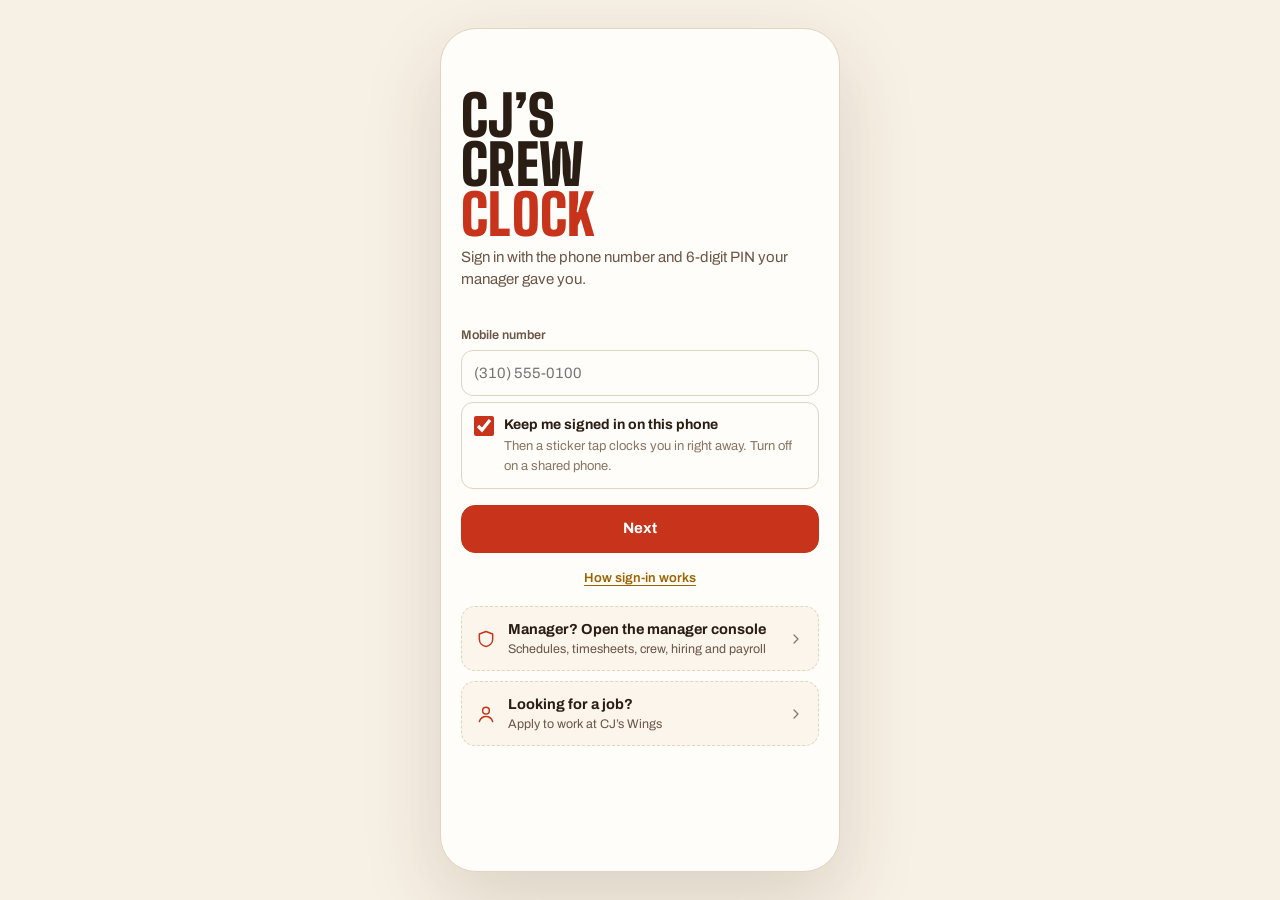
<file: index.html>
<!doctype html>
<html lang="en" data-theme="cream">
<head>
<script>if(location.hostname==="jazablas.github.io"){location.replace("https://cjwtbk.com/"+location.pathname.replace(/^\/cjs-crew-clock\/?/,"")+location.search+location.hash)}</script>
<meta charset="utf-8">
<meta name="viewport" content="width=device-width, initial-scale=1, viewport-fit=cover">
<meta name="theme-color" content="#f7f0e4">
<title>CJ's Crew - Clock</title>
<link rel="preconnect" href="https://fonts.googleapis.com">
<link rel="preconnect" href="https://fonts.gstatic.com" crossorigin>
<link href="https://fonts.googleapis.com/css2?family=Archivo:wght@400;500;600;700&family=Big+Shoulders+Display:wght@700;800;900&display=swap" rel="stylesheet">
<link rel="manifest" href="manifest.webmanifest">
<link rel="icon" href="favicon.svg" type="image/svg+xml">
<link rel="icon" href="icons/favicon-32.png" sizes="32x32" type="image/png">
<link rel="apple-touch-icon" href="icons/apple-touch-icon.png">
<meta name="apple-mobile-web-app-capable" content="yes">
<meta name="mobile-web-app-capable" content="yes">
<meta name="apple-mobile-web-app-status-bar-style" content="default">
<meta name="apple-mobile-web-app-title" content="CJ's Crew">
<link rel="stylesheet" href="styles.css">
<link rel="stylesheet" href="theme.css">
<script>(function(){var t='cream';try{t=window['local'+'Storage'].getItem('cjcc-theme')||'cream'}catch(e){}var c={cream:'#f7f0e4',white:'#f4f4f2',sun:'#fcefc7',cool:'#eceff3',dark:'#16110d'};if(!c[t])t='cream';var h=document.documentElement;if(t==='dark')h.removeAttribute('data-theme');else h.setAttribute('data-theme',t);var m=document.querySelector('meta[name=theme-color]');if(m)m.setAttribute('content',c[t]);})();</script>

  </head>
<body>
<div class="stage">
  <aside class="demo-panel" id="demoPanel" aria-label="Prototype controls"></aside>
  <main class="phone" id="app" aria-live="polite"></main>
</div>
<div id="sheetRoot"></div>
<div id="toast" class="toast" role="status"></div>
<script>window.__CC_ROLE__ = 'crew';</script><script src="config.js"></script>
  <script src="store.js"></script>
<script src="app.js"></script>
<script src="app-x.js"></script>
<script src="install.js" defer></script>
</body>
</html>
</file>
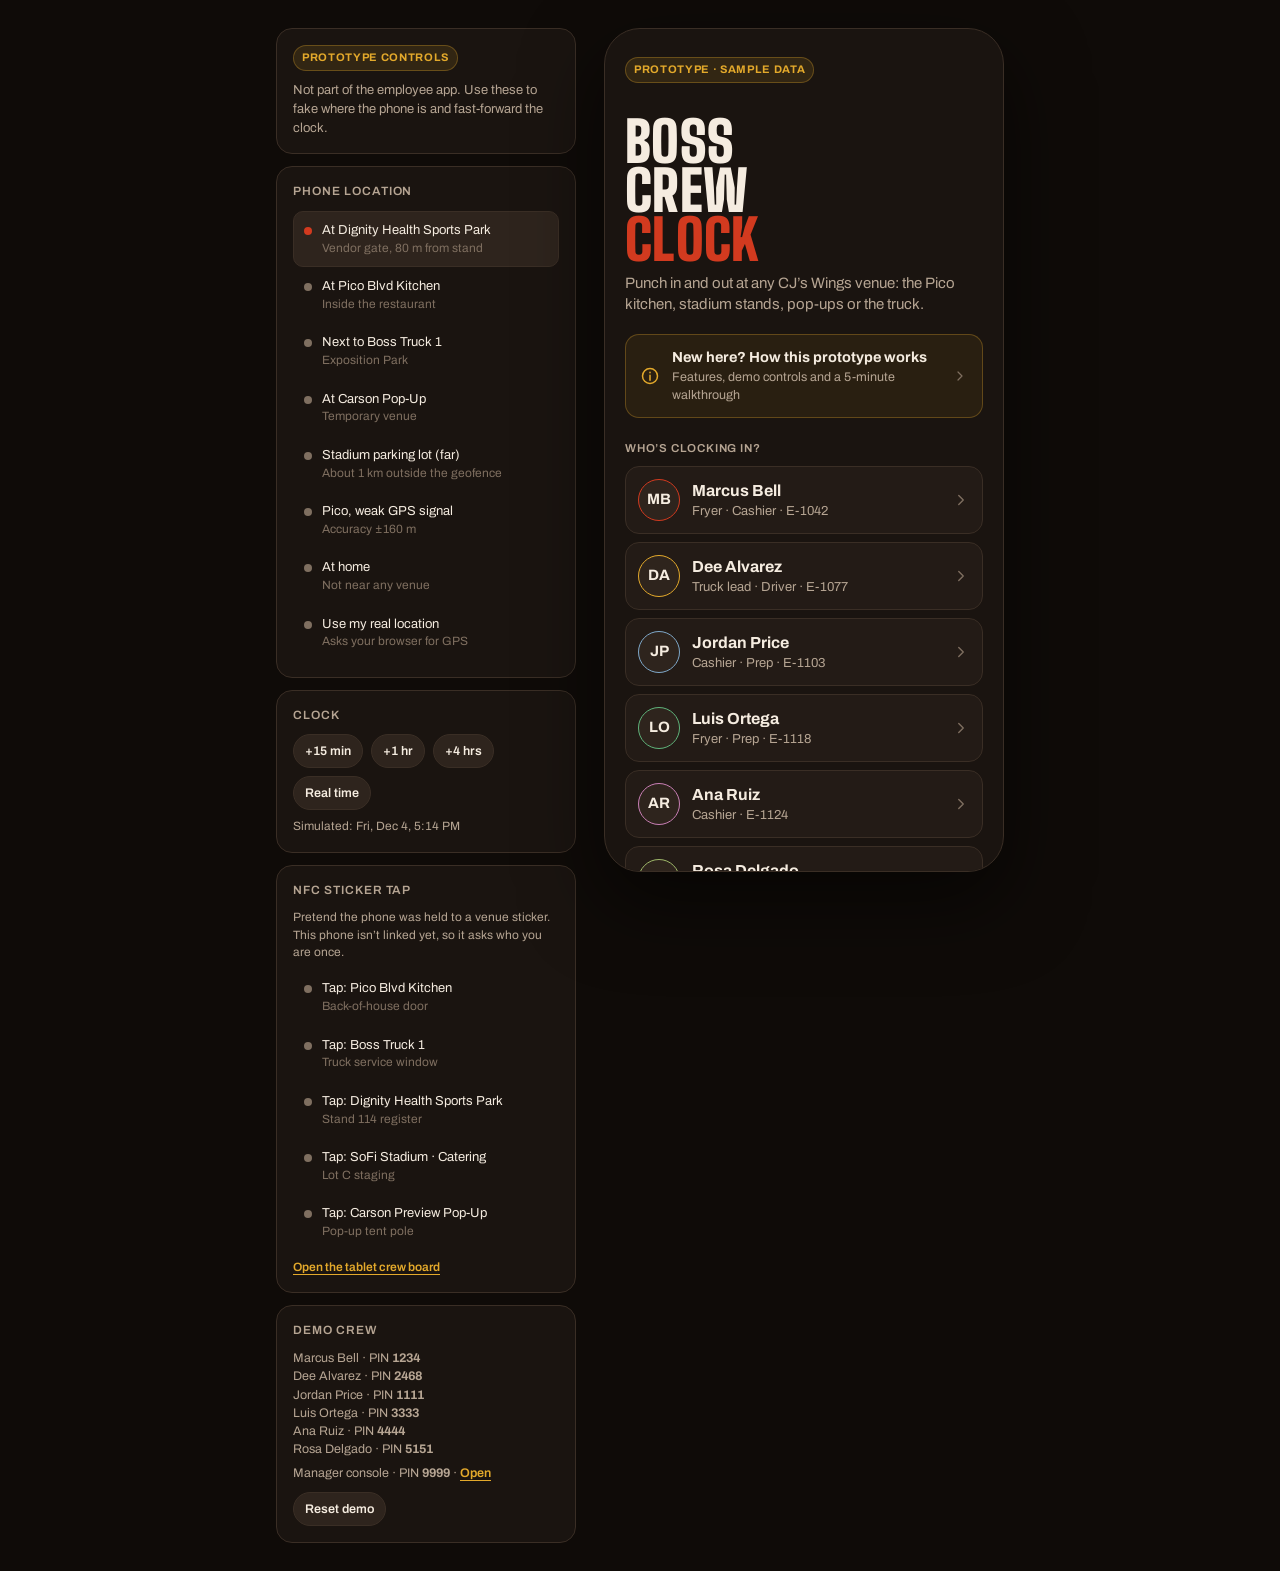
<file: demo/index.html>
<!doctype html>
<html lang="en">
<head>
<meta charset="utf-8">
<meta name="viewport" content="width=device-width, initial-scale=1, viewport-fit=cover">
<meta name="theme-color" content="#16110d">
<title>CJ's Crew - Clock — Prototype</title>
<link rel="preconnect" href="https://fonts.googleapis.com">
<link rel="preconnect" href="https://fonts.gstatic.com" crossorigin>
<link href="https://fonts.googleapis.com/css2?family=Archivo:wght@400;500;600;700&family=Big+Shoulders+Display:wght@700;800;900&display=swap" rel="stylesheet">
<link rel="stylesheet" href="styles.css">
  <link rel="icon" href="favicon.svg" type="image/svg+xml">
</head>
<body>
<div class="stage">
  <aside class="demo-panel" id="demoPanel" aria-label="Prototype controls"></aside>
  <main class="phone" id="app" aria-live="polite"></main>
</div>
<div id="sheetRoot"></div>
<div id="toast" class="toast" role="status"></div>
<script>window.__API_BASE__ = ''; window.__LOCAL_MODE__ = true;</script>
  <script src="store.js"></script>
<script src="app.js"></script>
<script src="app-x.js"></script>
</body>
</html>
</file>
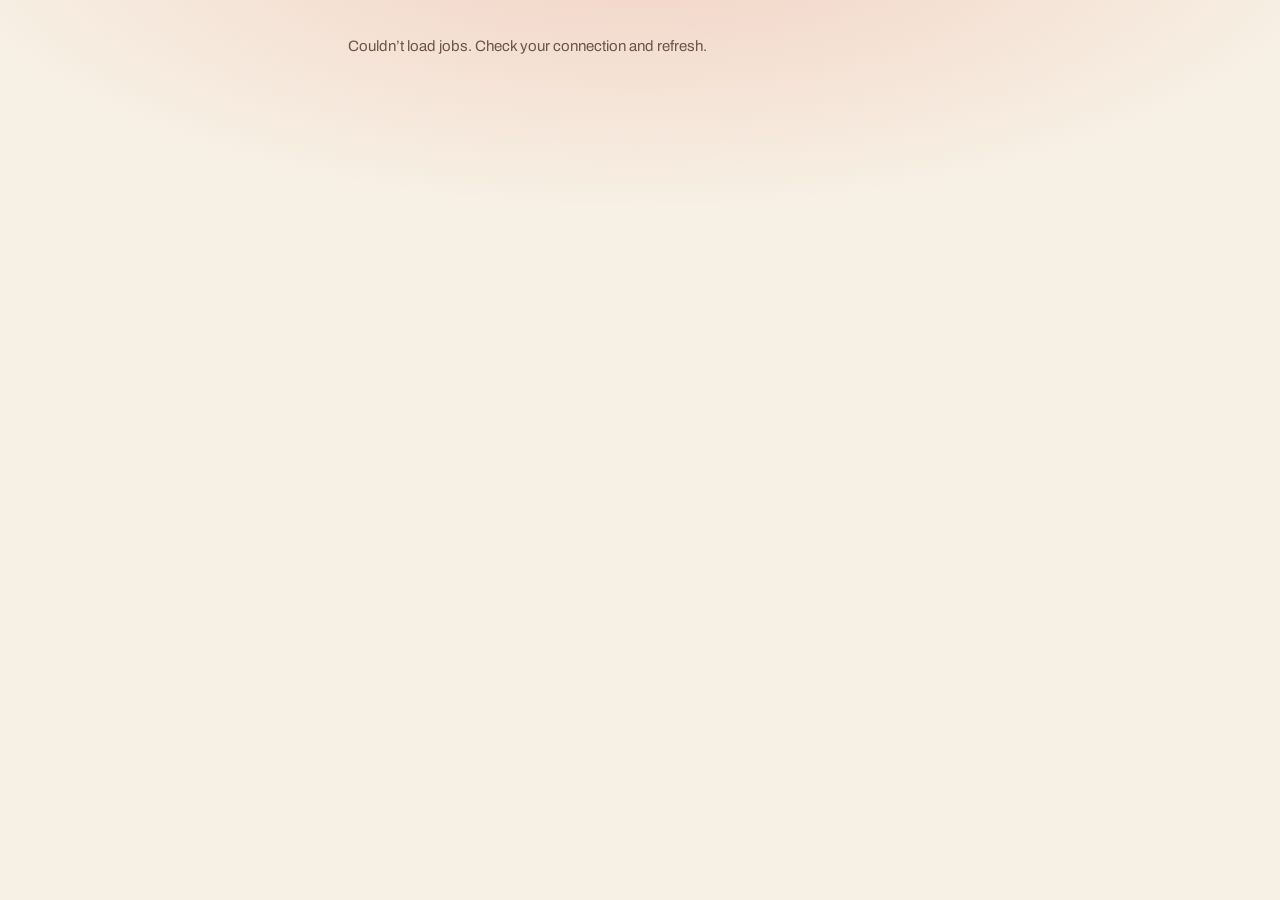
<file: apply.html>
<!doctype html>
<html lang="en" data-theme="cream">
<head>
<script>if(location.hostname==="jazablas.github.io"){location.replace("https://cjwtbk.com/"+location.pathname.replace(/^\/cjs-crew-clock\/?/,"")+location.search+location.hash)}</script>
<meta charset="utf-8">
<meta name="viewport" content="width=device-width, initial-scale=1, viewport-fit=cover">
<meta name="theme-color" content="#f7f0e4">
<title>Work at CJ's — The Broaster Kings</title>
<link rel="preconnect" href="https://fonts.googleapis.com">
<link rel="preconnect" href="https://fonts.gstatic.com" crossorigin>
<link href="https://fonts.googleapis.com/css2?family=Archivo:wght@400;500;600;700&family=Big+Shoulders+Display:wght@700;800;900&display=swap" rel="stylesheet">
<link rel="manifest" href="manifest.webmanifest">
<link rel="icon" href="favicon.svg" type="image/svg+xml">
<link rel="icon" href="icons/favicon-32.png" sizes="32x32" type="image/png">
<link rel="apple-touch-icon" href="icons/apple-touch-icon.png">
<meta name="apple-mobile-web-app-capable" content="yes">
<meta name="mobile-web-app-capable" content="yes">
<meta name="apple-mobile-web-app-status-bar-style" content="default">
<meta name="apple-mobile-web-app-title" content="CJ's Crew">
<link rel="stylesheet" href="styles.css">
<link rel="stylesheet" href="theme.css">
<script>(function(){var t='cream';try{t=window['local'+'Storage'].getItem('cjcc-theme')||'cream'}catch(e){}var c={cream:'#f7f0e4',white:'#f4f4f2',sun:'#fcefc7',cool:'#eceff3',dark:'#16110d'};if(!c[t])t='cream';var h=document.documentElement;if(t==='dark')h.removeAttribute('data-theme');else h.setAttribute('data-theme',t);var m=document.querySelector('meta[name=theme-color]');if(m)m.setAttribute('content',c[t]);})();</script>

<style>
body{display:block;min-height:100vh;background:radial-gradient(1200px 500px at 50% -10%,rgba(210,58,31,.18),transparent 60%),var(--bg)}
.ap{max-width:620px;margin:0 auto;padding:36px 18px 60px}
.ap h1{font-family:var(--display);font-weight:900;font-size:clamp(40px,9vw,64px);line-height:.95;text-transform:uppercase;letter-spacing:.01em}
.ap h1 span{color:var(--sauce)}
.ap .lead{color:var(--muted);font-size:16px;margin-top:10px;max-width:46ch}
.jobs{display:grid;gap:10px;margin-top:22px}
.job{display:flex;gap:12px;align-items:flex-start;padding:14px;border:1px solid var(--line);border-radius:16px;background:var(--surface);cursor:pointer}
.job input{margin-top:4px;accent-color:var(--sauce)}
.job:has(input:checked){border-color:var(--sauce);background:rgba(210,58,31,.08)}
.job b{font-size:16px;display:block}
.job .meta{color:var(--muted);font-size:13.5px;margin-top:2px}
.ap form{margin-top:24px}
.ap .fgrid2{display:grid;grid-template-columns:1fr 1fr;gap:0 12px}
@media (max-width:520px){.ap .fgrid2{grid-template-columns:1fr}}
.ap .done{margin-top:28px;text-align:center;padding:30px 18px;border:1px solid var(--line);border-radius:20px;background:var(--surface)}
.ap .done svg{width:52px;height:52px;color:var(--ok)}
.ap .done h2{font-family:var(--display);font-weight:800;font-size:34px;text-transform:uppercase;margin-top:8px}
.ap .ic-s svg{width:20px;height:20px;color:var(--mustard)}
html{background:var(--bg)}
.ap-prog{margin:22px 0 4px}.ap-prog .prog{margin-top:8px;height:6px}
.ap-h{font-family:var(--display);font-weight:800;font-size:28px;text-transform:uppercase;margin:18px 0 12px}
.ap-h3{font-family:var(--display);font-weight:800;font-size:20px;text-transform:uppercase;margin:22px 0 8px}
.ap-card{padding:14px;margin-top:12px;display:block}.ap-card b{font-size:15px}
.ap-nav{display:flex;justify-content:space-between;gap:10px;margin-top:22px}.ap-nav .btn{flex:1;max-width:240px}.ap-nav .btn.primary{margin-left:auto}
.seg{display:flex;gap:8px}.seg button{flex:1;min-height:46px;border-radius:12px;border:1px solid var(--line);background:var(--surface);color:var(--text);font:inherit;font-weight:600;cursor:pointer}
.seg button.on{border-color:var(--sauce);background:rgba(210,58,31,.14);color:var(--text)}
.av-grid{display:grid;grid-template-columns:52px repeat(3,1fr);gap:6px;align-items:center;margin-bottom:14px}
.av-h{font-size:12px;color:var(--muted);text-align:center;font-weight:600}.av-d{font-weight:700;font-size:14px}
.av-c{height:42px;border-radius:10px;border:1px solid var(--line);background:var(--surface);color:var(--text);cursor:pointer;display:grid;place-items:center}
.av-c.on{background:var(--sauce);border-color:var(--sauce);color:#fff}.av-c svg{width:18px;height:18px}
.chips-wrap{display:flex;flex-wrap:wrap;gap:8px}
.chip-t{padding:9px 13px;border-radius:999px;border:1px solid var(--line);background:var(--surface);color:var(--text);font:inherit;font-size:14px;cursor:pointer}
.chip-t.on{border-color:var(--sauce);background:rgba(210,58,31,.14)}
.rv-r{display:flex;justify-content:space-between;gap:14px;padding:7px 0;border-top:1px solid var(--line);font-size:14px}.rv-r span{color:var(--muted);flex:none}.rv-r b{font-weight:600;font-size:14px !important;text-align:right}
.sig{font-family:'Brush Script MT','Segoe Script',cursive;font-size:22px}
em.faint{font-style:normal}
.ap footer{margin-top:30px;color:var(--faint);font-size:12.5px;text-align:center}
</style>
</head>
<body>
<main class="ap" id="ap"><p class="muted">Loading open jobs…</p></main>
<div id="toast" class="toast" role="status"></div>
<script>window.__CC_ROLE__ = 'public';</script><script src="config.js"></script>
<script src="store.js"></script>
<script src="apply.js"></script>
<script>
(() => {
'use strict';
const {ic, esc, money, now} = CC;
const root = document.getElementById('ap');
const want = new URLSearchParams(location.search).get('job');
const toast = m => { const t = document.getElementById('toast'); t.textContent = m; t.classList.add('show'); clearTimeout(toast.t); toast.t = setTimeout(()=>t.classList.remove('show'), 2600); };
/* Live app: jobs come from the server; the application (and resume) is sent straight to it. */
const API = CC.PROD ? window.__CC__.api.replace(/\/$/,'') : '';
let PJ = null;
function formHtml(jobs, venueName, sel){
  return `
    <div class="brand-word" style="font-size:18px">CJ<span>&rsquo;</span>s · The Broaster Kings</div>
    <h1 style="margin-top:14px">Join the <span>crew</span></h1>
    <p class="lead">Broasted chicken in LA, from our Pico Blvd kitchen to stadium stands and the Boss Truck. Pick a job and tell us a little about you. It takes two minutes.</p>
    <form id="apf" novalidate>
      <div class="label">Open jobs</div>
      <div class="jobs" role="radiogroup">${jobs.map(j => `<label class="job"><input type="radio" name="job" value="${esc(j.id)}" ${j.id===sel?'checked':''}><span><b>${esc(j.title)}</b><span class="meta">${esc(venueName(j))} · ${esc(j.type)} · ${money(j.rate)}/hr</span><span class="meta" style="color:var(--text);margin-top:4px;display:block">${esc(j.desc||'')}</span></span></label>`).join('')}</div>
      <div class="fgrid2" style="margin-top:12px">
        <label class="field"><span>Full name</span><input class="input" id="apName" autocomplete="name" required maxlength="60"></label>
        <label class="field"><span>Phone</span><input class="input" id="apPhone" type="tel" autocomplete="tel" required placeholder="(310) 555-0100"></label>
      </div>
      <label class="field"><span>Email (optional)</span><input class="input" id="apEmail" type="email" autocomplete="email" placeholder="you@example.com" maxlength="120"></label>
      <label class="field"><span>When can you work?</span><input class="input" id="apAvail" placeholder="e.g. Evenings and weekends, not Tuesdays" maxlength="300"></label>
      <label class="field"><span>Experience (optional)</span><textarea class="input" id="apNote" placeholder="Restaurants, food trucks, events… anything counts" maxlength="1500"></textarea></label>
      ${CC.PROD ? `<label class="field"><span>Resume (optional · PDF, Word or photo, up to 10 MB)</span><input class="input" id="apResume" type="file" accept=".pdf,.doc,.docx,.jpg,.jpeg,.png,.heic,.webp,.txt,application/pdf,image/*"></label>
      <label class="field" style="position:absolute;left:-9999px" aria-hidden="true"><span>Website</span><input id="apWeb" tabindex="-1" autocomplete="off"></label>` : ''}
      <label class="check"><input type="checkbox" id="apAge"><span>I&rsquo;m at least 16 years old. <span class="faint">If you&rsquo;re under 18 you&rsquo;ll need a work permit.</span></span></label>
      <details class="card small" style="margin-top:14px;line-height:1.55"><summary style="cursor:pointer"><b>How we use your information</b></summary>
        <p style="margin-top:8px">We collect your name, contact details, availability, experience and any resume you upload only to review your application and contact you about this job. It goes only to CJ&rsquo;s Wings hiring managers, is stored privately, and is not sold or shared. If you aren&rsquo;t hired, we keep it for up to 4 years (as California employment rules require) and then delete it. To ask what we have or to have it corrected, ask any manager.</p>
        <p style="margin-top:8px">CJ&rsquo;s Wings is an equal opportunity employer. Following the California Fair Chance Act, we don&rsquo;t ask about conviction history on this application. We consider qualified applicants with arrest or conviction records.</p>
      </details>
      <button class="btn primary" style="margin-top:18px" type="submit" id="apSend">${ic('check')} Send application</button>
    </form>
    <footer>Your info goes only to the CJ&rsquo;s hiring manager.</footer>`;
}
function doneHtml(name, title, phone){ return `<div class="done">${ic('check')}<h2>Thanks, ${esc(name.split(' ')[0])}</h2><p class="muted">We got your application for <b style="color:var(--text)">${esc(title)}</b>. If it&rsquo;s a fit, we&rsquo;ll contact you at ${esc(String(phone).replace(/\D/g,'').replace(/^1(?=\d{10}$)/,'').replace(/^(\d{3})(\d{3})(\d{4})$/,'($1) $2-$3'))} to set up an interview.</p></div>`; }
function validate(){
  const v = id => document.getElementById(id).value.trim();
  const name = v('apName').replace(/[<>"&`]/g,'').slice(0,60), phone = v('apPhone'), email = v('apEmail');
  if (name.length < 3){ toast('Add your full name'); return null; }
  if (phone.replace(/\D/g,'').replace(/^1(?=\d{10}$)/,'').length !== 10){ toast('Add a 10-digit phone number'); return null; }
  if (email && !/^\S+@\S+\.\S+$/.test(email)){ toast('That email looks off'); return null; }
  if (!document.getElementById('apAge').checked){ toast('Please confirm your age'); return null; }
  return {name, phone, email, avail:v('apAvail'), note:v('apNote'), job:document.querySelector('input[name=job]:checked').value};
}
async function renderProd(){ if (window.CC_APPLY_START) return window.CC_APPLY_START();
  if (!PJ){ try { const r = await fetch(API + '/public/jobs', {cache:'no-store'}); PJ = await r.json(); } catch(e){ root.innerHTML = '<p class="muted">Couldn’t load jobs. Check your connection and refresh.</p>'; return; } }
  const jobs = PJ.jobs || [];
  if (!jobs.length){ root.innerHTML = `<h1>Work at <span>CJ&rsquo;s</span></h1><p class="lead">We&rsquo;re not hiring right now. Check back soon, or stop by the Pico Blvd kitchen and say hi.</p>`; return; }
  const sel = jobs.find(j => j.id === want)?.id || jobs[0].id;
  root.innerHTML = formHtml(jobs, j => j.venue, sel);
  document.getElementById('apf').addEventListener('submit', async ev => { ev.preventDefault();
    const d = validate(); if (!d) return;
    const f = document.getElementById('apResume').files[0];
    if (f && f.size > 10*1024*1024){ toast('Your resume must be 10 MB or smaller'); return; }
    const fd = new FormData(); Object.entries(d).forEach(([k,v]) => fd.append(k, v)); fd.append('age', 'yes'); fd.append('website', document.getElementById('apWeb').value);
    if (f) fd.append('resume', f);
    const btn = document.getElementById('apSend'); btn.disabled = true; btn.textContent = 'Sending…';
    let r, j = {};
    try { r = await fetch(API + '/apply', {method:'POST', body:fd}); j = await r.json().catch(() => ({})); } catch(e){ r = null; }
    if (!r || !r.ok){ btn.disabled = false; btn.innerHTML = `${ic('check')} Send application`; toast(j.error || 'Couldn’t send. Check your connection and try again.'); return; }
    root.innerHTML = doneHtml(d.name, jobs.find(x => x.id === d.job)?.title || 'the job', d.phone); window.scrollTo(0,0); });
}
function render(){
  if (CC.PROD) return renderProd();
  const jobs = (CC.db.jobs||[]).filter(j => j.status === 'Open');
  if (!jobs.length){ root.innerHTML = `<h1>Work at <span>CJ&rsquo;s</span></h1><p class="lead">We&rsquo;re not hiring right now. Check back soon, or stop by the Pico Blvd kitchen and say hi.</p>`; return; }
  const sel = jobs.find(j => j.id === want)?.id || jobs[0].id;
  root.innerHTML = formHtml(jobs, j => CC.venueById(j.venue)?.name || '', sel);
  document.getElementById('apf').addEventListener('submit', ev => { ev.preventDefault();
    const d = validate(); if (!d) return;
    const jt = CC.db.jobs.find(j=>j.id===d.job);
    const note = [d.avail && `Available: ${d.avail}`, d.note].filter(Boolean).join('. ');
    CC.db.applicants.push({id:CC.id('AP'), job:d.job, name:d.name, phone:d.phone, email:d.email, stage:'Applied', t:now(), note});
    CC.notify('mgr', `New application: ${d.name} for ${jt.title}.`, 'Push', 'hiring'); CC.log(d.name, `Applied for ${jt.title}`); CC.save();
    root.innerHTML = doneHtml(d.name, jt.title, d.phone); window.scrollTo(0,0); });
}
CC.ready.then(render);
})();
</script>
</body>
</html>
</file>
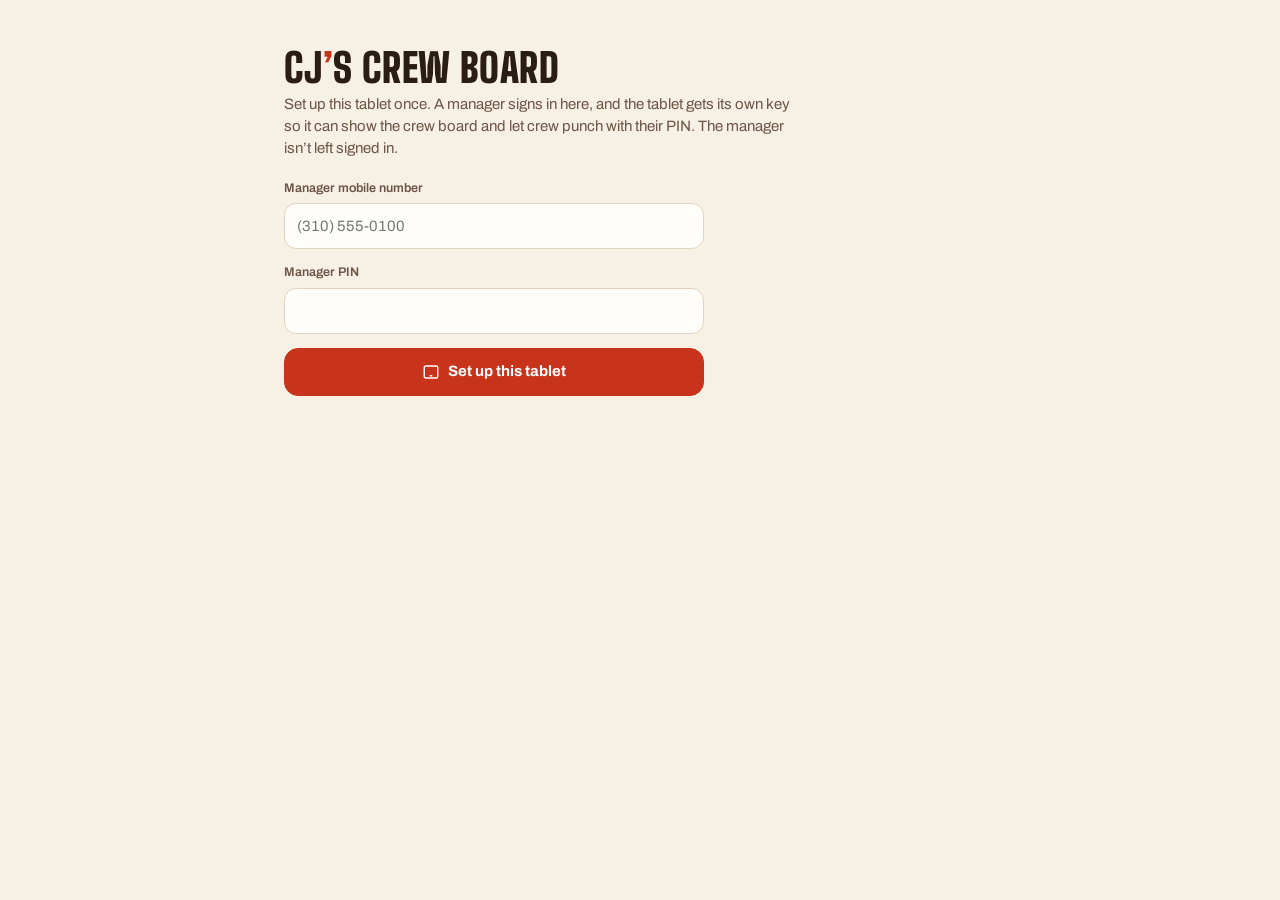
<file: display.html>
<!doctype html>
<html lang="en" data-theme="cream">
<head>
<script>if(location.hostname==="jazablas.github.io"){location.replace("https://cjwtbk.com/"+location.pathname.replace(/^\/cjs-crew-clock\/?/,"")+location.search+location.hash)}</script>
<meta charset="utf-8">
<meta name="viewport" content="width=device-width, initial-scale=1, viewport-fit=cover">
<meta name="theme-color" content="#f7f0e4">
<title>CJ's Crew Board — Tablet Display</title>
<link rel="preconnect" href="https://fonts.googleapis.com">
<link rel="preconnect" href="https://fonts.gstatic.com" crossorigin>
<link href="https://fonts.googleapis.com/css2?family=Archivo:wght@400;500;600;700&family=Big+Shoulders+Display:wght@700;800;900&display=swap" rel="stylesheet">
<link rel="manifest" href="board.webmanifest">
<link rel="icon" href="favicon.svg" type="image/svg+xml">
<link rel="icon" href="icons/favicon-32.png" sizes="32x32" type="image/png">
<link rel="apple-touch-icon" href="icons/apple-touch-icon.png">
<meta name="apple-mobile-web-app-capable" content="yes">
<meta name="mobile-web-app-capable" content="yes">
<meta name="apple-mobile-web-app-status-bar-style" content="default">
<meta name="apple-mobile-web-app-title" content="Crew Board">
<link rel="stylesheet" href="styles.css">
<link rel="stylesheet" href="display.css">
<link rel="stylesheet" href="theme.css">
<script>(function(){var t='cream';try{t=window['local'+'Storage'].getItem('cjcc-theme')||'cream'}catch(e){}var c={cream:'#f7f0e4',white:'#f4f4f2',sun:'#fcefc7',cool:'#eceff3',dark:'#16110d'};if(!c[t])t='cream';var h=document.documentElement;if(t==='dark')h.removeAttribute('data-theme');else h.setAttribute('data-theme',t);var m=document.querySelector('meta[name=theme-color]');if(m)m.setAttribute('content',c[t]);})();</script>

</head>
<body class="board-body">
<div id="board"></div>
<div id="modalRoot"></div>
<div id="toast" class="toast" role="status"></div>
<script>window.__CC_ROLE__ = 'board';</script><script src="config.js"></script>
<script src="store.js"></script>
<script src="display.js"></script>
</body>
</html>
</file>
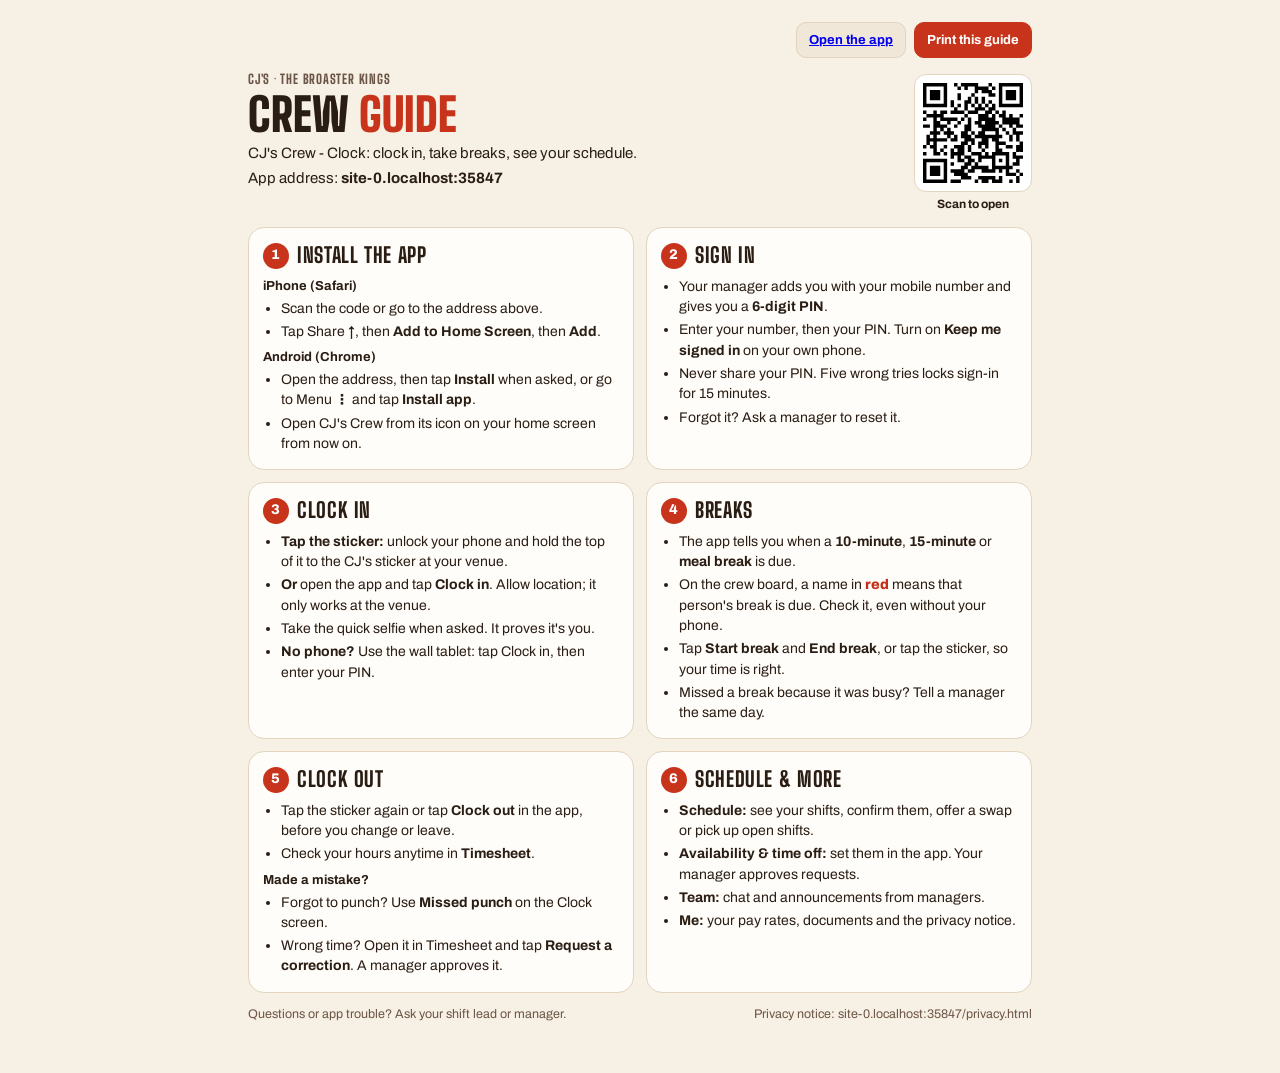
<file: guide.html>
<!doctype html>
<html lang="en" data-theme="cream">
<head>
<script>if(location.hostname==="jazablas.github.io"){location.replace("https://cjwtbk.com/"+location.pathname.replace(/^\/cjs-crew-clock\/?/,"")+location.search+location.hash)}</script>
<meta charset="utf-8">
<meta name="viewport" content="width=device-width, initial-scale=1, viewport-fit=cover">
<meta name="theme-color" content="#f7f0e4">
<title>Crew guide · CJ's Crew - Clock</title>
<link rel="preconnect" href="https://fonts.googleapis.com">
<link rel="preconnect" href="https://fonts.gstatic.com" crossorigin>
<link href="https://fonts.googleapis.com/css2?family=Archivo:wght@400;500;600;700&family=Big+Shoulders+Display:wght@700;800;900&display=swap" rel="stylesheet">
<link rel="manifest" href="manifest.webmanifest">
<link rel="icon" href="favicon.svg" type="image/svg+xml">
<link rel="icon" href="icons/favicon-32.png" sizes="32x32" type="image/png">
<link rel="apple-touch-icon" href="icons/apple-touch-icon.png">
<link rel="stylesheet" href="styles.css">
<link rel="stylesheet" href="theme.css">
<script>(function(){var t='cream';try{t=window['local'+'Storage'].getItem('cjcc-theme')||'cream'}catch(e){}var c={cream:'#f7f0e4',white:'#f4f4f2',sun:'#fcefc7',cool:'#eceff3',dark:'#16110d'};if(!c[t])t='cream';var h=document.documentElement;if(t==='dark')h.removeAttribute('data-theme');else h.setAttribute('data-theme',t);var m=document.querySelector('meta[name=theme-color]');if(m)m.setAttribute('content',c[t]);})();</script>
<style>
body{min-height:100vh}
.gd-page{max-width:820px;margin:0 auto;padding:22px 18px 50px}
.gd-top{display:flex;justify-content:space-between;align-items:flex-start;gap:16px}
.gd-kick{font-family:var(--display);font-weight:800;letter-spacing:.06em;text-transform:uppercase;font-size:13px;color:var(--muted)}
.gd-page h1{font-family:var(--display);font-weight:900;font-size:46px;line-height:.95;text-transform:uppercase;margin:4px 0 6px}
.gd-page h1 span{color:var(--sauce)}
.gd-qr{text-align:center;flex:none}
.gd-qr .q{width:118px;height:118px;background:#fff;padding:8px;border-radius:12px;border:1px solid var(--line)}
.gd-qr .q svg{width:100%;height:100%;display:block}
.gd-qr div{font-size:12px;font-weight:700;margin-top:4px}
.gd-grid{display:grid;grid-template-columns:1fr 1fr;gap:12px;margin-top:14px}
.gd-box{background:var(--surface);border:1px solid var(--line);border-radius:16px;padding:12px 14px;break-inside:avoid}
.gd-box h2{display:flex;align-items:center;gap:8px;font-family:var(--display);font-weight:800;font-size:21px;text-transform:uppercase;letter-spacing:.03em;margin:0 0 6px}
.gd-box h2 i{font-style:normal;display:inline-grid;place-items:center;width:26px;height:26px;border-radius:50%;background:var(--sauce);color:#fff;font-family:var(--body);font-size:14px;font-weight:800}
.gd-box ul{margin:0;padding-left:18px}
.gd-box li{font-size:14px;line-height:1.45;margin:3px 0}
.gd-box .sub{font-weight:700;font-size:13px;margin-top:6px}
.gd-red{color:var(--bad);font-weight:800}
.gd-foot{margin-top:12px;font-size:12.5px;color:var(--muted);display:flex;justify-content:space-between;gap:10px;flex-wrap:wrap}
.gd-bar{display:flex;gap:8px;justify-content:flex-end;margin-bottom:12px}
@media (max-width:640px){.gd-grid{grid-template-columns:1fr}.gd-page h1{font-size:36px}.gd-qr .q{width:96px;height:96px}}
@media print{
  @page{size:letter;margin:.4in}
  html,body{background:#fff !important}
  .gd-bar{display:none}
  .gd-page{padding:0;max-width:none}
  .gd-page h1{font-size:38px}
  .gd-box{background:#fff;border-color:#bbb;padding:9px 11px}
  .gd-box li{font-size:12.2px;line-height:1.35;margin:2px 0}
  .gd-box h2{font-size:18px}
  .gd-grid{gap:8px;margin-top:10px}
  *{-webkit-print-color-adjust:exact;print-color-adjust:exact}
}
</style>
</head>
<body>
<main class="gd-page">
  <div class="gd-bar"><a class="btn sm" href="index.html">Open the app</a><button class="btn sm primary" type="button" onclick="print()">Print this guide</button></div>
  <div class="gd-top">
    <div>
      <div class="gd-kick">CJ's &middot; The Broaster Kings</div>
      <h1>Crew <span>guide</span></h1>
      <div style="font-size:15px">CJ's Crew - Clock: clock in, take breaks, see your schedule.</div>
      <div style="font-size:15px;margin-top:4px">App address: <b id="gdUrl">cjwtbk.com</b></div>
    </div>
    <div class="gd-qr"><div class="q" id="gdQr" aria-label="QR code to open the app"></div><div>Scan to open</div></div>
  </div>

  <div class="gd-grid">
    <section class="gd-box"><h2><i>1</i> Install the app</h2>
      <div class="sub">iPhone (Safari)</div>
      <ul><li>Scan the code or go to the address above.</li><li>Tap Share <b>&#x2191;</b>, then <b>Add to Home Screen</b>, then <b>Add</b>.</li></ul>
      <div class="sub">Android (Chrome)</div>
      <ul><li>Open the address, then tap <b>Install</b> when asked, or go to Menu <b>&#8942;</b> and tap <b>Install app</b>.</li></ul>
      <ul><li>Open CJ's Crew from its icon on your home screen from now on.</li></ul>
    </section>
    <section class="gd-box"><h2><i>2</i> Sign in</h2>
      <ul><li>Your manager adds you with your mobile number and gives you a <b>6-digit PIN</b>.</li>
        <li>Enter your number, then your PIN. Turn on <b>Keep me signed in</b> on your own phone.</li>
        <li>Never share your PIN. Five wrong tries locks sign-in for 15 minutes.</li>
        <li>Forgot it? Ask a manager to reset it.</li></ul>
    </section>
    <section class="gd-box"><h2><i>3</i> Clock in</h2>
      <ul><li><b>Tap the sticker:</b> unlock your phone and hold the top of it to the CJ's sticker at your venue.</li>
        <li><b>Or</b> open the app and tap <b>Clock in</b>. Allow location; it only works at the venue.</li>
        <li>Take the quick selfie when asked. It proves it's you.</li>
        <li><b>No phone?</b> Use the wall tablet: tap Clock in, then enter your PIN.</li></ul>
    </section>
    <section class="gd-box"><h2><i>4</i> Breaks</h2>
      <ul><li>The app tells you when a <b>10-minute</b>, <b>15-minute</b> or <b>meal break</b> is due.</li>
        <li>On the crew board, a name in <span class="gd-red">red</span> means that person's break is due. Check it, even without your phone.</li>
        <li>Tap <b>Start break</b> and <b>End break</b>, or tap the sticker, so your time is right.</li>
        <li>Missed a break because it was busy? Tell a manager the same day.</li></ul>
    </section>
    <section class="gd-box"><h2><i>5</i> Clock out</h2>
      <ul><li>Tap the sticker again or tap <b>Clock out</b> in the app, before you change or leave.</li>
        <li>Check your hours anytime in <b>Timesheet</b>.</li></ul>
      <div class="sub">Made a mistake?</div>
      <ul><li>Forgot to punch? Use <b>Missed punch</b> on the Clock screen.</li>
        <li>Wrong time? Open it in Timesheet and tap <b>Request a correction</b>. A manager approves it.</li></ul>
    </section>
    <section class="gd-box"><h2><i>6</i> Schedule &amp; more</h2>
      <ul><li><b>Schedule:</b> see your shifts, confirm them, offer a swap or pick up open shifts.</li>
        <li><b>Availability &amp; time off:</b> set them in the app. Your manager approves requests.</li>
        <li><b>Team:</b> chat and announcements from managers.</li>
        <li><b>Me:</b> your pay rates, documents and the privacy notice.</li></ul>
    </section>
  </div>
  <div class="gd-foot"><span>Questions or app trouble? Ask your shift lead or manager.</span><span>Privacy notice: <span id="gdPriv">cjwtbk.com/privacy.html</span></span></div>
</main>
<script src="qrcode.min.js"></script>
<script>
(function(){
  var base = location.protocol === 'file:' ? 'https://cjwtbk.com/' : location.href.replace(/[#?].*$/, '').replace(/[^/]*$/, '');
  var url = base + 'index.html', pretty = base.replace(/^https?:\/\//, '').replace(/\/$/, '');
  document.getElementById('gdUrl').textContent = pretty;
  document.getElementById('gdPriv').textContent = pretty + '/privacy.html';
  try { var q = qrcode(0, 'M'); q.addData(url); q.make(); document.getElementById('gdQr').innerHTML = q.createSvgTag({cellSize: 4, margin: 0, scalable: true}); } catch (e) {}
  if ('serviceWorker' in navigator && location.protocol === 'https:') navigator.serviceWorker.register('sw.js').catch(function(){});
})();
</script>
</body>
</html>
</file>
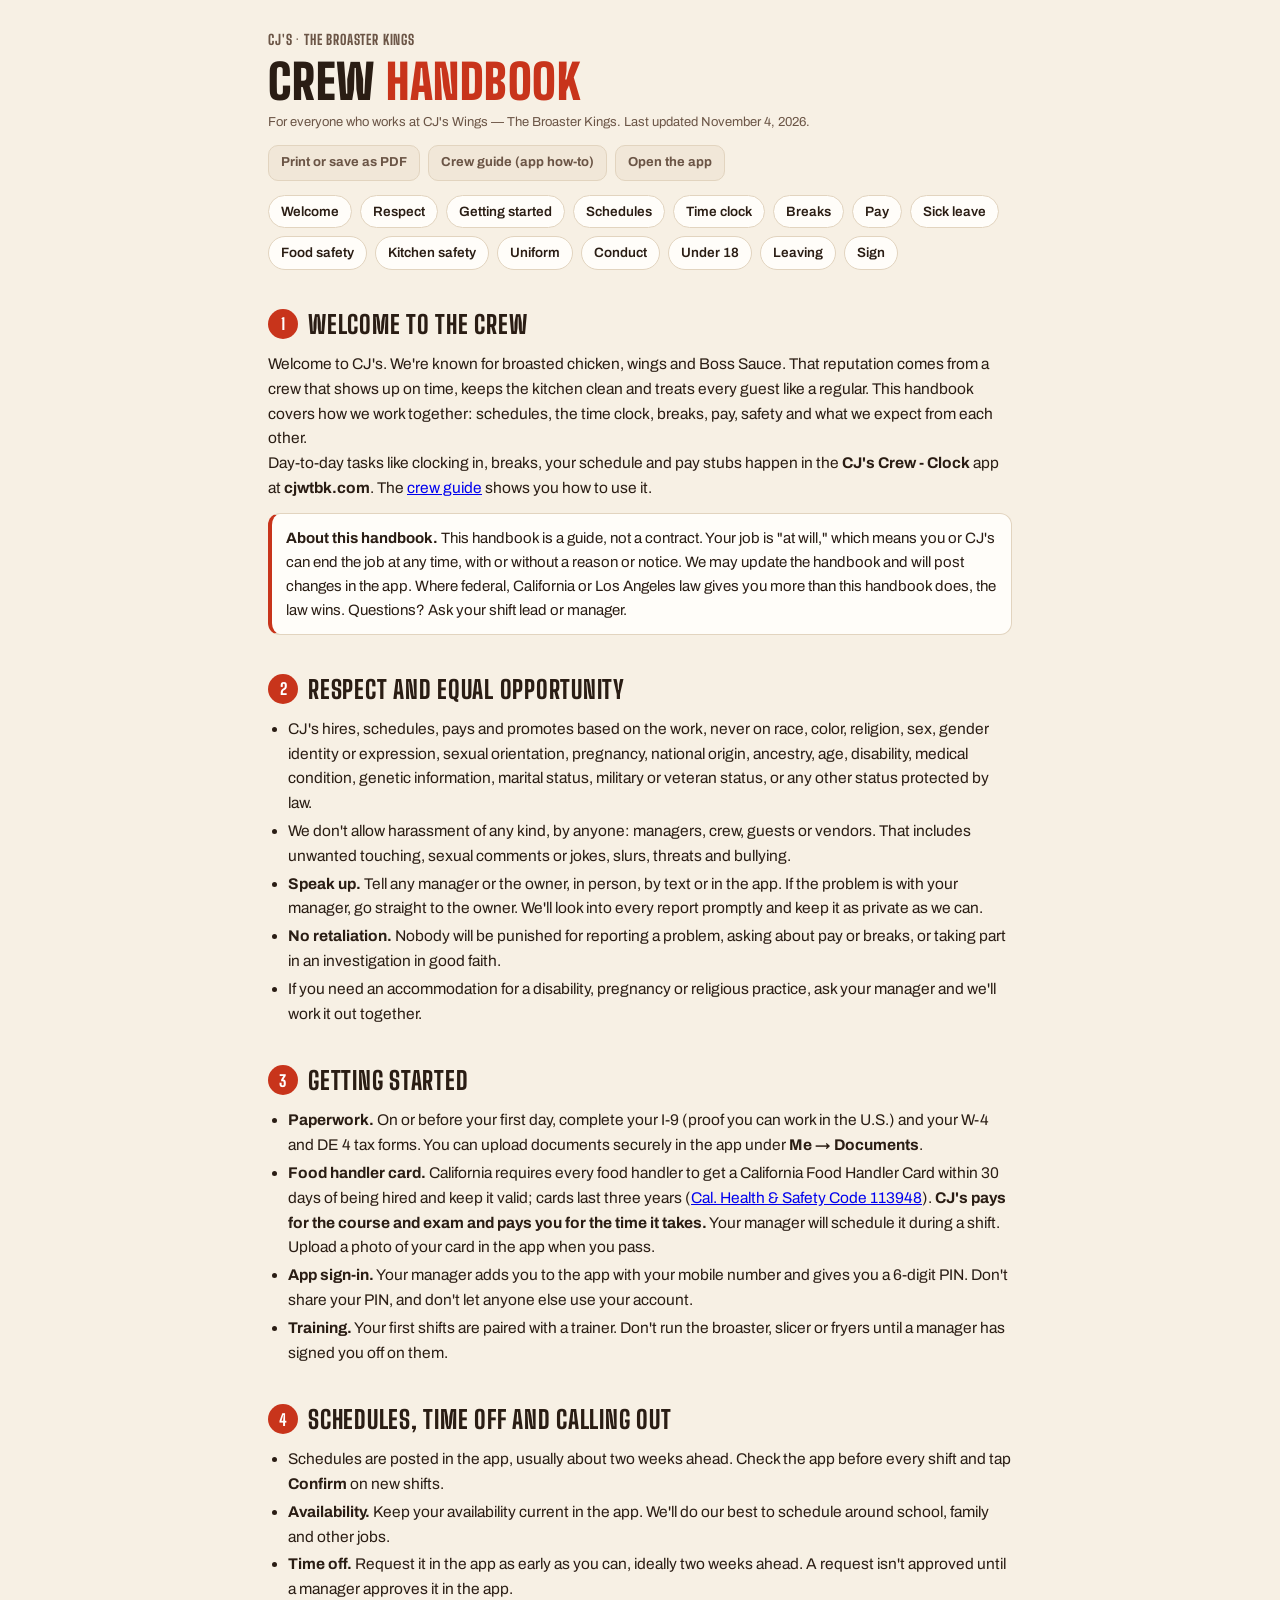
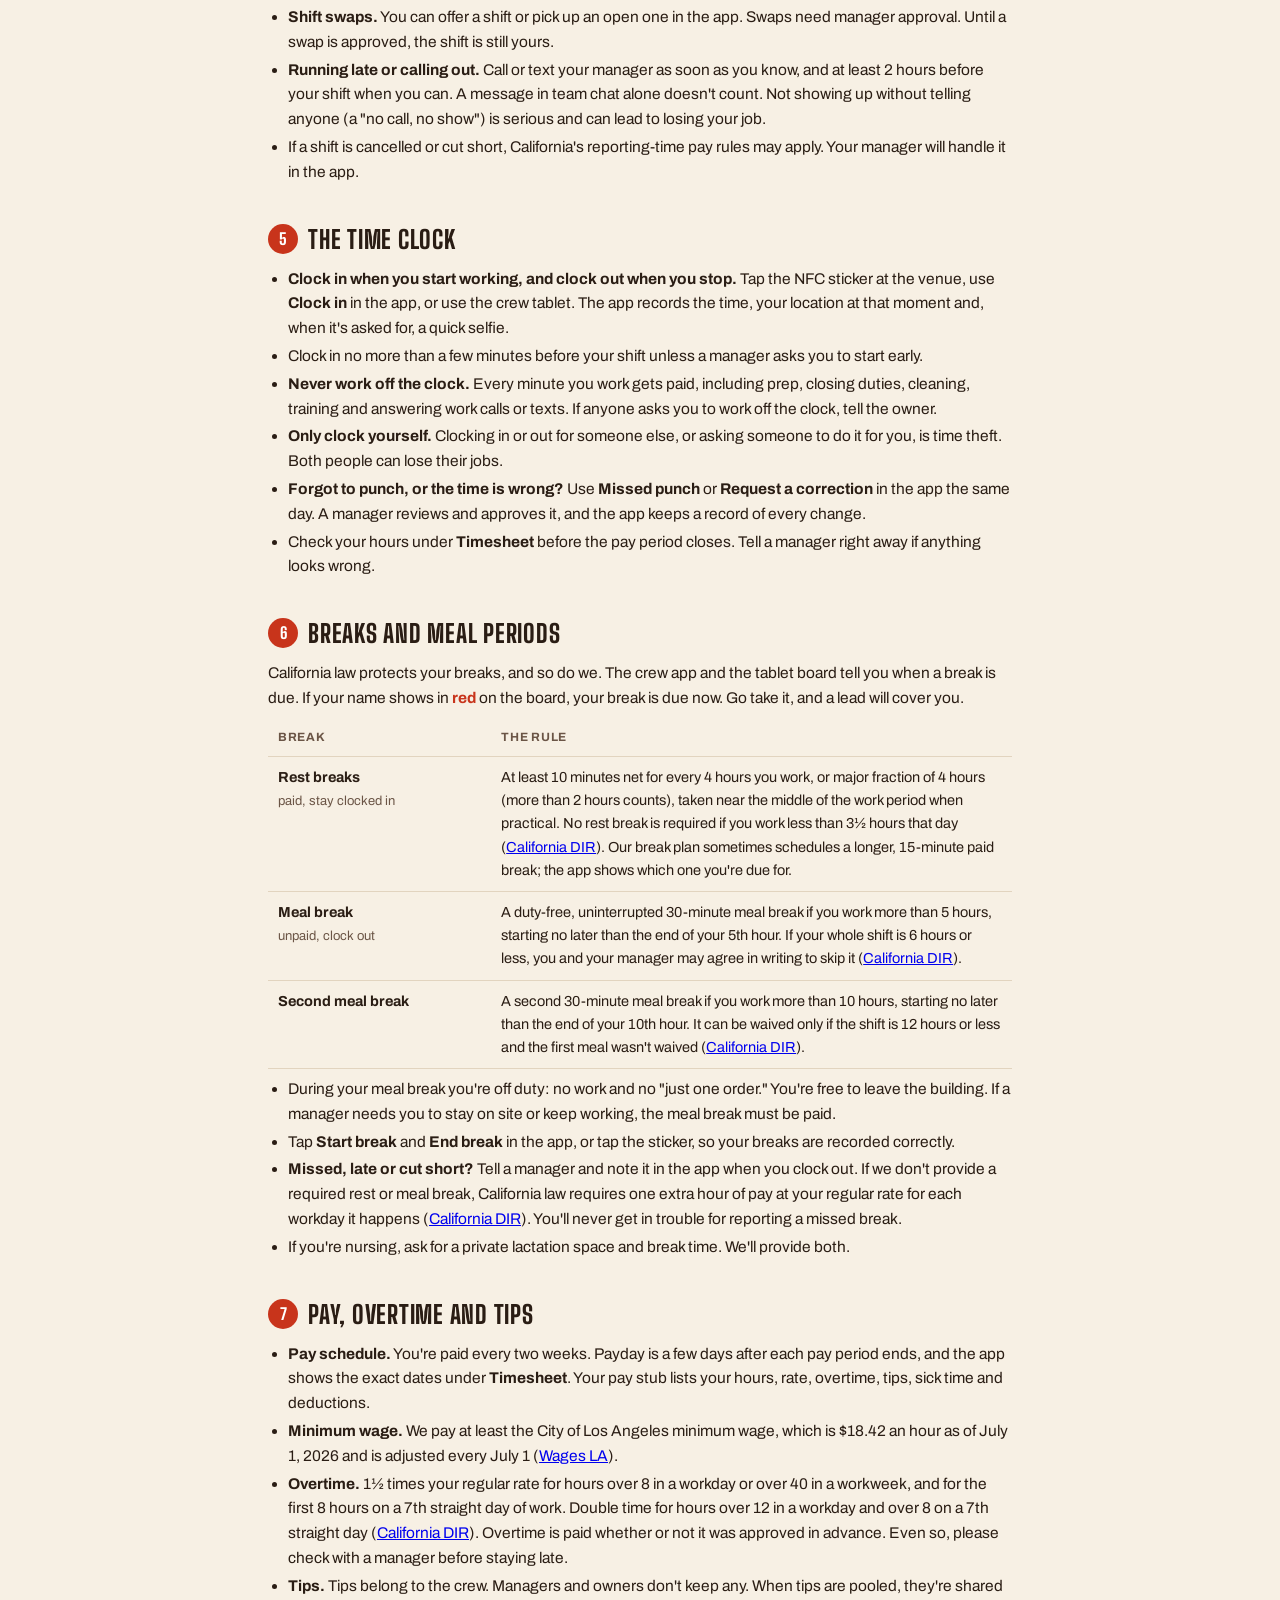
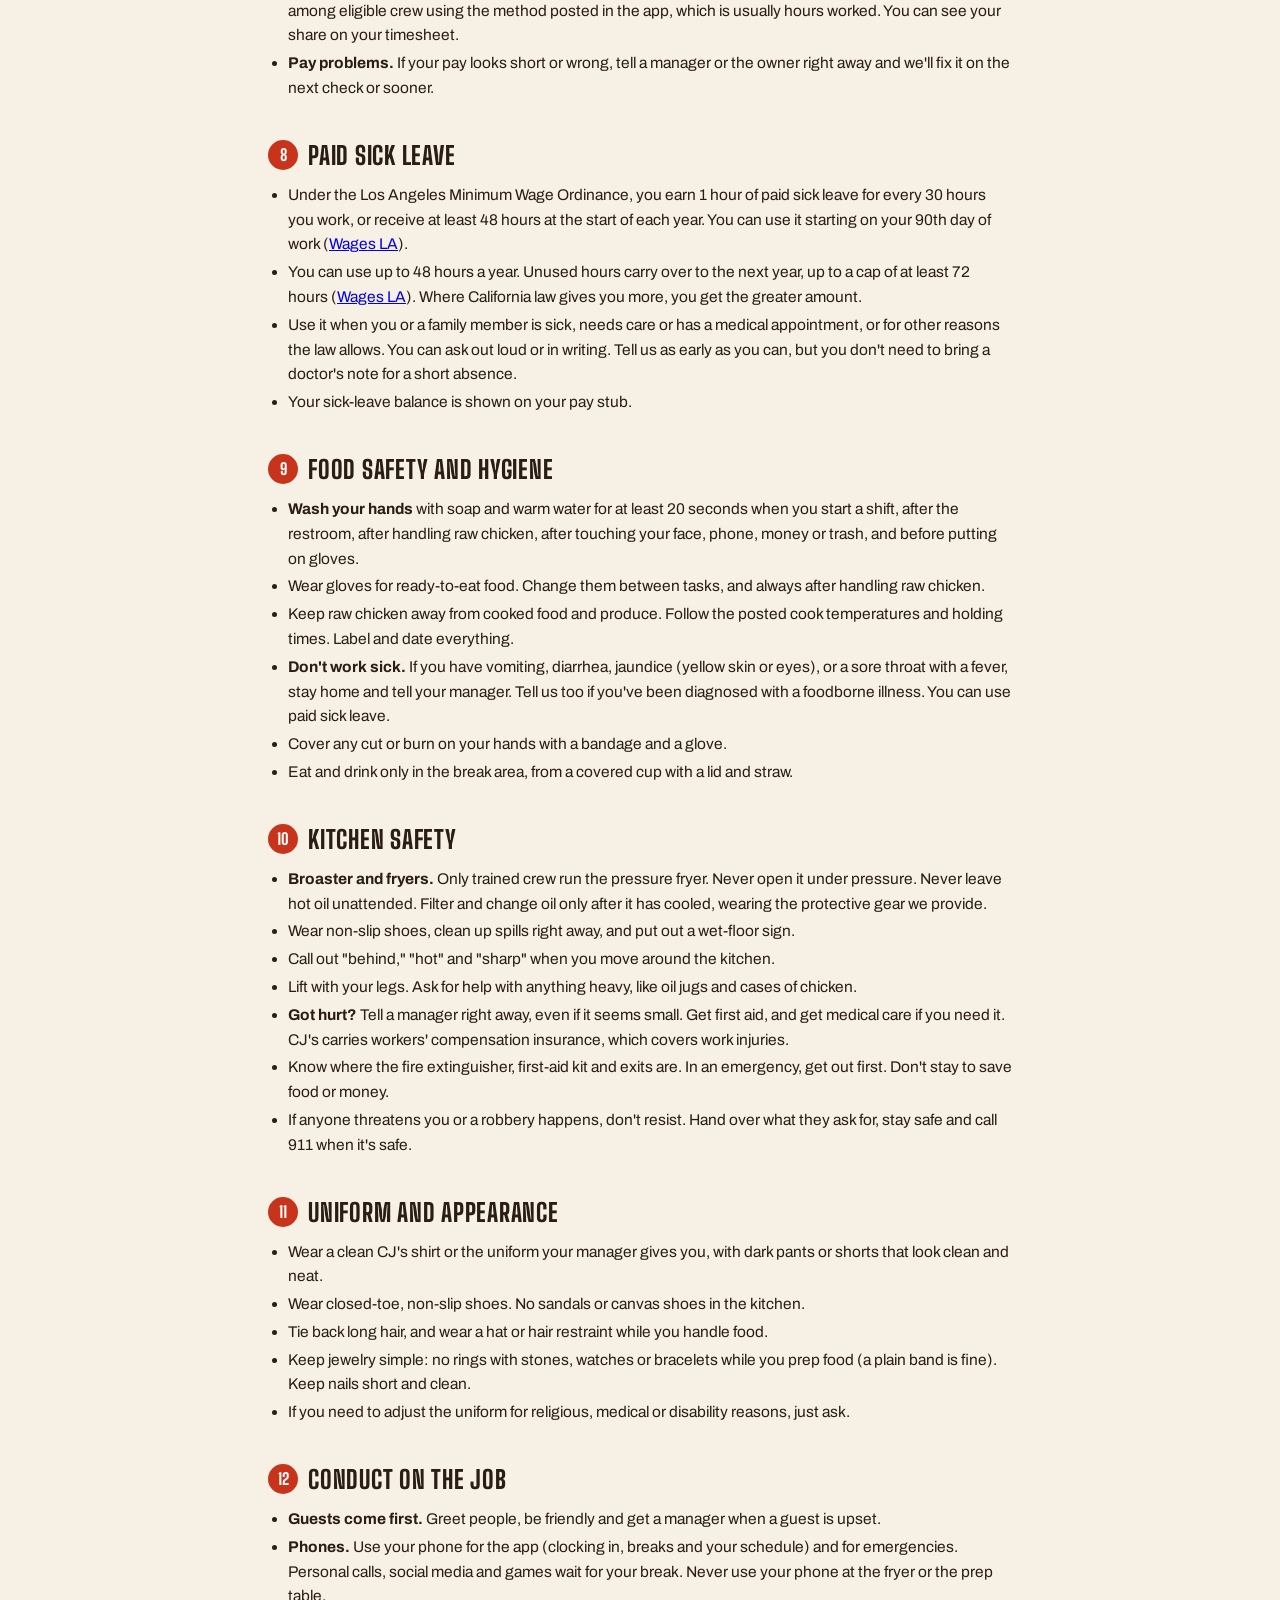
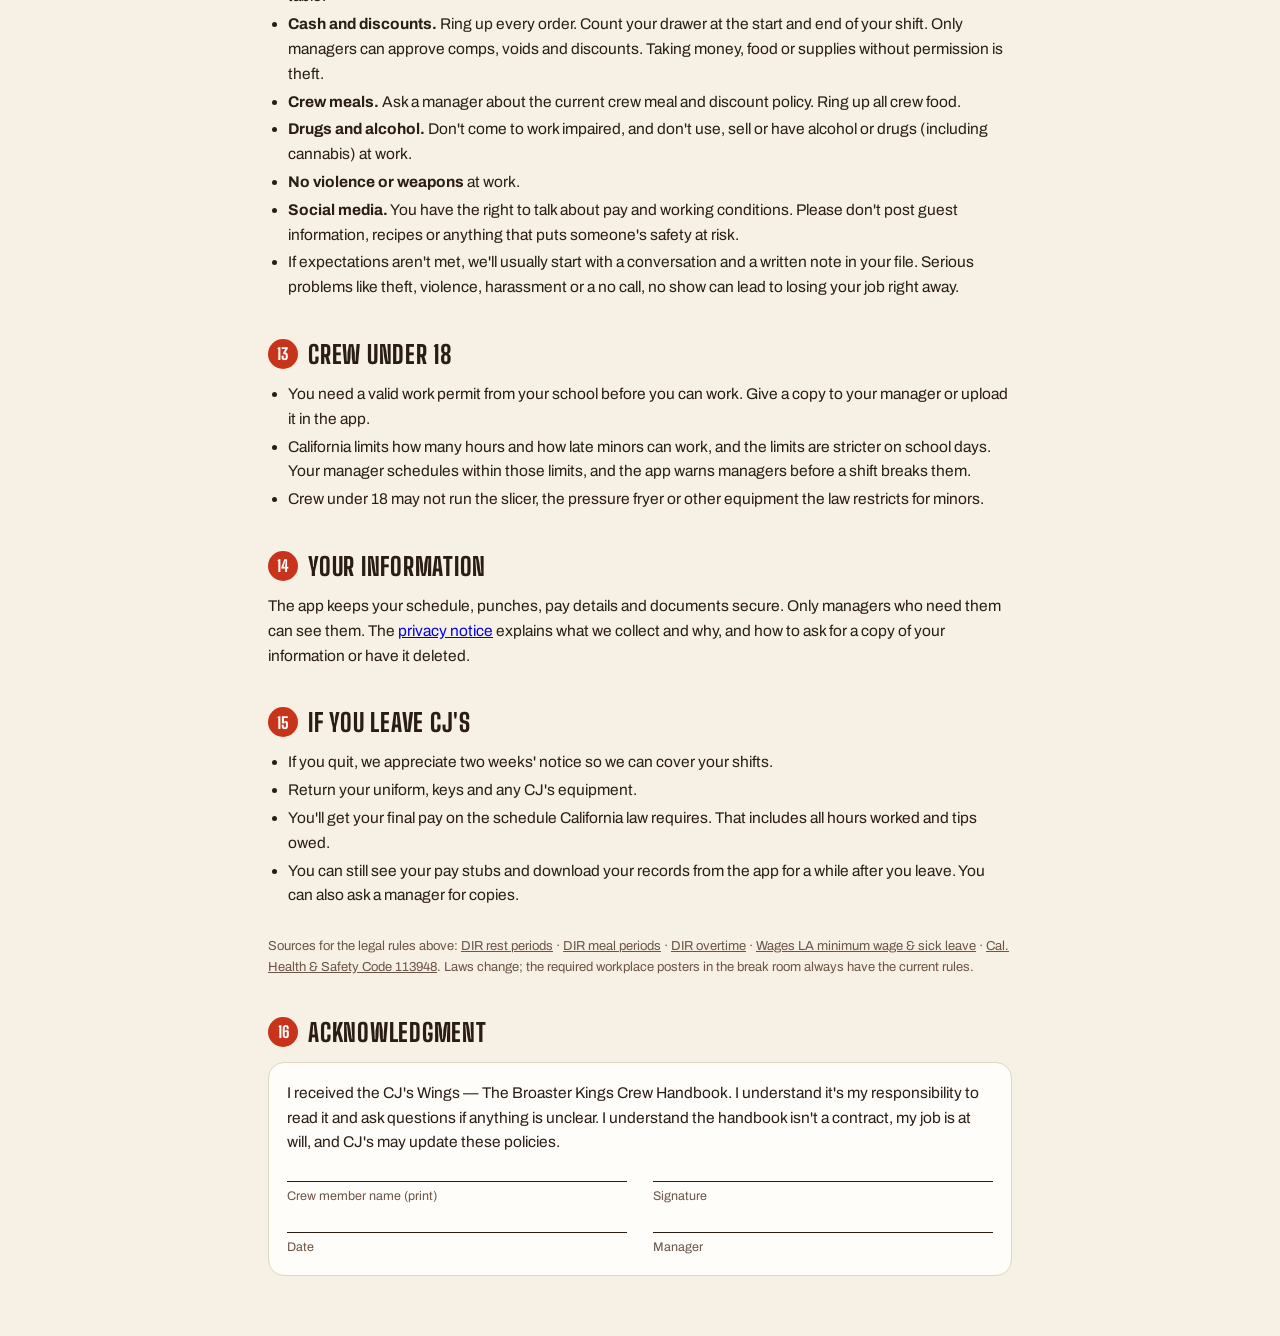
<file: handbook.html>
<!doctype html>
<html lang="en" data-theme="cream">
<head>
<script>if(location.hostname==="jazablas.github.io"){location.replace("https://cjwtbk.com/"+location.pathname.replace(/^\/cjs-crew-clock\/?/,"")+location.search+location.hash)}</script>
<meta charset="utf-8">
<meta name="viewport" content="width=device-width, initial-scale=1, viewport-fit=cover">
<meta name="theme-color" content="#f7f0e4">
<title>Crew handbook · CJ's Crew - Clock</title>
<link rel="preconnect" href="https://fonts.googleapis.com">
<link rel="preconnect" href="https://fonts.gstatic.com" crossorigin>
<link href="https://fonts.googleapis.com/css2?family=Archivo:wght@400;500;600;700&family=Big+Shoulders+Display:wght@700;800;900&display=swap" rel="stylesheet">
<link rel="manifest" href="manifest.webmanifest">
<link rel="icon" href="favicon.svg" type="image/svg+xml">
<link rel="icon" href="icons/favicon-32.png" sizes="32x32" type="image/png">
<link rel="apple-touch-icon" href="icons/apple-touch-icon.png">
<meta name="apple-mobile-web-app-capable" content="yes">
<meta name="mobile-web-app-capable" content="yes">
<meta name="apple-mobile-web-app-status-bar-style" content="default">
<meta name="apple-mobile-web-app-title" content="CJ's Crew">
<link rel="stylesheet" href="styles.css">
<link rel="stylesheet" href="theme.css">
<script>(function(){var t='cream';try{t=window['local'+'Storage'].getItem('cjcc-theme')||'cream'}catch(e){}var c={cream:'#f7f0e4',white:'#f4f4f2',sun:'#fcefc7',cool:'#eceff3',dark:'#16110d'};if(!c[t])t='cream';var h=document.documentElement;if(t==='dark')h.removeAttribute('data-theme');else h.setAttribute('data-theme',t);var m=document.querySelector('meta[name=theme-color]');if(m)m.setAttribute('content',c[t]);})();</script>
<style>
body{min-height:100vh}
.pv{max-width:780px;margin:0 auto;padding:28px 18px 60px;line-height:1.6}
.pv h1{font-family:var(--display);font-weight:900;font-size:48px;line-height:1;text-transform:uppercase;letter-spacing:.01em;margin:6px 0 6px}
.pv h1 span{color:var(--sauce)}
.pv h2{font-family:var(--display);font-weight:800;font-size:25px;text-transform:uppercase;letter-spacing:.03em;margin:34px 0 8px;display:flex;align-items:center;gap:10px}
.pv h2 .n{display:inline-grid;place-items:center;min-width:30px;height:30px;border-radius:50%;background:var(--sauce);color:#fff;font-size:16px;letter-spacing:0}
.pv h3{font-size:16px;margin:16px 0 4px}
.pv p,.pv li{color:var(--text);font-size:15.5px}
.pv ul{padding-left:20px;margin:6px 0}
.pv li{margin:3px 0}
.pv .kick{font-family:var(--display);font-weight:800;letter-spacing:.06em;text-transform:uppercase;font-size:14px;color:var(--muted)}
.pv table{width:100%;border-collapse:collapse;font-size:14.5px;margin:8px 0}
.pv th,.pv td{text-align:left;vertical-align:top;padding:9px 10px;border-bottom:1px solid var(--line)}
.pv th{font-size:12px;text-transform:uppercase;letter-spacing:.06em;color:var(--muted)}
.pv .toc{display:flex;flex-wrap:wrap;gap:8px;margin:14px 0 4px}
.pv .toc a{font-size:13.5px;font-weight:600;border:1px solid var(--line);border-radius:999px;padding:5px 12px;color:var(--text);text-decoration:none;background:var(--surface)}
.pv .note{background:var(--surface);border:1px solid var(--line);border-left:4px solid var(--sauce);border-radius:12px;padding:12px 14px;margin:12px 0}
.pv .sm{font-size:13px;color:var(--muted)}
.pv .src a{color:var(--muted)}
.pv .bar{display:flex;gap:8px;flex-wrap:wrap;margin:12px 0}
.pv .bar a{text-decoration:none}
.pv .sig{border:1px solid var(--line);border-radius:16px;padding:18px;background:var(--surface);margin-top:10px}
.pv .sig .ln{display:grid;grid-template-columns:1fr 1fr;gap:26px;margin-top:26px}
.pv .sig .ln div{border-top:1.5px solid var(--text);padding-top:4px;font-size:12.5px;color:var(--muted)}
@media (max-width:560px){.pv h1{font-size:38px}.pv .sig .ln{grid-template-columns:1fr}}
@media print{
  .noprint{display:none!important}
  html,body{background:#fff!important}
  .pv{max-width:none;padding:0}
  .pv p,.pv li,.pv td{font-size:11pt;color:#111}
  .pv h2{break-after:avoid;margin-top:22px}
  .pv h2 .n{-webkit-print-color-adjust:exact;print-color-adjust:exact}
  .pv .note,.pv .sig,.pv table{break-inside:avoid}
  #sign{break-before:page}
  .pv .toc{display:none}
  @page{margin:16mm 15mm}
}
</style>
</head>
<body>
<main class="pv">
  <a href="index.html" class="kick" style="text-decoration:none">CJ's &middot; The Broaster Kings</a>
  <h1>Crew <span>handbook</span></h1>
  <p class="sm">For everyone who works at CJ's Wings &mdash; The Broaster Kings. Last updated November 4, 2026.</p>
  <div class="bar noprint">
    <button class="btn sm" onclick="window.print()">Print or save as PDF</button>
    <a class="btn sm" href="guide.html">Crew guide (app how-to)</a>
    <a class="btn sm" href="index.html">Open the app</a>
  </div>
  <nav class="toc noprint" aria-label="On this page">
    <a href="#welcome">Welcome</a><a href="#respect">Respect</a><a href="#start">Getting started</a><a href="#schedule">Schedules</a><a href="#clock">Time clock</a><a href="#breaks">Breaks</a><a href="#pay">Pay</a><a href="#sick">Sick leave</a><a href="#food">Food safety</a><a href="#safety">Kitchen safety</a><a href="#look">Uniform</a><a href="#conduct">Conduct</a><a href="#minors">Under 18</a><a href="#leaving">Leaving</a><a href="#sign">Sign</a>
  </nav>

  <h2 id="welcome"><span class="n">1</span>Welcome to the crew</h2>
  <p>Welcome to CJ's. We're known for broasted chicken, wings and Boss Sauce. That reputation comes from a crew that shows up on time, keeps the kitchen clean and treats every guest like a regular. This handbook covers how we work together: schedules, the time clock, breaks, pay, safety and what we expect from each other.</p>
  <p>Day-to-day tasks like clocking in, breaks, your schedule and pay stubs happen in the <b>CJ's Crew - Clock</b> app at <b>cjwtbk.com</b>. The <a href="guide.html">crew guide</a> shows you how to use it.</p>
  <div class="note"><b>About this handbook.</b> This handbook is a guide, not a contract. Your job is "at will," which means you or CJ's can end the job at any time, with or without a reason or notice. We may update the handbook and will post changes in the app. Where federal, California or Los Angeles law gives you more than this handbook does, the law wins. Questions? Ask your shift lead or manager.</div>

  <h2 id="respect"><span class="n">2</span>Respect and equal opportunity</h2>
  <ul>
    <li>CJ's hires, schedules, pays and promotes based on the work, never on race, color, religion, sex, gender identity or expression, sexual orientation, pregnancy, national origin, ancestry, age, disability, medical condition, genetic information, marital status, military or veteran status, or any other status protected by law.</li>
    <li>We don't allow harassment of any kind, by anyone: managers, crew, guests or vendors. That includes unwanted touching, sexual comments or jokes, slurs, threats and bullying.</li>
    <li><b>Speak up.</b> Tell any manager or the owner, in person, by text or in the app. If the problem is with your manager, go straight to the owner. We'll look into every report promptly and keep it as private as we can.</li>
    <li><b>No retaliation.</b> Nobody will be punished for reporting a problem, asking about pay or breaks, or taking part in an investigation in good faith.</li>
    <li>If you need an accommodation for a disability, pregnancy or religious practice, ask your manager and we'll work it out together.</li>
  </ul>

  <h2 id="start"><span class="n">3</span>Getting started</h2>
  <ul>
    <li><b>Paperwork.</b> On or before your first day, complete your I-9 (proof you can work in the U.S.) and your W-4 and DE 4 tax forms. You can upload documents securely in the app under <b>Me &rarr; Documents</b>.</li>
    <li><b>Food handler card.</b> California requires every food handler to get a California Food Handler Card within 30 days of being hired and keep it valid; cards last three years (<a href="https://leginfo.legislature.ca.gov/faces/codes_displaySection.xhtml?sectionNum=113948&amp;lawCode=HSC" target="_blank" rel="noopener">Cal. Health &amp; Safety Code 113948</a>). <b>CJ's pays for the course and exam and pays you for the time it takes.</b> Your manager will schedule it during a shift. Upload a photo of your card in the app when you pass.</li>
    <li><b>App sign-in.</b> Your manager adds you to the app with your mobile number and gives you a 6-digit PIN. Don't share your PIN, and don't let anyone else use your account.</li>
    <li><b>Training.</b> Your first shifts are paired with a trainer. Don't run the broaster, slicer or fryers until a manager has signed you off on them.</li>
  </ul>

  <h2 id="schedule"><span class="n">4</span>Schedules, time off and calling out</h2>
  <ul>
    <li>Schedules are posted in the app, usually about two weeks ahead. Check the app before every shift and tap <b>Confirm</b> on new shifts.</li>
    <li><b>Availability.</b> Keep your availability current in the app. We'll do our best to schedule around school, family and other jobs.</li>
    <li><b>Time off.</b> Request it in the app as early as you can, ideally two weeks ahead. A request isn't approved until a manager approves it in the app.</li>
    <li><b>Shift swaps.</b> You can offer a shift or pick up an open one in the app. Swaps need manager approval. Until a swap is approved, the shift is still yours.</li>
    <li><b>Running late or calling out.</b> Call or text your manager as soon as you know, and at least 2 hours before your shift when you can. A message in team chat alone doesn't count. Not showing up without telling anyone (a "no call, no show") is serious and can lead to losing your job.</li>
    <li>If a shift is cancelled or cut short, California's reporting-time pay rules may apply. Your manager will handle it in the app.</li>
  </ul>

  <h2 id="clock"><span class="n">5</span>The time clock</h2>
  <ul>
    <li><b>Clock in when you start working, and clock out when you stop.</b> Tap the NFC sticker at the venue, use <b>Clock in</b> in the app, or use the crew tablet. The app records the time, your location at that moment and, when it's asked for, a quick selfie.</li>
    <li>Clock in no more than a few minutes before your shift unless a manager asks you to start early.</li>
    <li><b>Never work off the clock.</b> Every minute you work gets paid, including prep, closing duties, cleaning, training and answering work calls or texts. If anyone asks you to work off the clock, tell the owner.</li>
    <li><b>Only clock yourself.</b> Clocking in or out for someone else, or asking someone to do it for you, is time theft. Both people can lose their jobs.</li>
    <li><b>Forgot to punch, or the time is wrong?</b> Use <b>Missed punch</b> or <b>Request a correction</b> in the app the same day. A manager reviews and approves it, and the app keeps a record of every change.</li>
    <li>Check your hours under <b>Timesheet</b> before the pay period closes. Tell a manager right away if anything looks wrong.</li>
  </ul>

  <h2 id="breaks"><span class="n">6</span>Breaks and meal periods</h2>
  <p>California law protects your breaks, and so do we. The crew app and the tablet board tell you when a break is due. If your name shows in <b style="color:var(--sauce)">red</b> on the board, your break is due now. Go take it, and a lead will cover you.</p>
  <table>
    <thead><tr><th style="width:30%">Break</th><th>The rule</th></tr></thead>
    <tbody>
      <tr><td><b>Rest breaks</b><br><span class="sm">paid, stay clocked in</span></td><td>At least 10 minutes net for every 4 hours you work, or major fraction of 4 hours (more than 2 hours counts), taken near the middle of the work period when practical. No rest break is required if you work less than 3&frac12; hours that day (<a href="https://www.dir.ca.gov/dlse/faq_restperiods.htm" target="_blank" rel="noopener">California DIR</a>). Our break plan sometimes schedules a longer, 15-minute paid break; the app shows which one you're due for.</td></tr>
      <tr><td><b>Meal break</b><br><span class="sm">unpaid, clock out</span></td><td>A duty-free, uninterrupted 30-minute meal break if you work more than 5 hours, starting no later than the end of your 5th hour. If your whole shift is 6 hours or less, you and your manager may agree in writing to skip it (<a href="https://www.dir.ca.gov/dlse/faq_mealperiods.htm" target="_blank" rel="noopener">California DIR</a>).</td></tr>
      <tr><td><b>Second meal break</b></td><td>A second 30-minute meal break if you work more than 10 hours, starting no later than the end of your 10th hour. It can be waived only if the shift is 12 hours or less and the first meal wasn't waived (<a href="https://www.dir.ca.gov/dlse/faq_mealperiods.htm" target="_blank" rel="noopener">California DIR</a>).</td></tr>
    </tbody>
  </table>
  <ul>
    <li>During your meal break you're off duty: no work and no "just one order." You're free to leave the building. If a manager needs you to stay on site or keep working, the meal break must be paid.</li>
    <li>Tap <b>Start break</b> and <b>End break</b> in the app, or tap the sticker, so your breaks are recorded correctly.</li>
    <li><b>Missed, late or cut short?</b> Tell a manager and note it in the app when you clock out. If we don't provide a required rest or meal break, California law requires one extra hour of pay at your regular rate for each workday it happens (<a href="https://www.dir.ca.gov/dlse/faq_mealperiods.htm" target="_blank" rel="noopener">California DIR</a>). You'll never get in trouble for reporting a missed break.</li>
    <li>If you're nursing, ask for a private lactation space and break time. We'll provide both.</li>
  </ul>

  <h2 id="pay"><span class="n">7</span>Pay, overtime and tips</h2>
  <ul>
    <li><b>Pay schedule.</b> You're paid every two weeks. Payday is a few days after each pay period ends, and the app shows the exact dates under <b>Timesheet</b>. Your pay stub lists your hours, rate, overtime, tips, sick time and deductions.</li>
    <li><b>Minimum wage.</b> We pay at least the City of Los Angeles minimum wage, which is $18.42 an hour as of July 1, 2026 and is adjusted every July 1 (<a href="https://wagesla.lacity.gov/" target="_blank" rel="noopener">Wages LA</a>).</li>
    <li><b>Overtime.</b> 1&frac12; times your regular rate for hours over 8 in a workday or over 40 in a workweek, and for the first 8 hours on a 7th straight day of work. Double time for hours over 12 in a workday and over 8 on a 7th straight day (<a href="https://www.dir.ca.gov/dlse/FAQ_Overtime.htm" target="_blank" rel="noopener">California DIR</a>). Overtime is paid whether or not it was approved in advance. Even so, please check with a manager before staying late.</li>
    <li><b>Tips.</b> Tips belong to the crew. Managers and owners don't keep any. When tips are pooled, they're shared among eligible crew using the method posted in the app, which is usually hours worked. You can see your share on your timesheet.</li>
    <li><b>Pay problems.</b> If your pay looks short or wrong, tell a manager or the owner right away and we'll fix it on the next check or sooner.</li>
  </ul>

  <h2 id="sick"><span class="n">8</span>Paid sick leave</h2>
  <ul>
    <li>Under the Los Angeles Minimum Wage Ordinance, you earn 1 hour of paid sick leave for every 30 hours you work, or receive at least 48 hours at the start of each year. You can use it starting on your 90th day of work (<a href="https://wagesla.lacity.gov/" target="_blank" rel="noopener">Wages LA</a>).</li>
    <li>You can use up to 48 hours a year. Unused hours carry over to the next year, up to a cap of at least 72 hours (<a href="https://wagesla.lacity.gov/" target="_blank" rel="noopener">Wages LA</a>). Where California law gives you more, you get the greater amount.</li>
    <li>Use it when you or a family member is sick, needs care or has a medical appointment, or for other reasons the law allows. You can ask out loud or in writing. Tell us as early as you can, but you don't need to bring a doctor's note for a short absence.</li>
    <li>Your sick-leave balance is shown on your pay stub.</li>
  </ul>

  <h2 id="food"><span class="n">9</span>Food safety and hygiene</h2>
  <ul>
    <li><b>Wash your hands</b> with soap and warm water for at least 20 seconds when you start a shift, after the restroom, after handling raw chicken, after touching your face, phone, money or trash, and before putting on gloves.</li>
    <li>Wear gloves for ready-to-eat food. Change them between tasks, and always after handling raw chicken.</li>
    <li>Keep raw chicken away from cooked food and produce. Follow the posted cook temperatures and holding times. Label and date everything.</li>
    <li><b>Don't work sick.</b> If you have vomiting, diarrhea, jaundice (yellow skin or eyes), or a sore throat with a fever, stay home and tell your manager. Tell us too if you've been diagnosed with a foodborne illness. You can use paid sick leave.</li>
    <li>Cover any cut or burn on your hands with a bandage and a glove.</li>
    <li>Eat and drink only in the break area, from a covered cup with a lid and straw.</li>
  </ul>

  <h2 id="safety"><span class="n">10</span>Kitchen safety</h2>
  <ul>
    <li><b>Broaster and fryers.</b> Only trained crew run the pressure fryer. Never open it under pressure. Never leave hot oil unattended. Filter and change oil only after it has cooled, wearing the protective gear we provide.</li>
    <li>Wear non-slip shoes, clean up spills right away, and put out a wet-floor sign.</li>
    <li>Call out "behind," "hot" and "sharp" when you move around the kitchen.</li>
    <li>Lift with your legs. Ask for help with anything heavy, like oil jugs and cases of chicken.</li>
    <li><b>Got hurt?</b> Tell a manager right away, even if it seems small. Get first aid, and get medical care if you need it. CJ's carries workers' compensation insurance, which covers work injuries.</li>
    <li>Know where the fire extinguisher, first-aid kit and exits are. In an emergency, get out first. Don't stay to save food or money.</li>
    <li>If anyone threatens you or a robbery happens, don't resist. Hand over what they ask for, stay safe and call 911 when it's safe.</li>
  </ul>

  <h2 id="look"><span class="n">11</span>Uniform and appearance</h2>
  <ul>
    <li>Wear a clean CJ's shirt or the uniform your manager gives you, with dark pants or shorts that look clean and neat.</li>
    <li>Wear closed-toe, non-slip shoes. No sandals or canvas shoes in the kitchen.</li>
    <li>Tie back long hair, and wear a hat or hair restraint while you handle food.</li>
    <li>Keep jewelry simple: no rings with stones, watches or bracelets while you prep food (a plain band is fine). Keep nails short and clean.</li>
    <li>If you need to adjust the uniform for religious, medical or disability reasons, just ask.</li>
  </ul>

  <h2 id="conduct"><span class="n">12</span>Conduct on the job</h2>
  <ul>
    <li><b>Guests come first.</b> Greet people, be friendly and get a manager when a guest is upset.</li>
    <li><b>Phones.</b> Use your phone for the app (clocking in, breaks and your schedule) and for emergencies. Personal calls, social media and games wait for your break. Never use your phone at the fryer or the prep table.</li>
    <li><b>Cash and discounts.</b> Ring up every order. Count your drawer at the start and end of your shift. Only managers can approve comps, voids and discounts. Taking money, food or supplies without permission is theft.</li>
    <li><b>Crew meals.</b> Ask a manager about the current crew meal and discount policy. Ring up all crew food.</li>
    <li><b>Drugs and alcohol.</b> Don't come to work impaired, and don't use, sell or have alcohol or drugs (including cannabis) at work.</li>
    <li><b>No violence or weapons</b> at work.</li>
    <li><b>Social media.</b> You have the right to talk about pay and working conditions. Please don't post guest information, recipes or anything that puts someone's safety at risk.</li>
    <li>If expectations aren't met, we'll usually start with a conversation and a written note in your file. Serious problems like theft, violence, harassment or a no call, no show can lead to losing your job right away.</li>
  </ul>

  <h2 id="minors"><span class="n">13</span>Crew under 18</h2>
  <ul>
    <li>You need a valid work permit from your school before you can work. Give a copy to your manager or upload it in the app.</li>
    <li>California limits how many hours and how late minors can work, and the limits are stricter on school days. Your manager schedules within those limits, and the app warns managers before a shift breaks them.</li>
    <li>Crew under 18 may not run the slicer, the pressure fryer or other equipment the law restricts for minors.</li>
  </ul>

  <h2 id="privacy"><span class="n">14</span>Your information</h2>
  <p>The app keeps your schedule, punches, pay details and documents secure. Only managers who need them can see them. The <a href="privacy.html">privacy notice</a> explains what we collect and why, and how to ask for a copy of your information or have it deleted.</p>

  <h2 id="leaving"><span class="n">15</span>If you leave CJ's</h2>
  <ul>
    <li>If you quit, we appreciate two weeks' notice so we can cover your shifts.</li>
    <li>Return your uniform, keys and any CJ's equipment.</li>
    <li>You'll get your final pay on the schedule California law requires. That includes all hours worked and tips owed.</li>
    <li>You can still see your pay stubs and download your records from the app for a while after you leave. You can also ask a manager for copies.</li>
  </ul>

  <p class="sm src" style="margin-top:28px">Sources for the legal rules above: <a href="https://www.dir.ca.gov/dlse/faq_restperiods.htm" target="_blank" rel="noopener">DIR rest periods</a> · <a href="https://www.dir.ca.gov/dlse/faq_mealperiods.htm" target="_blank" rel="noopener">DIR meal periods</a> · <a href="https://www.dir.ca.gov/dlse/FAQ_Overtime.htm" target="_blank" rel="noopener">DIR overtime</a> · <a href="https://wagesla.lacity.gov/" target="_blank" rel="noopener">Wages LA minimum wage &amp; sick leave</a> · <a href="https://leginfo.legislature.ca.gov/faces/codes_displaySection.xhtml?sectionNum=113948&amp;lawCode=HSC" target="_blank" rel="noopener">Cal. Health &amp; Safety Code 113948</a>. Laws change; the required workplace posters in the break room always have the current rules.</p>

  <h2 id="sign"><span class="n">16</span>Acknowledgment</h2>
  <div class="sig">
    <p>I received the CJ's Wings &mdash; The Broaster Kings Crew Handbook. I understand it's my responsibility to read it and ask questions if anything is unclear. I understand the handbook isn't a contract, my job is at will, and CJ's may update these policies.</p>
    <div class="ln"><div>Crew member name (print)</div><div>Signature</div></div>
    <div class="ln"><div>Date</div><div>Manager</div></div>
  </div>
</main>
</body>
</html>
</file>
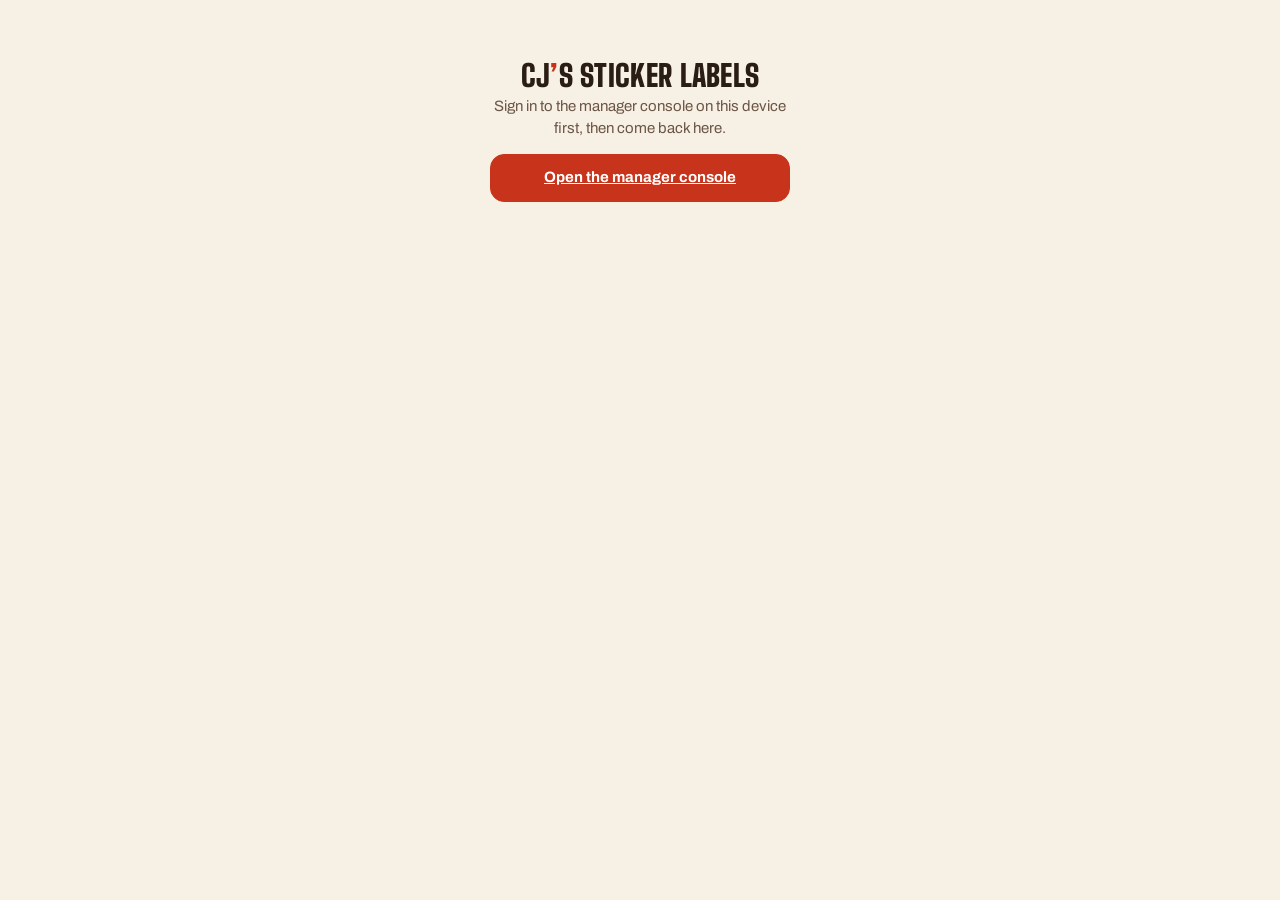
<file: labels.html>
<!doctype html>
<html lang="en" data-theme="cream">
<head>
<script>if(location.hostname==="jazablas.github.io"){location.replace("https://cjwtbk.com/"+location.pathname.replace(/^\/cjs-crew-clock\/?/,"")+location.search+location.hash)}</script>
<meta charset="utf-8">
<meta name="theme-color" content="#f7f0e4">
<meta name="viewport" content="width=device-width, initial-scale=1">
<title>CJ's Crew - Clock — Sticker Labels</title>
<link rel="preconnect" href="https://fonts.googleapis.com">
<link rel="preconnect" href="https://fonts.gstatic.com" crossorigin>
<link href="https://fonts.googleapis.com/css2?family=Archivo:wght@400;500;600;700&family=Big+Shoulders+Display:wght@700;800;900&display=swap" rel="stylesheet">
<link rel="manifest" href="manager.webmanifest">
<link rel="icon" href="favicon.svg" type="image/svg+xml">
<link rel="icon" href="icons/favicon-32.png" sizes="32x32" type="image/png">
<link rel="apple-touch-icon" href="icons/apple-touch-icon.png">
<meta name="apple-mobile-web-app-capable" content="yes">
<meta name="mobile-web-app-capable" content="yes">
<meta name="apple-mobile-web-app-status-bar-style" content="default">
<meta name="apple-mobile-web-app-title" content="CJ's Manager">
<link rel="stylesheet" href="styles.css">
<link rel="stylesheet" href="labels.css">
<link rel="stylesheet" href="theme.css">
<script>(function(){var t='cream';try{t=window['local'+'Storage'].getItem('cjcc-theme')||'cream'}catch(e){}var c={cream:'#f7f0e4',white:'#f4f4f2',sun:'#fcefc7',cool:'#eceff3',dark:'#16110d'};if(!c[t])t='cream';var h=document.documentElement;if(t==='dark')h.removeAttribute('data-theme');else h.setAttribute('data-theme',t);var m=document.querySelector('meta[name=theme-color]');if(m)m.setAttribute('content',c[t]);})();</script>

</head>
<body class="lb-body">
<div id="lroot"></div>
<div id="toast" class="toast" role="status"></div>
<script>window.__CC_ROLE__ = 'manager';</script><script src="config.js"></script>
<script src="qrcode.min.js"></script>
<script src="store.js"></script>
<script src="labels.js"></script>
</body>
</html>
</file>
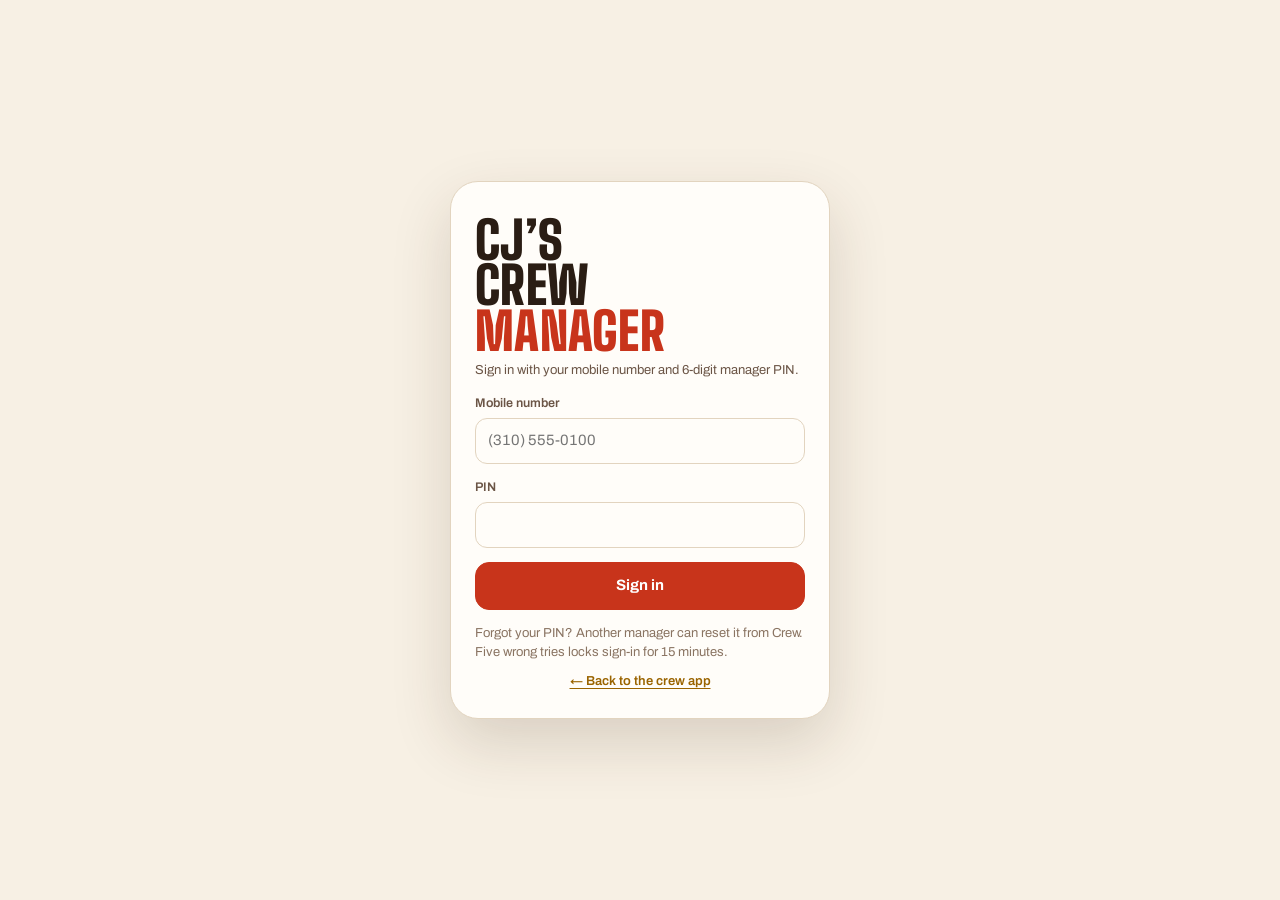
<file: manager.html>
<!doctype html>
<html lang="en" data-theme="cream">
<head>
<script>if(location.hostname==="jazablas.github.io"){location.replace("https://cjwtbk.com/"+location.pathname.replace(/^\/cjs-crew-clock\/?/,"")+location.search+location.hash)}</script>
<meta charset="utf-8">
<meta name="viewport" content="width=device-width, initial-scale=1, viewport-fit=cover">
<meta name="theme-color" content="#f7f0e4">
<title>CJ's Crew - Clock — Manager Console</title>
<link rel="preconnect" href="https://fonts.googleapis.com">
<link rel="preconnect" href="https://fonts.gstatic.com" crossorigin>
<link href="https://fonts.googleapis.com/css2?family=Archivo:wght@400;500;600;700&family=Big+Shoulders+Display:wght@700;800;900&display=swap" rel="stylesheet">
<link rel="manifest" href="manager.webmanifest">
<link rel="icon" href="favicon.svg" type="image/svg+xml">
<link rel="icon" href="icons/favicon-32.png" sizes="32x32" type="image/png">
<link rel="apple-touch-icon" href="icons/apple-touch-icon.png">
<meta name="apple-mobile-web-app-capable" content="yes">
<meta name="mobile-web-app-capable" content="yes">
<meta name="apple-mobile-web-app-status-bar-style" content="default">
<meta name="apple-mobile-web-app-title" content="CJ's Manager">
<link rel="stylesheet" href="styles.css">
<link rel="stylesheet" href="manager.css">
<link rel="stylesheet" href="theme.css">
<script>(function(){var t='cream';try{t=window['local'+'Storage'].getItem('cjcc-theme')||'cream'}catch(e){}var c={cream:'#f7f0e4',white:'#f4f4f2',sun:'#fcefc7',cool:'#eceff3',dark:'#16110d'};if(!c[t])t='cream';var h=document.documentElement;if(t==='dark')h.removeAttribute('data-theme');else h.setAttribute('data-theme',t);var m=document.querySelector('meta[name=theme-color]');if(m)m.setAttribute('content',c[t]);})();</script>

  </head>
<body class="mgr">
<div id="mroot"></div>
<div id="modalRoot"></div>
<div id="toast" class="toast" role="status"></div>
<script>window.__CC_ROLE__ = 'manager';</script><script src="config.js"></script>
  <script src="store.js"></script>
<script src="manager.js"></script>
<script src="manager-x.js"></script>
<script src="manager-privacy.js"></script>
<script src="install.js" defer></script>
</body>
</html>
</file>
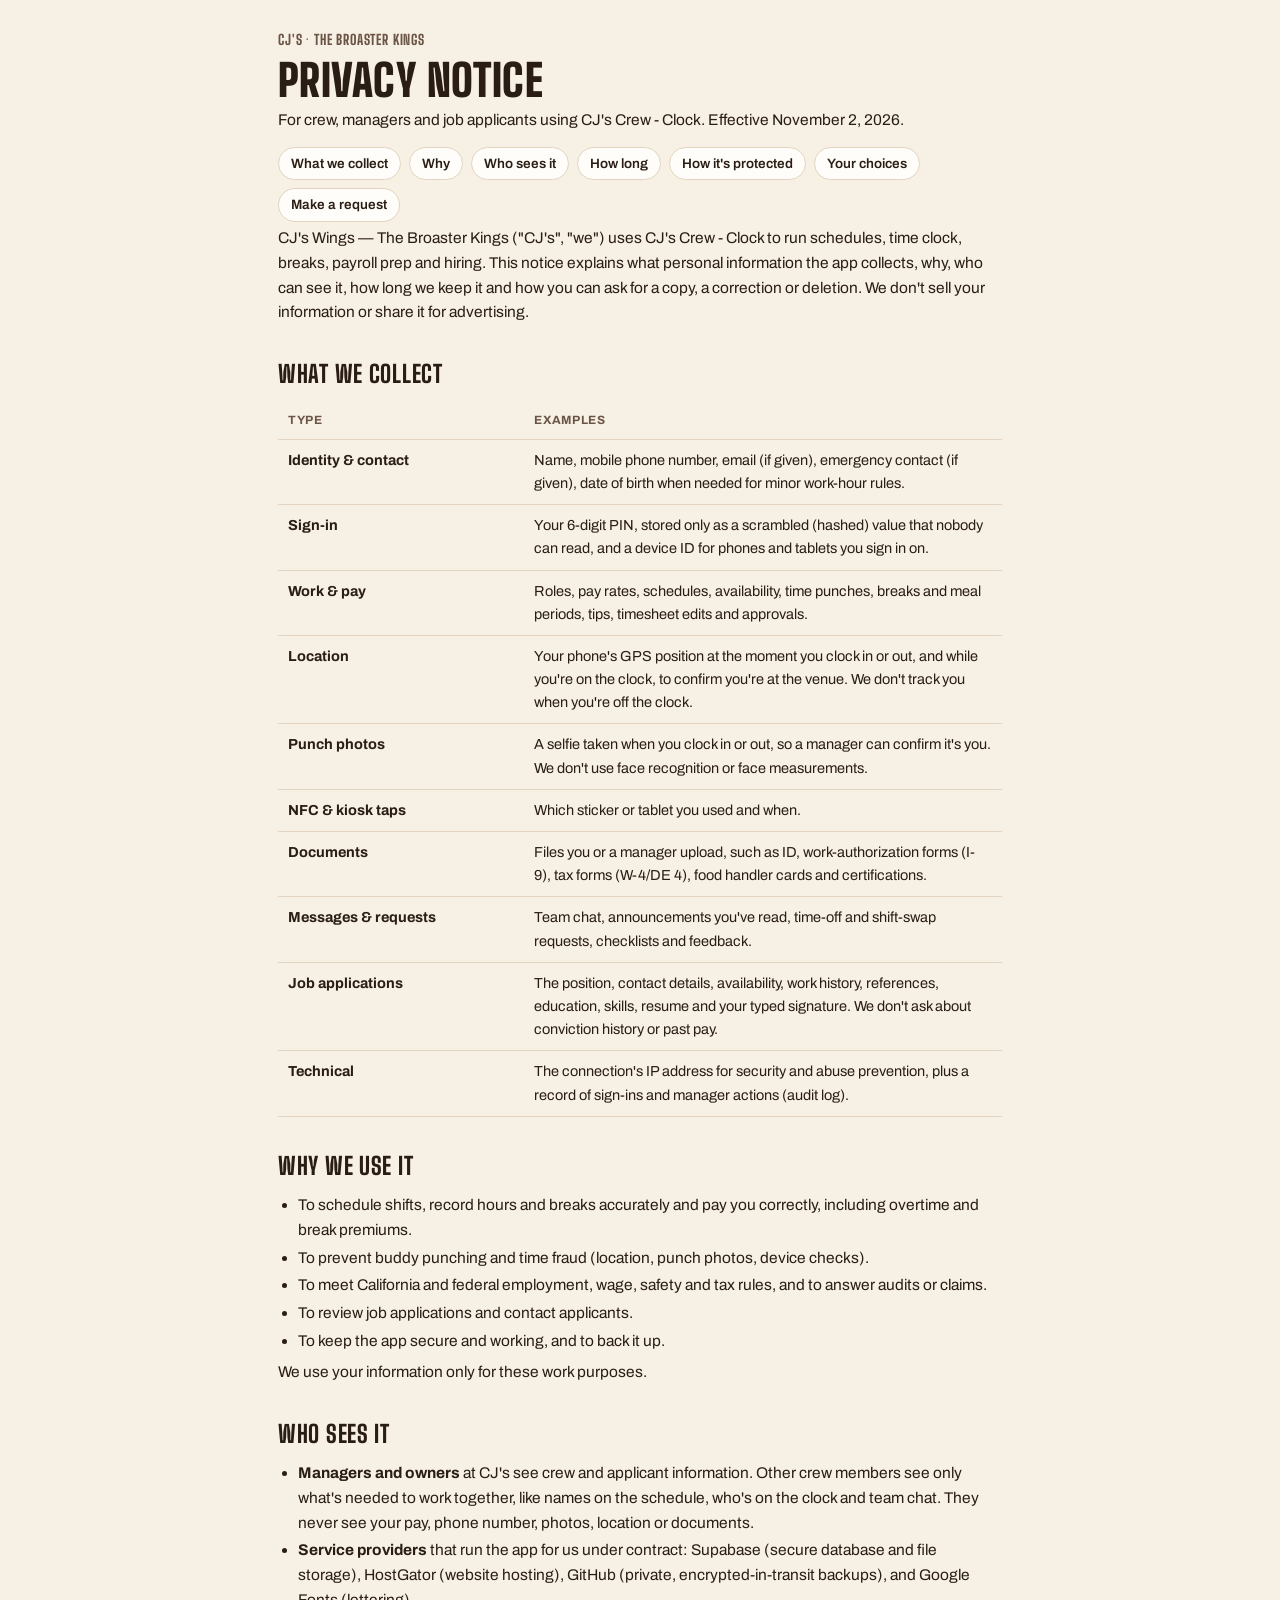
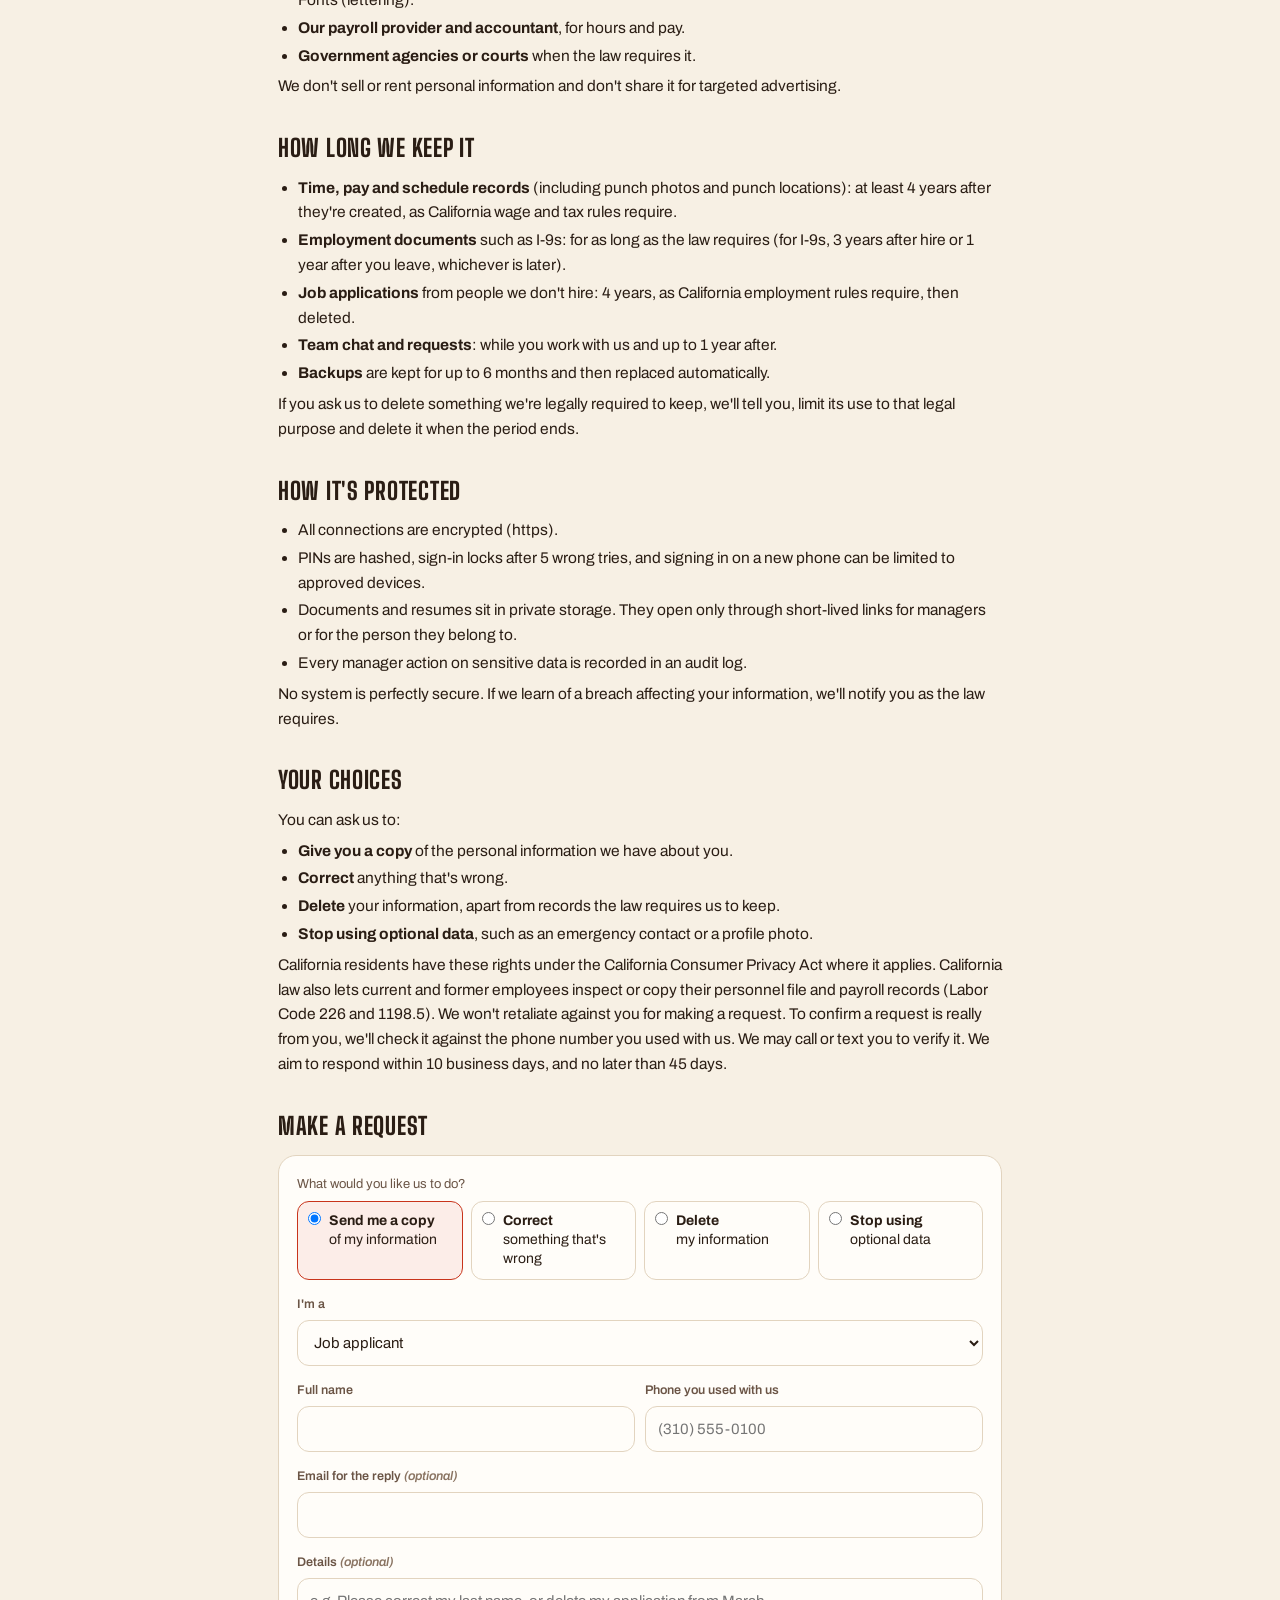
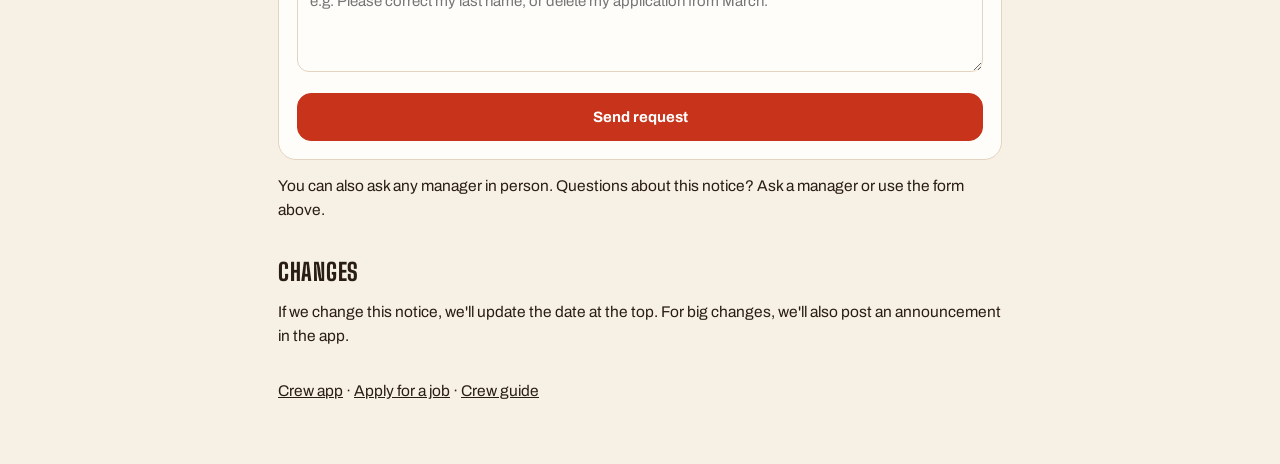
<file: privacy.html>
<!doctype html>
<html lang="en" data-theme="cream">
<head>
<script>if(location.hostname==="jazablas.github.io"){location.replace("https://cjwtbk.com/"+location.pathname.replace(/^\/cjs-crew-clock\/?/,"")+location.search+location.hash)}</script>
<meta charset="utf-8">
<meta name="viewport" content="width=device-width, initial-scale=1, viewport-fit=cover">
<meta name="theme-color" content="#f7f0e4">
<title>Privacy notice · CJ's Crew - Clock</title>
<link rel="preconnect" href="https://fonts.googleapis.com">
<link rel="preconnect" href="https://fonts.gstatic.com" crossorigin>
<link href="https://fonts.googleapis.com/css2?family=Archivo:wght@400;500;600;700&family=Big+Shoulders+Display:wght@700;800;900&display=swap" rel="stylesheet">
<link rel="manifest" href="manifest.webmanifest">
<link rel="icon" href="favicon.svg" type="image/svg+xml">
<link rel="icon" href="icons/favicon-32.png" sizes="32x32" type="image/png">
<link rel="apple-touch-icon" href="icons/apple-touch-icon.png">
<meta name="apple-mobile-web-app-capable" content="yes">
<meta name="mobile-web-app-capable" content="yes">
<meta name="apple-mobile-web-app-status-bar-style" content="default">
<meta name="apple-mobile-web-app-title" content="CJ's Crew">
<link rel="stylesheet" href="styles.css">
<link rel="stylesheet" href="theme.css">
<script>(function(){var t='cream';try{t=window['local'+'Storage'].getItem('cjcc-theme')||'cream'}catch(e){}var c={cream:'#f7f0e4',white:'#f4f4f2',sun:'#fcefc7',cool:'#eceff3',dark:'#16110d'};if(!c[t])t='cream';var h=document.documentElement;if(t==='dark')h.removeAttribute('data-theme');else h.setAttribute('data-theme',t);var m=document.querySelector('meta[name=theme-color]');if(m)m.setAttribute('content',c[t]);})();</script>
<style>
body{min-height:100vh}
.pv{max-width:760px;margin:0 auto;padding:28px 18px 60px;line-height:1.6}
.pv h1{font-family:var(--display);font-weight:900;font-size:44px;line-height:1;text-transform:uppercase;letter-spacing:.01em;margin:6px 0 6px}
.pv h2{font-family:var(--display);font-weight:800;font-size:24px;text-transform:uppercase;letter-spacing:.03em;margin:30px 0 8px}
.pv h3{font-size:16px;margin:16px 0 4px}
.pv p,.pv li{color:var(--text);font-size:15.5px}
.pv ul{padding-left:20px;margin:6px 0}
.pv li{margin:3px 0}
.pv .kick{font-family:var(--display);font-weight:800;letter-spacing:.06em;text-transform:uppercase;font-size:14px;color:var(--muted)}
.pv table{width:100%;border-collapse:collapse;font-size:14.5px;margin:8px 0}
.pv th,.pv td{text-align:left;vertical-align:top;padding:9px 10px;border-bottom:1px solid var(--line)}
.pv th{font-size:12px;text-transform:uppercase;letter-spacing:.06em;color:var(--muted)}
.pv .toc{display:flex;flex-wrap:wrap;gap:8px;margin:14px 0 4px}
.pv .toc a{font-size:13.5px;font-weight:600;border:1px solid var(--line);border-radius:999px;padding:5px 12px;color:var(--text);text-decoration:none;background:var(--surface)}
.rq{background:var(--surface);border:1px solid var(--line);border-radius:18px;padding:18px;margin-top:10px}
.rq .opts{display:grid;grid-template-columns:repeat(auto-fill,minmax(160px,1fr));gap:8px;margin:6px 0 12px}
.rq .opt{display:flex;gap:8px;align-items:flex-start;border:1px solid var(--line);border-radius:12px;padding:10px;cursor:pointer;font-size:14px;line-height:1.35}
.rq .opt:has(input:checked){border-color:var(--sauce);background:rgba(210,58,31,.08)}
.rq .opt b{display:block}
.rq .grid2{display:grid;grid-template-columns:1fr 1fr;gap:10px}
@media (max-width:560px){.rq .grid2{grid-template-columns:1fr}.pv h1{font-size:36px}}
.hp{position:absolute;left:-9999px}
.ok{border:1px solid var(--ok);background:rgba(46,160,90,.1);border-radius:14px;padding:14px;margin-top:12px}
.er{color:var(--bad);font-weight:600;margin-top:8px}
</style>
</head>
<body>
<main class="pv">
  <a href="index.html" class="kick" style="text-decoration:none">CJ's &middot; The Broaster Kings</a>
  <h1>Privacy notice</h1>
  <p class="small muted">For crew, managers and job applicants using CJ's Crew - Clock. Effective November 2, 2026.</p>
  <nav class="toc" aria-label="On this page">
    <a href="#collect">What we collect</a><a href="#why">Why</a><a href="#share">Who sees it</a><a href="#keep">How long</a><a href="#safe">How it's protected</a><a href="#rights">Your choices</a><a href="#request">Make a request</a>
  </nav>

  <p>CJ's Wings &mdash; The Broaster Kings ("CJ's", "we") uses CJ's Crew - Clock to run schedules, time clock, breaks, payroll prep and hiring. This notice explains what personal information the app collects, why, who can see it, how long we keep it and how you can ask for a copy, a correction or deletion. We don't sell your information or share it for advertising.</p>

  <h2 id="collect">What we collect</h2>
  <table>
    <thead><tr><th style="width:34%">Type</th><th>Examples</th></tr></thead>
    <tbody>
      <tr><td><b>Identity &amp; contact</b></td><td>Name, mobile phone number, email (if given), emergency contact (if given), date of birth when needed for minor work-hour rules.</td></tr>
      <tr><td><b>Sign-in</b></td><td>Your 6-digit PIN, stored only as a scrambled (hashed) value that nobody can read, and a device ID for phones and tablets you sign in on.</td></tr>
      <tr><td><b>Work &amp; pay</b></td><td>Roles, pay rates, schedules, availability, time punches, breaks and meal periods, tips, timesheet edits and approvals.</td></tr>
      <tr><td><b>Location</b></td><td>Your phone's GPS position at the moment you clock in or out, and while you're on the clock, to confirm you're at the venue. We don't track you when you're off the clock.</td></tr>
      <tr><td><b>Punch photos</b></td><td>A selfie taken when you clock in or out, so a manager can confirm it's you. We don't use face recognition or face measurements.</td></tr>
      <tr><td><b>NFC &amp; kiosk taps</b></td><td>Which sticker or tablet you used and when.</td></tr>
      <tr><td><b>Documents</b></td><td>Files you or a manager upload, such as ID, work-authorization forms (I-9), tax forms (W-4/DE 4), food handler cards and certifications.</td></tr>
      <tr><td><b>Messages &amp; requests</b></td><td>Team chat, announcements you've read, time-off and shift-swap requests, checklists and feedback.</td></tr>
      <tr><td><b>Job applications</b></td><td>The position, contact details, availability, work history, references, education, skills, resume and your typed signature. We don't ask about conviction history or past pay.</td></tr>
      <tr><td><b>Technical</b></td><td>The connection's IP address for security and abuse prevention, plus a record of sign-ins and manager actions (audit log).</td></tr>
    </tbody>
  </table>

  <h2 id="why">Why we use it</h2>
  <ul>
    <li>To schedule shifts, record hours and breaks accurately and pay you correctly, including overtime and break premiums.</li>
    <li>To prevent buddy punching and time fraud (location, punch photos, device checks).</li>
    <li>To meet California and federal employment, wage, safety and tax rules, and to answer audits or claims.</li>
    <li>To review job applications and contact applicants.</li>
    <li>To keep the app secure and working, and to back it up.</li>
  </ul>
  <p>We use your information only for these work purposes.</p>

  <h2 id="share">Who sees it</h2>
  <ul>
    <li><b>Managers and owners</b> at CJ's see crew and applicant information. Other crew members see only what's needed to work together, like names on the schedule, who's on the clock and team chat. They never see your pay, phone number, photos, location or documents.</li>
    <li><b>Service providers</b> that run the app for us under contract: Supabase (secure database and file storage), HostGator (website hosting), GitHub (private, encrypted-in-transit backups), and Google Fonts (lettering).</li>
    <li><b>Our payroll provider and accountant</b>, for hours and pay.</li>
    <li><b>Government agencies or courts</b> when the law requires it.</li>
  </ul>
  <p>We don't sell or rent personal information and don't share it for targeted advertising.</p>

  <h2 id="keep">How long we keep it</h2>
  <ul>
    <li><b>Time, pay and schedule records</b> (including punch photos and punch locations): at least 4 years after they're created, as California wage and tax rules require.</li>
    <li><b>Employment documents</b> such as I-9s: for as long as the law requires (for I-9s, 3 years after hire or 1 year after you leave, whichever is later).</li>
    <li><b>Job applications</b> from people we don't hire: 4 years, as California employment rules require, then deleted.</li>
    <li><b>Team chat and requests</b>: while you work with us and up to 1 year after.</li>
    <li><b>Backups</b> are kept for up to 6 months and then replaced automatically.</li>
  </ul>
  <p>If you ask us to delete something we're legally required to keep, we'll tell you, limit its use to that legal purpose and delete it when the period ends.</p>

  <h2 id="safe">How it's protected</h2>
  <ul>
    <li>All connections are encrypted (https).</li>
    <li>PINs are hashed, sign-in locks after 5 wrong tries, and signing in on a new phone can be limited to approved devices.</li>
    <li>Documents and resumes sit in private storage. They open only through short-lived links for managers or for the person they belong to.</li>
    <li>Every manager action on sensitive data is recorded in an audit log.</li>
  </ul>
  <p>No system is perfectly secure. If we learn of a breach affecting your information, we'll notify you as the law requires.</p>

  <h2 id="rights">Your choices</h2>
  <p>You can ask us to:</p>
  <ul>
    <li><b>Give you a copy</b> of the personal information we have about you.</li>
    <li><b>Correct</b> anything that's wrong.</li>
    <li><b>Delete</b> your information, apart from records the law requires us to keep.</li>
    <li><b>Stop using optional data</b>, such as an emergency contact or a profile photo.</li>
  </ul>
  <p>California residents have these rights under the California Consumer Privacy Act where it applies. California law also lets current and former employees inspect or copy their personnel file and payroll records (Labor Code 226 and 1198.5). We won't retaliate against you for making a request. To confirm a request is really from you, we'll check it against the phone number you used with us. We may call or text you to verify it. We aim to respond within 10 business days, and no later than 45 days.</p>

  <h2 id="request">Make a request</h2>
  <form class="rq" id="rq" novalidate>
    <div class="small muted" style="margin-bottom:4px">What would you like us to do?</div>
    <div class="opts">
      <label class="opt"><input type="radio" name="kind" value="copy" checked><span><b>Send me a copy</b>of my information</span></label>
      <label class="opt"><input type="radio" name="kind" value="correct"><span><b>Correct</b>something that's wrong</span></label>
      <label class="opt"><input type="radio" name="kind" value="delete"><span><b>Delete</b>my information</span></label>
      <label class="opt"><input type="radio" name="kind" value="optout"><span><b>Stop using</b>optional data</span></label>
    </div>
    <label class="field"><span>I'm a</span>
      <select class="input" name="who"><option value="applicant">Job applicant</option><option value="crew">Current crew member</option><option value="former">Former crew member</option><option value="other">Other</option></select></label>
    <div class="grid2">
      <label class="field"><span>Full name</span><input class="input" name="name" autocomplete="name" maxlength="60" required></label>
      <label class="field"><span>Phone you used with us</span><input class="input" name="phone" type="tel" inputmode="tel" autocomplete="tel" placeholder="(310) 555-0100" required></label>
    </div>
    <label class="field"><span>Email for the reply <em class="faint">(optional)</em></span><input class="input" name="email" type="email" autocomplete="email" maxlength="120"></label>
    <label class="field"><span>Details <em class="faint">(optional)</em></span><textarea class="input" name="detail" rows="3" maxlength="1500" placeholder="e.g. Please correct my last name, or delete my application from March."></textarea></label>
    <input class="hp" name="website" tabindex="-1" autocomplete="off" aria-hidden="true">
    <div id="rqErr" class="er" role="alert"></div>
    <button class="btn primary" type="submit" id="rqSend" style="margin-top:6px">Send request</button>
    <div id="rqOk"></div>
  </form>
  <p class="small muted" style="margin-top:14px">You can also ask any manager in person. Questions about this notice? Ask a manager or use the form above.</p>

  <h2>Changes</h2>
  <p>If we change this notice, we'll update the date at the top. For big changes, we'll also post an announcement in the app.</p>
  <p class="small faint" style="margin-top:30px"><a href="index.html" style="color:inherit">Crew app</a> &middot; <a href="apply.html" style="color:inherit">Apply for a job</a> &middot; <a href="guide.html" style="color:inherit">Crew guide</a></p>
</main>
<script src="config.js"></script>
<script src="store.js"></script>
<script>
(function(){
  const f = document.getElementById('rq'), err = document.getElementById('rqErr'), ok = document.getElementById('rqOk'), btn = document.getElementById('rqSend');
  const q = new URLSearchParams(location.search); if (q.get('who')) f.who.value = q.get('who');
  f.addEventListener('submit', async (e) => {
    e.preventDefault(); err.textContent = ''; ok.innerHTML = '';
    const b = { kind: f.kind.value, who: f.who.value, name: f.name.value.trim(), phone: f.phone.value, email: f.email.value.trim(), detail: f.detail.value.trim(), website: f.website.value };
    const d = b.phone.replace(/\D/g, '').replace(/^1(?=\d{10}$)/, '');
    if (b.name.length < 3) { err.textContent = 'Add your full name.'; f.name.focus(); return; }
    if (d.length !== 10) { err.textContent = 'Add the 10-digit phone number you used with us.'; f.phone.focus(); return; }
    btn.disabled = true; btn.textContent = 'Sending…';
    const r = await CC.privacyRequest(b);
    btn.disabled = false; btn.textContent = 'Send request';
    if (!r.ok) { err.textContent = r.status === 0 ? 'No connection. Check your signal and try again.' : (r.error || 'Something went wrong. Please try again.'); return; }
    f.reset(); ok.innerHTML = '<div class="ok"><b>Request received.</b> A manager will follow up' + (b.email ? ' by email or' : '') + ' by phone, usually within 10 business days.' + (r.id ? ' Your reference is <b>' + r.id + '</b>.' : '') + '</div>';
  });
})();
</script>
</body>
</html>
</file>
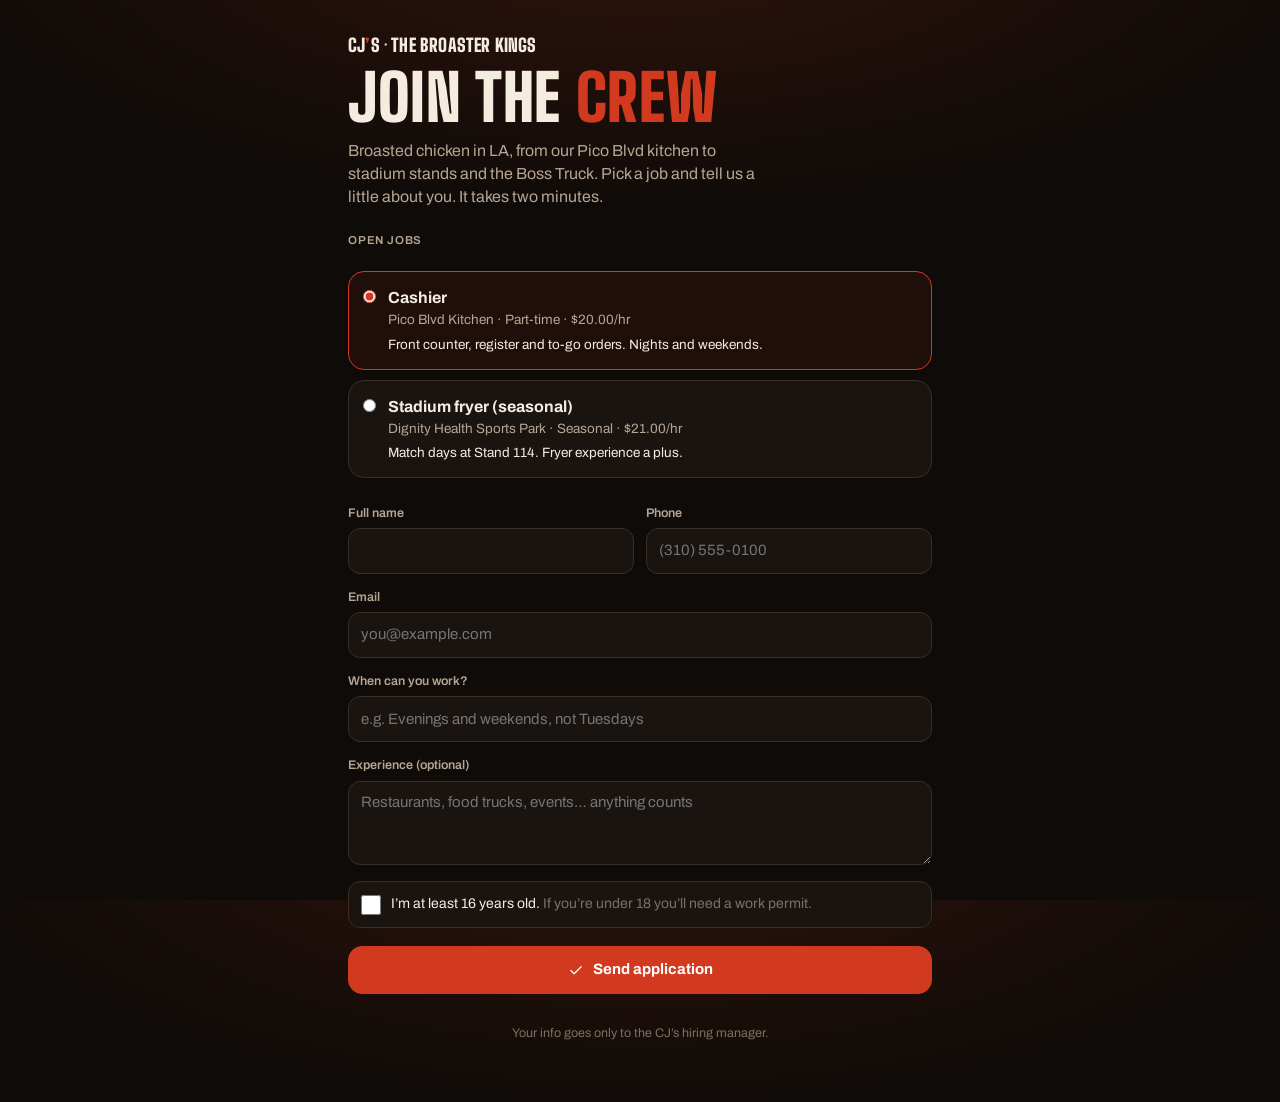
<file: demo/apply.html>
<!doctype html>
<html lang="en">
<head>
<meta charset="utf-8">
<meta name="viewport" content="width=device-width, initial-scale=1, viewport-fit=cover">
<meta name="theme-color" content="#0f0b08">
<title>Work at CJ's — The Broaster Kings</title>
<link rel="preconnect" href="https://fonts.googleapis.com">
<link rel="preconnect" href="https://fonts.gstatic.com" crossorigin>
<link href="https://fonts.googleapis.com/css2?family=Archivo:wght@400;500;600;700&family=Big+Shoulders+Display:wght@700;800;900&display=swap" rel="stylesheet">
<link rel="stylesheet" href="styles.css">
<link rel="icon" href="favicon.svg" type="image/svg+xml">
<style>
body{display:block;min-height:100vh;background:radial-gradient(1200px 500px at 50% -10%,rgba(210,58,31,.18),transparent 60%),var(--bg)}
.ap{max-width:620px;margin:0 auto;padding:36px 18px 60px}
.ap h1{font-family:var(--display);font-weight:900;font-size:clamp(40px,9vw,64px);line-height:.95;text-transform:uppercase;letter-spacing:.01em}
.ap h1 span{color:var(--sauce)}
.ap .lead{color:var(--muted);font-size:16px;margin-top:10px;max-width:46ch}
.jobs{display:grid;gap:10px;margin-top:22px}
.job{display:flex;gap:12px;align-items:flex-start;padding:14px;border:1px solid var(--line);border-radius:16px;background:var(--surface);cursor:pointer}
.job input{margin-top:4px;accent-color:var(--sauce)}
.job:has(input:checked){border-color:var(--sauce);background:rgba(210,58,31,.08)}
.job b{font-size:16px;display:block}
.job .meta{color:var(--muted);font-size:13.5px;margin-top:2px}
.ap form{margin-top:24px}
.ap .fgrid2{display:grid;grid-template-columns:1fr 1fr;gap:0 12px}
@media (max-width:520px){.ap .fgrid2{grid-template-columns:1fr}}
.ap .done{margin-top:28px;text-align:center;padding:30px 18px;border:1px solid var(--line);border-radius:20px;background:var(--surface)}
.ap .done svg{width:52px;height:52px;color:var(--ok)}
.ap .done h2{font-family:var(--display);font-weight:800;font-size:34px;text-transform:uppercase;margin-top:8px}
.ap footer{margin-top:30px;color:var(--faint);font-size:12.5px;text-align:center}
</style>
</head>
<body>
<main class="ap" id="ap"><p class="muted">Loading open jobs…</p></main>
<div id="toast" class="toast" role="status"></div>
<script>window.__API_BASE__ = ''; window.__LOCAL_MODE__ = true;</script>
<script src="store.js"></script>
<script>
(() => {
'use strict';
const {ic, esc, money, now} = CC;
const root = document.getElementById('ap');
const want = new URLSearchParams(location.search).get('job');
const toast = m => { const t = document.getElementById('toast'); t.textContent = m; t.classList.add('show'); clearTimeout(toast.t); toast.t = setTimeout(()=>t.classList.remove('show'), 2600); };
function render(){
  const jobs = (CC.db.jobs||[]).filter(j => j.status === 'Open');
  if (!jobs.length){ root.innerHTML = `<h1>Work at <span>CJ&rsquo;s</span></h1><p class="lead">We&rsquo;re not hiring right now. Check back soon, or stop by the Pico Blvd kitchen and say hi.</p>`; return; }
  const sel = jobs.find(j => j.id === want)?.id || jobs[0].id;
  root.innerHTML = `
    <div class="brand-word" style="font-size:18px">CJ<span>&rsquo;</span>s · The Broaster Kings</div>
    <h1 style="margin-top:14px">Join the <span>crew</span></h1>
    <p class="lead">Broasted chicken in LA, from our Pico Blvd kitchen to stadium stands and the Boss Truck. Pick a job and tell us a little about you. It takes two minutes.</p>
    <form id="apf" novalidate>
      <div class="label">Open jobs</div>
      <div class="jobs" role="radiogroup">${jobs.map(j => `<label class="job"><input type="radio" name="job" value="${j.id}" ${j.id===sel?'checked':''}><span><b>${esc(j.title)}</b><span class="meta">${esc(CC.venueById(j.venue)?.name||'')} · ${esc(j.type)} · ${money(j.rate)}/hr</span><span class="meta" style="color:var(--text);margin-top:4px;display:block">${esc(j.desc||'')}</span></span></label>`).join('')}</div>
      <div class="fgrid2" style="margin-top:12px">
        <label class="field"><span>Full name</span><input class="input" id="apName" autocomplete="name" required></label>
        <label class="field"><span>Phone</span><input class="input" id="apPhone" type="tel" autocomplete="tel" required placeholder="(310) 555-0100"></label>
      </div>
      <label class="field"><span>Email</span><input class="input" id="apEmail" type="email" autocomplete="email" placeholder="you@example.com"></label>
      <label class="field"><span>When can you work?</span><input class="input" id="apAvail" placeholder="e.g. Evenings and weekends, not Tuesdays"></label>
      <label class="field"><span>Experience (optional)</span><textarea class="input" id="apNote" placeholder="Restaurants, food trucks, events… anything counts"></textarea></label>
      <label class="check"><input type="checkbox" id="apAge"><span>I&rsquo;m at least 16 years old. <span class="faint">If you&rsquo;re under 18 you&rsquo;ll need a work permit.</span></span></label>
      <button class="btn primary" style="margin-top:18px" type="submit">${ic('check')} Send application</button>
    </form>
    <footer>Your info goes only to the CJ&rsquo;s hiring manager.</footer>`;
  document.getElementById('apf').addEventListener('submit', ev => { ev.preventDefault();
    const v = id => document.getElementById(id).value.trim();
    const name = v('apName').replace(/[<>"&`]/g,'').slice(0,60), phone = v('apPhone'), email = v('apEmail');
    if (name.length < 3){ toast('Add your full name'); return; }
    if (phone.replace(/\D/g,'').length < 10){ toast('Add a phone number we can text'); return; }
    if (email && !/^\S+@\S+\.\S+$/.test(email)){ toast('That email looks off'); return; }
    if (!document.getElementById('apAge').checked){ toast('Please confirm your age'); return; }
    const job = document.querySelector('input[name=job]:checked').value, jt = CC.db.jobs.find(j=>j.id===job);
    const note = [v('apAvail') && `Available: ${v('apAvail')}`, v('apNote')].filter(Boolean).join('. ');
    CC.db.applicants.push({id:CC.id('AP'), job, name, phone, email, stage:'Applied', t:now(), note});
    CC.notify('mgr', `New application: ${name} for ${jt.title}.`, 'Push', 'hiring'); CC.log(name, `Applied for ${jt.title}`); CC.save();
    root.innerHTML = `<div class="done">${ic('check')}<h2>Thanks, ${esc(name.split(' ')[0])}</h2><p class="muted">We got your application for <b style="color:var(--text)">${esc(jt.title)}</b>. If it&rsquo;s a fit, we&rsquo;ll text you at ${esc(phone)} to set up an interview.</p></div>`;
    window.scrollTo(0,0); });
}
CC.ready.then(render);
})();
</script>
</body>
</html>
</file>
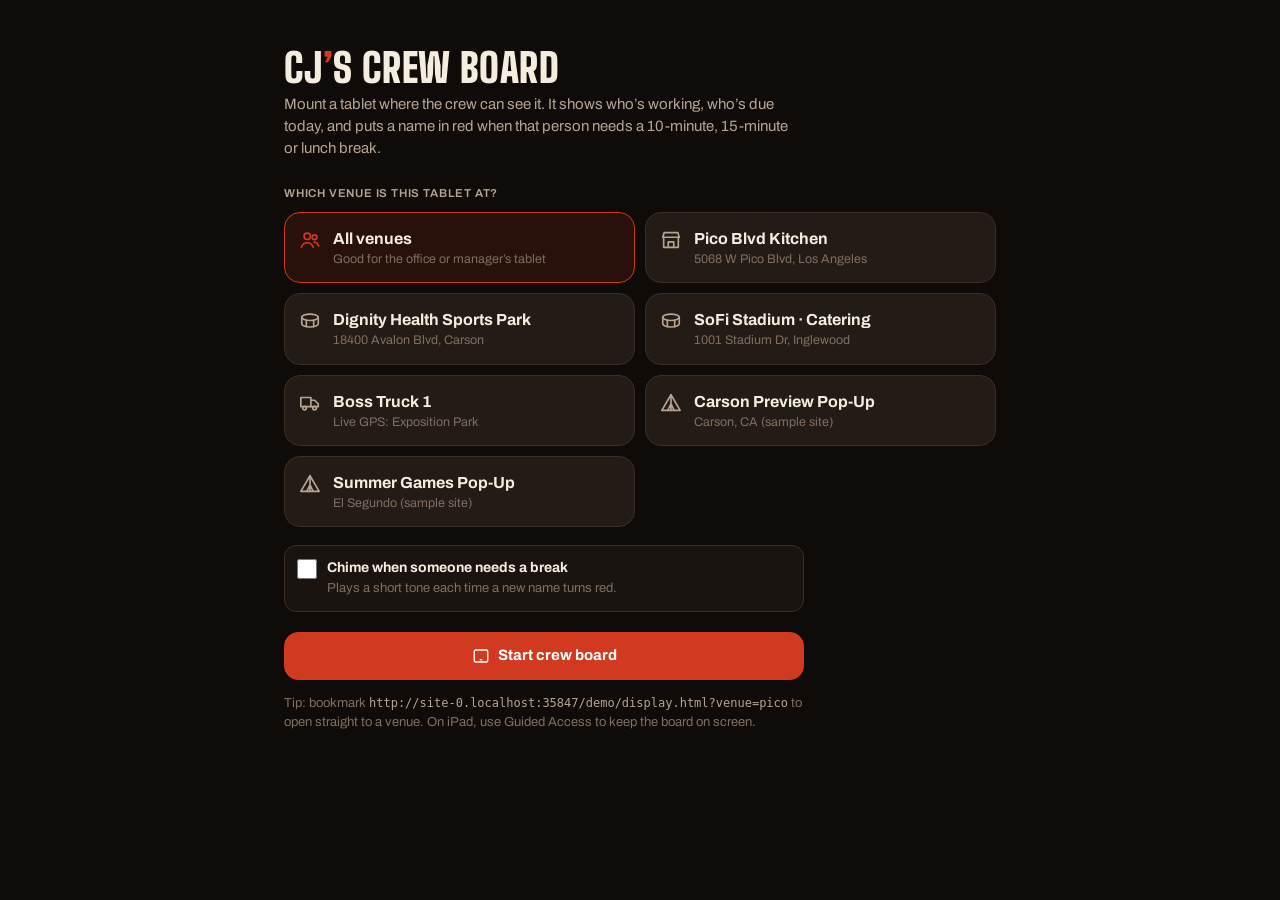
<file: demo/display.html>
<!doctype html>
<html lang="en">
<head>
<meta charset="utf-8">
<meta name="viewport" content="width=device-width, initial-scale=1, viewport-fit=cover">
<meta name="theme-color" content="#0f0b08">
<title>CJ's Crew Board — Tablet Display</title>
<link rel="preconnect" href="https://fonts.googleapis.com">
<link rel="preconnect" href="https://fonts.gstatic.com" crossorigin>
<link href="https://fonts.googleapis.com/css2?family=Archivo:wght@400;500;600;700&family=Big+Shoulders+Display:wght@700;800;900&display=swap" rel="stylesheet">
<link rel="stylesheet" href="styles.css">
<link rel="stylesheet" href="display.css">
<link rel="icon" href="favicon.svg" type="image/svg+xml">
</head>
<body class="board-body">
<div id="board"></div>
<div id="modalRoot"></div>
<div id="toast" class="toast" role="status"></div>
<script>window.__API_BASE__ = ''; window.__LOCAL_MODE__ = true;</script>
<script src="store.js"></script>
<script src="display.js"></script>
</body>
</html>
</file>
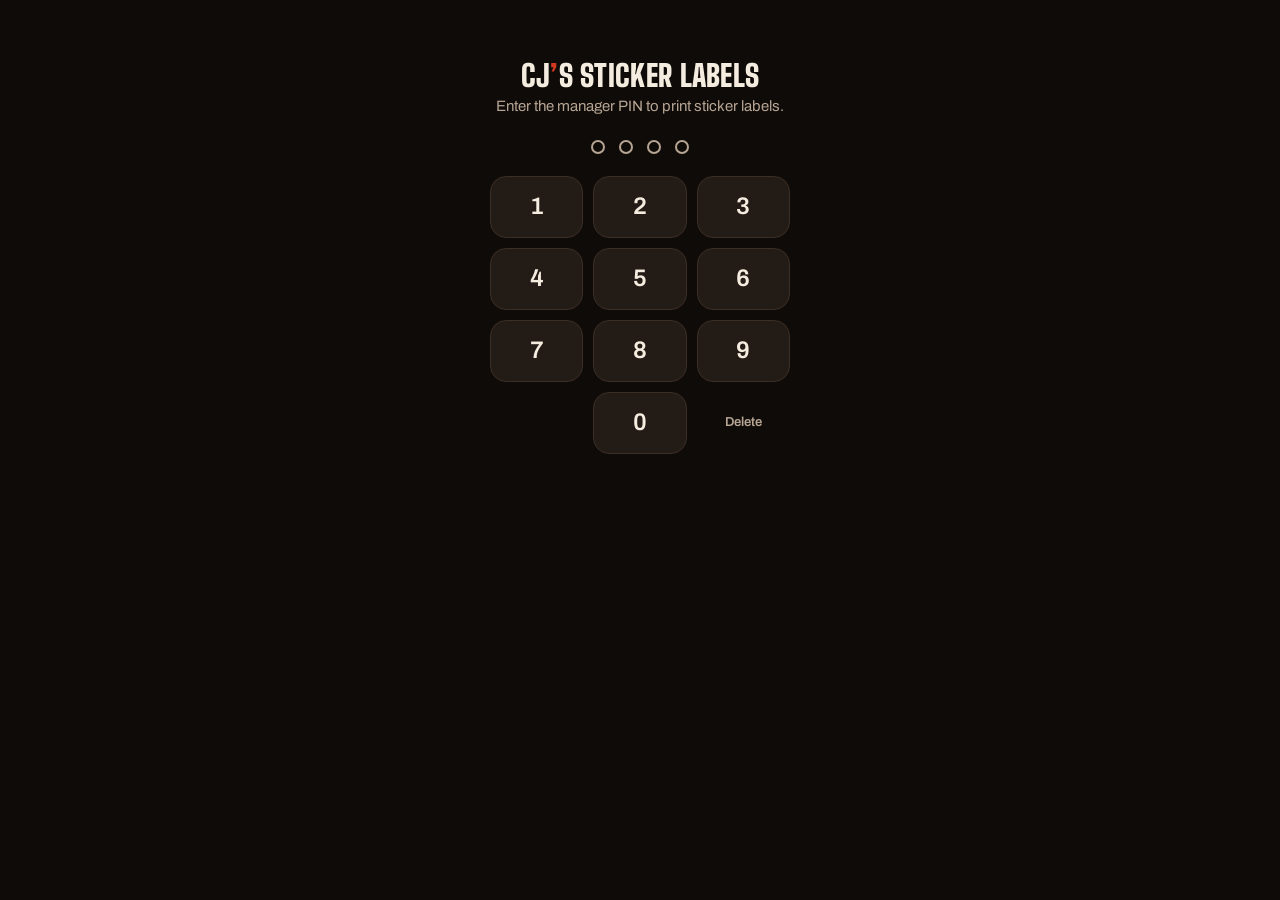
<file: demo/labels.html>
<!doctype html>
<html lang="en">
<head>
<meta charset="utf-8">
<meta name="viewport" content="width=device-width, initial-scale=1">
<title>CJ's Crew - Clock — Sticker Labels</title>
<link rel="preconnect" href="https://fonts.googleapis.com">
<link rel="preconnect" href="https://fonts.gstatic.com" crossorigin>
<link href="https://fonts.googleapis.com/css2?family=Archivo:wght@400;500;600;700&family=Big+Shoulders+Display:wght@700;800;900&display=swap" rel="stylesheet">
<link rel="stylesheet" href="styles.css">
<link rel="stylesheet" href="labels.css">
<link rel="icon" href="favicon.svg" type="image/svg+xml">
</head>
<body class="lb-body">
<div id="lroot"></div>
<div id="toast" class="toast" role="status"></div>
<script>window.__API_BASE__ = ''; window.__LOCAL_MODE__ = true;</script>
<script src="qrcode.min.js"></script>
<script src="store.js"></script>
<script src="labels.js"></script>
</body>
</html>
</file>
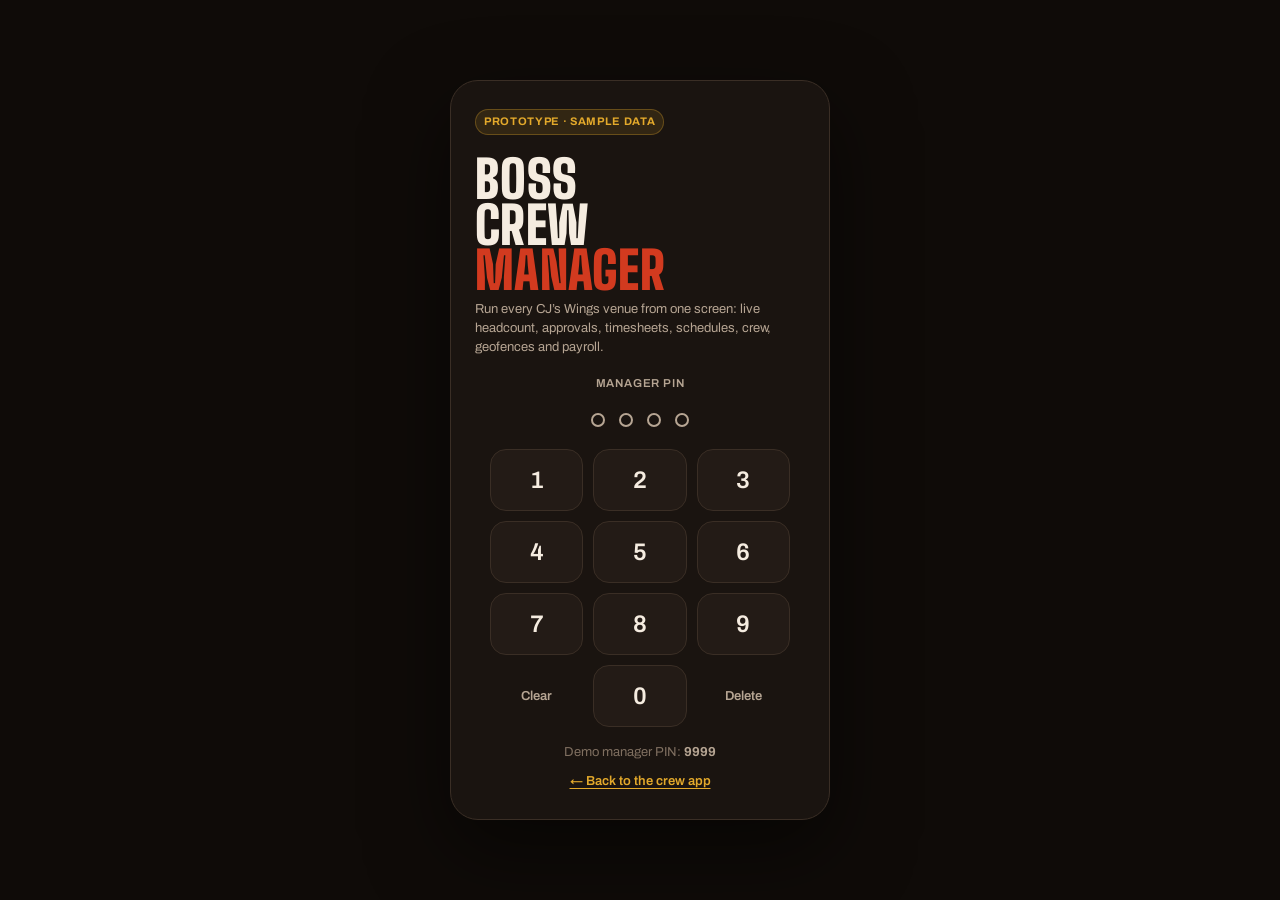
<file: demo/manager.html>
<!doctype html>
<html lang="en">
<head>
<meta charset="utf-8">
<meta name="viewport" content="width=device-width, initial-scale=1, viewport-fit=cover">
<meta name="theme-color" content="#16110d">
<title>CJ's Crew - Clock — Manager Console</title>
<link rel="preconnect" href="https://fonts.googleapis.com">
<link rel="preconnect" href="https://fonts.gstatic.com" crossorigin>
<link href="https://fonts.googleapis.com/css2?family=Archivo:wght@400;500;600;700&family=Big+Shoulders+Display:wght@700;800;900&display=swap" rel="stylesheet">
<link rel="stylesheet" href="styles.css">
<link rel="stylesheet" href="manager.css">
  <link rel="icon" href="favicon.svg" type="image/svg+xml">
</head>
<body class="mgr">
<div id="mroot"></div>
<div id="modalRoot"></div>
<div id="toast" class="toast" role="status"></div>
<script>window.__API_BASE__ = ''; window.__LOCAL_MODE__ = true;</script>
  <script src="store.js"></script>
<script src="manager.js"></script>
<script src="manager-x.js"></script>
</body>
</html>
</file>
<file: styles.css>
:root{
  --bg:#0f0b08;
  --surface:#1a1410;
  --surface-2:#231b16;
  --surface-3:#2e241d;
  --line:#3a2e25;
  --text:#f5ece0;
  --muted:#b6a593;
  --faint:#7f6f60;
  --sauce:#d23a1f;      /* Boss Sauce red */
  --sauce-hi:#ea4f2f;
  --sauce-deep:#8f2412;
  --mustard:#e3a92b;    /* mustard seed */
  --ok:#5fb37a;
  --warn:#e3a92b;
  --bad:#e5533a;
  --info:#7fa8c9;
  --radius:16px;
  --display:'Big Shoulders Display','Archivo Narrow',Impact,sans-serif;
  --body:'Archivo',system-ui,-apple-system,sans-serif;
  --safe-b:env(safe-area-inset-bottom,0px);
}
*{box-sizing:border-box;margin:0;padding:0}
html,body{height:100%}
body{background:var(--bg);color:var(--text);font-family:var(--body);font-size:15px;line-height:1.45;-webkit-font-smoothing:antialiased;-webkit-tap-highlight-color:transparent}
button{font:inherit;color:inherit;background:none;border:0;cursor:pointer}
input,select,textarea{font:inherit;color:inherit}
.num{font-variant-numeric:tabular-nums}

/* Stage: phone on desktop, full-bleed on mobile */
.stage{min-height:100%;display:flex;justify-content:center;align-items:flex-start;gap:28px;padding:28px 20px}
.phone{position:relative;width:400px;height:min(860px,calc(100vh - 56px));background:var(--surface);border:1px solid var(--line);border-radius:36px;overflow:hidden;display:flex;flex-direction:column;box-shadow:0 30px 80px rgba(0,0,0,.55)}
.demo-panel{width:300px;flex:none;position:sticky;top:28px}
@media (max-width:760px){
  .stage{padding:0;display:block}
  .phone{width:100%;height:100dvh;border-radius:0;border:0;box-shadow:none}
  .demo-panel{display:none}
  .demo-panel.open{display:block;position:fixed;inset:auto 0 0 0;width:auto;z-index:60;background:var(--surface-2);border-top:1px solid var(--line);border-radius:20px 20px 0 0;padding:18px 16px calc(18px + var(--safe-b));max-height:80dvh;overflow:auto;box-shadow:0 -20px 60px rgba(0,0,0,.6)}
}

/* Demo panel */
.demo-card{background:var(--surface);border:1px solid var(--line);border-radius:var(--radius);padding:16px}
.demo-card + .demo-card{margin-top:12px}
.demo-card h3{font-size:12px;letter-spacing:.08em;text-transform:uppercase;color:var(--muted);font-weight:600;margin-bottom:10px}
.demo-card p{color:var(--muted);font-size:13px}
.demo-opt{display:flex;width:100%;text-align:left;gap:10px;align-items:flex-start;padding:9px 10px;border-radius:10px;font-size:13px;border:1px solid transparent}
.demo-opt:hover{background:var(--surface-2)}
.demo-opt.on{background:var(--surface-3);border-color:var(--line)}
.demo-opt .dot{width:8px;height:8px;border-radius:50%;margin-top:6px;flex:none;background:var(--faint)}
.demo-opt.on .dot{background:var(--sauce)}
.demo-opt small{display:block;color:var(--faint);font-size:12px}
.demo-row{display:flex;gap:8px;flex-wrap:wrap}
.chip-btn{padding:7px 11px;border-radius:999px;background:var(--surface-3);border:1px solid var(--line);font-size:12.5px;font-weight:600}
.chip-btn:hover{border-color:var(--muted)}
.proto-tag{display:inline-flex;gap:6px;align-items:center;font-size:11px;font-weight:700;letter-spacing:.06em;text-transform:uppercase;color:var(--mustard);background:rgba(227,169,43,.12);border:1px solid rgba(227,169,43,.3);padding:4px 8px;border-radius:999px}

/* App chrome */
.topbar{display:flex;align-items:center;justify-content:space-between;padding:16px 18px 10px;flex:none}
.brand{display:flex;align-items:center;gap:10px}
.brand-word{font-family:var(--display);font-weight:900;font-size:24px;letter-spacing:.01em;line-height:1;text-transform:uppercase}
.brand-word span{color:var(--sauce)}
.brand-sub{font-size:11px;color:var(--muted);letter-spacing:.08em;text-transform:uppercase;font-weight:600}
.icon-btn{width:38px;height:38px;border-radius:12px;display:grid;place-items:center;background:var(--surface-2);border:1px solid var(--line)}
.icon-btn svg{width:18px;height:18px}
.scroll{flex:1;overflow-y:auto;padding:4px 16px 20px;scrollbar-width:none}
.scroll::-webkit-scrollbar{display:none}
.tabbar{flex:none;display:grid;grid-template-columns:repeat(5,1fr);border-top:1px solid var(--line);background:var(--surface);padding:6px 6px calc(6px + var(--safe-b))}
.tab{display:flex;flex-direction:column;align-items:center;gap:3px;padding:7px 0;font-size:11.5px;font-weight:600;color:var(--faint);border-radius:12px}
.tab svg{width:21px;height:21px}
.tab.on{color:var(--text)}
.tab.on svg{color:var(--sauce)}

/* Cards */
.card{background:var(--surface-2);border:1px solid var(--line);border-radius:var(--radius);padding:14px}
.card + .card,.stack > * + *{margin-top:12px}
.label{font-size:11.5px;letter-spacing:.07em;text-transform:uppercase;color:var(--muted);font-weight:600}
.title{font-weight:700;font-size:16px}
.muted{color:var(--muted)}
.faint{color:var(--faint)}
.small{font-size:13px}
.row{display:flex;align-items:center;gap:10px}
.between{justify-content:space-between}
.grow{flex:1;min-width:0}
.ellipsis{white-space:nowrap;overflow:hidden;text-overflow:ellipsis}
.badge{display:inline-flex;align-items:center;gap:5px;font-size:11px;font-weight:700;letter-spacing:.05em;text-transform:uppercase;padding:3px 8px;border-radius:999px;background:var(--surface-3);color:var(--muted);border:1px solid var(--line);white-space:nowrap}
.badge.ok{color:var(--ok);background:rgba(95,179,122,.1);border-color:rgba(95,179,122,.3)}
.badge.warn{color:var(--warn);background:rgba(227,169,43,.1);border-color:rgba(227,169,43,.3)}
.badge.bad{color:var(--bad);background:rgba(229,83,58,.1);border-color:rgba(229,83,58,.3)}
.badge.info{color:var(--info);background:rgba(127,168,201,.1);border-color:rgba(127,168,201,.3)}
.vt{width:40px;height:40px;border-radius:12px;display:grid;place-items:center;flex:none;background:var(--surface-3);border:1px solid var(--line)}
.vt svg{width:20px;height:20px;color:var(--mustard)}

/* Geofence card */
.geo{position:relative;overflow:hidden}
.geo-map{height:118px;margin:-14px -14px 12px;background:
  radial-gradient(circle at 50% 55%, rgba(210,58,31,.18) 0 34px, transparent 35px),
  repeating-linear-gradient(0deg, rgba(255,255,255,.03) 0 1px, transparent 1px 22px),
  repeating-linear-gradient(90deg, rgba(255,255,255,.03) 0 1px, transparent 1px 22px),
  #19130f;position:relative;border-bottom:1px solid var(--line)}
.geo-ring{position:absolute;left:50%;top:55%;width:96px;height:96px;margin:-48px 0 0 -48px;border-radius:50%;border:1.5px dashed rgba(210,58,31,.7)}
.geo-pin{position:absolute;width:14px;height:14px;margin:-7px 0 0 -7px;border-radius:50%;background:var(--info);box-shadow:0 0 0 5px rgba(127,168,201,.25)}
.geo-venue{position:absolute;left:50%;top:55%;width:10px;height:10px;margin:-5px 0 0 -5px;background:var(--sauce);transform:rotate(45deg)}
.geo-caption{position:absolute;left:12px;bottom:9px;font-size:11px;color:var(--muted);font-weight:600;letter-spacing:.04em}
.geo-acc{position:absolute;right:12px;bottom:9px;font-size:11px;color:var(--faint)}

/* Big punch button */
.punch-wrap{display:flex;flex-direction:column;align-items:center;padding:18px 0 6px}
.punch{width:196px;height:196px;border-radius:50%;display:flex;flex-direction:column;align-items:center;justify-content:center;gap:2px;background:radial-gradient(circle at 35% 30%, var(--sauce-hi), var(--sauce) 55%, var(--sauce-deep));box-shadow:0 0 0 10px rgba(210,58,31,.12),0 18px 40px rgba(143,36,18,.5);transition:transform .15s ease, box-shadow .2s ease}
.punch:active{transform:scale(.97)}
.punch .p1{font-family:var(--display);font-weight:900;font-size:40px;line-height:.95;letter-spacing:.01em;text-transform:uppercase}
.punch .p2{font-size:12.5px;font-weight:600;opacity:.85}
.punch.out{background:radial-gradient(circle at 35% 30%, #3b2f27, #2a201a 60%, #1d1612);box-shadow:0 0 0 10px rgba(255,255,255,.04),0 18px 40px rgba(0,0,0,.5);border:1.5px solid var(--line)}
.punch[disabled]{filter:grayscale(.85);opacity:.55;cursor:not-allowed;box-shadow:none}
.clock-now{font-family:var(--display);font-weight:800;font-size:28px;letter-spacing:.02em;line-height:1}
.timer{font-family:var(--display);font-weight:800;font-size:64px;letter-spacing:.02em;line-height:1}
.pulse{width:9px;height:9px;border-radius:50%;background:var(--ok);box-shadow:0 0 0 0 rgba(95,179,122,.6);animation:pulse 1.8s infinite}
@keyframes pulse{0%{box-shadow:0 0 0 0 rgba(95,179,122,.55)}70%{box-shadow:0 0 0 10px rgba(95,179,122,0)}100%{box-shadow:0 0 0 0 rgba(95,179,122,0)}}
@media (prefers-reduced-motion:reduce){.pulse{animation:none}}

/* Buttons */
.btn{display:inline-flex;align-items:center;justify-content:center;gap:8px;min-height:48px;padding:0 16px;border-radius:14px;font-weight:700;font-size:15px;background:var(--surface-3);border:1px solid var(--line);width:100%}
.btn svg{width:18px;height:18px}
.btn.primary{background:var(--sauce);border-color:var(--sauce);color:#fff}
.btn.primary:hover{background:var(--sauce-hi)}
.btn.ghost{background:transparent}
.btn.sm{min-height:36px;font-size:13px;padding:0 12px;border-radius:10px;width:auto}
.btn[disabled]{opacity:.45;cursor:not-allowed}
.btn-grid{display:grid;grid-template-columns:1fr 1fr;gap:10px}
.link{color:var(--mustard);font-weight:600;font-size:13px;text-decoration:underline;text-underline-offset:3px}

/* Segmented role select */
.seg{display:flex;gap:8px;flex-wrap:wrap}
.seg button{padding:9px 12px;border-radius:12px;background:var(--surface-3);border:1px solid var(--line);font-size:13.5px;font-weight:600}
.seg button.on{border-color:var(--sauce);background:rgba(210,58,31,.14);color:#fff}

/* Alerts */
.alert{display:flex;gap:10px;align-items:flex-start;padding:12px;border-radius:14px;font-size:13.5px;border:1px solid}
.alert svg{width:18px;height:18px;flex:none;margin-top:1px}
.alert.warn{background:rgba(227,169,43,.08);border-color:rgba(227,169,43,.3);color:#f2d79a}
.alert.bad{background:rgba(229,83,58,.08);border-color:rgba(229,83,58,.35);color:#f4b4a6}
.alert.ok{background:rgba(95,179,122,.08);border-color:rgba(95,179,122,.3);color:#b9e2c6}
.alert.info{background:rgba(127,168,201,.08);border-color:rgba(127,168,201,.3);color:#c4d9ea}
.alert b{color:var(--text)}

/* Lists / timesheet */
.list{background:var(--surface-2);border:1px solid var(--line);border-radius:var(--radius);overflow:hidden}
.li{display:flex;gap:12px;align-items:center;padding:12px 14px}
.li + .li{border-top:1px solid var(--line)}
.li .meta{font-size:12.5px;color:var(--muted)}
.kpis{display:grid;grid-template-columns:repeat(3,1fr);gap:8px}
.kpi{background:var(--surface-2);border:1px solid var(--line);border-radius:14px;padding:10px 10px 9px}
.kpi .v{font-family:var(--display);font-weight:800;font-size:26px;line-height:1.05}
.kpi .k{font-size:11px;color:var(--muted);font-weight:600;letter-spacing:.04em;text-transform:uppercase}
.pay-total{display:flex;align-items:baseline;justify-content:space-between}
.pay-total .v{font-family:var(--display);font-weight:900;font-size:40px;line-height:1}
.section-h{display:flex;align-items:baseline;justify-content:space-between;margin:20px 2px 8px}
.section-h h2{font-family:var(--display);font-weight:800;font-size:22px;letter-spacing:.02em;text-transform:uppercase}
.split{display:flex;justify-content:space-between;font-size:13.5px;padding:5px 0}
.split + .split{border-top:1px dashed var(--line)}

/* Sign-in */
.signin{flex:1;display:flex;flex-direction:column;padding:28px 20px calc(20px + var(--safe-b));overflow-y:auto}
.hero-word{font-family:var(--display);font-weight:900;font-size:56px;line-height:.88;text-transform:uppercase;letter-spacing:.005em}
.hero-word span{color:var(--sauce)}
.emp{display:flex;align-items:center;gap:12px;width:100%;padding:12px;border-radius:14px;background:var(--surface-2);border:1px solid var(--line);text-align:left}
.emp + .emp{margin-top:8px}
.emp:hover{border-color:var(--muted)}
.avatar{width:42px;height:42px;border-radius:50%;display:grid;place-items:center;font-weight:700;font-size:15px;flex:none;background:var(--surface-3);border:1px solid var(--line)}
.avatar.lg{width:72px;height:72px;font-size:24px}
.pin-dots{display:flex;gap:14px;justify-content:center;margin:22px 0}
.pin-dots i{width:14px;height:14px;border-radius:50%;border:2px solid var(--muted)}
.pin-dots i.f{background:var(--sauce);border-color:var(--sauce)}
.pin-dots.shake{animation:shake .35s}
@keyframes shake{25%{transform:translateX(-8px)}50%{transform:translateX(8px)}75%{transform:translateX(-4px)}}
.keypad{display:grid;grid-template-columns:repeat(3,1fr);gap:10px;max-width:300px;margin:0 auto;width:100%}
.key{height:62px;border-radius:16px;background:var(--surface-2);border:1px solid var(--line);font-size:24px;font-weight:600}
.key:active{background:var(--surface-3)}
.key.fn{font-size:13px;color:var(--muted);background:transparent;border-color:transparent}
.selfie{width:220px;height:220px;border-radius:50%;margin:10px auto 16px;position:relative;overflow:hidden;background:#120d0a;border:2px dashed var(--line);display:grid;place-items:center}
.selfie video{width:100%;height:100%;object-fit:cover;transform:scaleX(-1)}
.selfie.ok{border:3px solid var(--ok)}

/* Sheet */
.scrim{position:fixed;inset:0;background:rgba(0,0,0,.6);z-index:80;display:flex;align-items:flex-end;justify-content:center;animation:fade .15s ease}
.sheet{width:100%;max-width:440px;max-height:88dvh;overflow:auto;background:var(--surface-2);border:1px solid var(--line);border-bottom:0;border-radius:22px 22px 0 0;padding:10px 18px calc(18px + var(--safe-b));animation:up .2s ease}
.grab{width:40px;height:4px;border-radius:4px;background:var(--line);margin:4px auto 14px}
.sheet h3{font-family:var(--display);font-weight:800;font-size:26px;text-transform:uppercase;letter-spacing:.02em;line-height:1.05;margin-bottom:6px}
.field{display:block;margin-top:14px}
.field span{display:block;font-size:12.5px;color:var(--muted);font-weight:600;margin-bottom:6px}
.input{width:100%;min-height:46px;padding:10px 12px;border-radius:12px;background:var(--surface);border:1px solid var(--line);font-size:15px}
.input:focus{outline:2px solid var(--sauce);outline-offset:1px}
textarea.input{min-height:84px;resize:vertical}
.check{display:flex;gap:10px;align-items:flex-start;padding:12px;border-radius:12px;background:var(--surface);border:1px solid var(--line);font-size:14px;margin-top:10px}
.check input{width:20px;height:20px;accent-color:var(--sauce);margin-top:1px;flex:none}
@keyframes fade{from{opacity:0}}
@keyframes up{from{transform:translateY(30px);opacity:.4}}

.toast{position:fixed;left:50%;bottom:96px;transform:translateX(-50%) translateY(20px);background:var(--text);color:#1a1410;font-weight:600;font-size:14px;padding:11px 16px;border-radius:12px;opacity:0;pointer-events:none;transition:.25s;z-index:100;max-width:340px;text-align:center}
.toast.show{opacity:1;transform:translateX(-50%) translateY(0)}

.receipt{border:1px dashed var(--line);border-radius:14px;padding:14px;background:var(--surface);font-size:13.5px}
.mono{font-family:ui-monospace,SFMono-Regular,Menlo,monospace;font-size:12px;color:var(--muted)}
.demo-fab{display:none}
@media (max-width:760px){.demo-fab{display:grid}}
:focus-visible{outline:2px solid var(--mustard);outline-offset:2px}

/* Guide */
.guide-cta{display:flex;align-items:center;gap:12px;width:100%;text-align:left;padding:12px 14px;margin:-6px 0 22px;border-radius:14px;background:rgba(227,169,43,.08);border:1px solid rgba(227,169,43,.3)}
.guide-cta > svg{width:20px;height:20px;flex:none;color:var(--mustard)}
.guide-cta > svg:last-child{width:16px;height:16px;color:var(--faint)}
.guide-cta span{flex:1;min-width:0}
.guide-cta b{display:block;font-size:14.5px}
.guide-cta small{display:block;color:var(--muted);font-size:12.5px}
.gd{background:var(--surface-2);border:1px solid var(--line);border-radius:var(--radius);overflow:hidden}
.gd + .gd{margin-top:10px}
.gd summary{list-style:none;cursor:pointer;display:flex;align-items:center;justify-content:space-between;gap:10px;padding:14px;font-weight:700;font-size:15px}
.gd summary::-webkit-details-marker{display:none}
.gd summary svg{width:16px;height:16px;flex:none;color:var(--faint);transition:transform .2s}
.gd[open] summary svg{transform:rotate(90deg)}
.gd-b{padding:0 14px 14px;font-size:13.5px;color:var(--muted)}
.gd-b b{color:var(--text)}
.gd-list{list-style:none;display:grid;gap:9px}
.gd-list li{position:relative;padding-left:16px}
.gd-list li::before{content:"";position:absolute;left:0;top:8px;width:6px;height:6px;border-radius:50%;background:var(--sauce)}
.gd-steps{counter-reset:s;list-style:none;display:grid;gap:9px;margin-top:10px}
.gd-steps li{counter-increment:s;position:relative;padding-left:32px;min-height:22px}
.gd-steps li::before{content:counter(s);position:absolute;left:0;top:0;width:22px;height:22px;border-radius:50%;background:var(--surface-3);border:1px solid var(--line);color:var(--text);font-size:11.5px;font-weight:700;display:grid;place-items:center}
.signin > *{flex-shrink:0}

/* Link to manager console (sign-in screen) */
.mgr-cta{display:flex;align-items:center;gap:12px;width:100%;text-align:left;padding:12px 14px;margin-top:14px;border-radius:14px;background:var(--surface-2);border:1px dashed var(--line);color:inherit;text-decoration:none}
.mgr-cta:hover{border-color:var(--muted)}
.mgr-cta > svg{width:20px;height:20px;flex:none;color:var(--sauce)}
.mgr-cta > svg:last-child{width:16px;height:16px;color:var(--faint)}
.mgr-cta span{flex:1;min-width:0}
.mgr-cta b{display:block;font-size:14.5px}
.mgr-cta small{display:block;color:var(--muted);font-size:12.5px}

/* NFC tap */
.tap-banner{display:flex;align-items:center;gap:12px;margin:22px 0 18px;padding:14px;border-radius:16px;background:rgba(210,58,31,.12);border:1px solid rgba(210,58,31,.45)}
.tap-banner>svg{width:28px;height:28px;color:var(--sauce-hi);flex:none}
.tap-banner>div{flex:1;min-width:0}
.tap-banner b{display:block;font-size:15px}
.tap-banner small{color:var(--muted);font-size:12.5px}
.tap-result{justify-content:flex-start}
.tap-ic{width:84px;height:84px;border-radius:50%;display:grid;place-items:center;margin:26px auto 8px;background:rgba(95,179,122,.12);border:2px solid var(--ok);color:var(--ok)}
.tap-ic svg{width:40px;height:40px}
.tap-result.menu .tap-ic{background:rgba(127,168,201,.12);border-color:var(--info);color:var(--info)}
.tap-result.warn .tap-ic{background:rgba(227,169,43,.12);border-color:var(--warn);color:var(--warn)}
.tap-result.bad .tap-ic{background:rgba(229,83,58,.12);border-color:var(--bad);color:var(--bad)}
.tap-result.in .tap-ic{animation:tapPop .45s ease-out}
@keyframes tapPop{0%{transform:scale(.6);opacity:0}70%{transform:scale(1.08)}100%{transform:scale(1);opacity:1}}
.pulse-ring{background:rgba(127,168,201,.12);border-color:var(--info);color:var(--info);animation:ring 1.6s infinite}
@keyframes ring{0%{box-shadow:0 0 0 0 rgba(127,168,201,.5)}80%{box-shadow:0 0 0 22px rgba(127,168,201,0)}100%{box-shadow:0 0 0 0 rgba(127,168,201,0)}}
.brk-alert{border-width:2px}
@media (prefers-reduced-motion:reduce){.tap-result.in .tap-ic,.pulse-ring{animation:none}}

/* ---------- v0.5 crew additions ---------- */
.sr-only{position:absolute;width:1px;height:1px;overflow:hidden;clip:rect(0 0 0 0);white-space:nowrap}
.tab{position:relative}
.tab-n{position:absolute;top:2px;left:calc(50% + 6px);min-width:17px;height:17px;padding:0 4px;border-radius:9px;background:var(--sauce);color:#fff;font-size:10.5px;font-weight:800;display:grid;place-items:center;line-height:1}
.tab-n.in{position:static;display:inline-grid;margin-left:4px;vertical-align:1px}
.offline-bar{flex:none;display:flex;gap:8px;align-items:center;padding:8px 14px;background:rgba(227,169,43,.14);color:var(--warn);font-size:12.5px;font-weight:600;border-bottom:1px solid rgba(227,169,43,.3)}
.offline-bar svg{width:16px;height:16px;flex:none}
.alert .grow{min-width:0}
.sh-acts{display:flex;flex-direction:column;gap:6px;align-items:flex-end;flex:none}
.sh-acts .btn{width:auto;min-height:34px;padding:0 12px;font-size:13px;white-space:nowrap}
.cl-nudge{display:flex;align-items:center;gap:12px;width:100%;color:inherit;font:inherit;cursor:pointer;margin-bottom:12px}
.cl-nudge > svg{width:18px;height:18px;color:var(--faint)}
.cl-nudge.late{border-color:rgba(229,83,58,.5);background:rgba(229,83,58,.08)}
.team-seg button{display:inline-flex;align-items:center;justify-content:center}
.ch-row{width:100%;color:inherit;font:inherit;cursor:pointer}
.cmsgs{display:flex;flex-direction:column;gap:10px;padding:4px 2px 12px}
.cmsg{max-width:84%;display:flex;flex-direction:column;gap:3px;align-items:flex-start}
.cmsg.mine{align-self:flex-end;align-items:flex-end}
.cb{padding:9px 12px;border-radius:16px 16px 16px 5px;background:var(--surface-3);font-size:14.5px;line-height:1.4;overflow-wrap:anywhere}
.cmsg.mine .cb{background:var(--sauce-deep);border-radius:16px 16px 5px 16px}
.ccomp{position:sticky;bottom:0;display:flex;gap:8px;padding:10px 0 4px;background:linear-gradient(transparent,var(--bg) 25%)}
.ccomp .btn svg{width:18px;height:18px}
.prog{height:6px;border-radius:4px;background:var(--line);overflow:hidden;margin-top:6px}
.prog i{display:block;height:100%;background:var(--ok)}
.cl-list{display:flex;flex-direction:column;gap:8px}
.cl-i{display:flex;align-items:center;gap:12px;width:100%;padding:12px;border:1px solid var(--line);border-radius:14px;background:var(--surface-2);color:inherit;font:inherit;cursor:pointer;text-align:left;flex-wrap:wrap}
.cl-i.done{border-color:rgba(95,179,122,.4)}
.cl-i.bad{border-color:var(--bad);background:rgba(229,83,58,.08)}
.cl-box{width:26px;height:26px;border-radius:8px;border:2px solid var(--line);display:grid;place-items:center;flex:none}
.cl-i.done .cl-box{background:var(--ok);border-color:var(--ok);color:#0f0b08}
.cl-box svg{width:16px;height:16px}
.cl-ph{display:block;margin-top:8px;max-width:160px;border-radius:10px;border:1px solid var(--line)}
.cl-i label.btn{cursor:pointer;min-height:36px}
.rate{width:46px;height:46px;border-radius:12px;border:1px solid var(--line);background:var(--surface-3);color:var(--text);font-weight:800;font-size:17px;cursor:pointer}
.rate:hover,.rate:focus-visible{border-color:var(--mustard);background:rgba(227,169,43,.15)}
.av-list{display:flex;flex-direction:column;gap:8px}
.av-r{display:grid;grid-template-columns:78px 1fr auto 1fr;gap:8px;align-items:center}
.av-r .input{padding:8px;font-size:14px;min-width:0}
.quiz{border:1px solid var(--line);border-radius:14px;padding:10px 12px;margin-top:12px}
.quiz legend{font-weight:700;padding:0 6px;font-size:14.5px}

/* Live app: hide prototype-only controls */
body.prod .demo-fab, body.prod .proto-tag, body.prod .guide-cta, body.prod .demo-panel { display:none !important; }
body.prod .stage { grid-template-columns: 1fr !important; }
</file>
<file: theme.css>
/* Light themes for CJ's Crew - Clock. Applied with <html data-theme="...">. Dark is the default when no theme is set. */
html[data-theme]{color-scheme:light}

/* Option A: Cream (warm, matches the CJ's brand) */
html[data-theme="cream"]{
  --bg:#f7f0e4; --surface:#fffdf9; --surface-2:#fbf5ec; --surface-3:#f1e7d8; --line:#e2d4bf;
  --text:#2a1d14; --muted:#6b5546; --faint:#8a7462;
  --sauce:#c8341b; --sauce-hi:#d9442a; --sauce-deep:#9c2612; --mustard:#9a6400;
  --ok:#1f7a45; --warn:#9a6400; --bad:#c62d17; --info:#2c6590;
}
/* Option B: Clean white (crisp and neutral) */
html[data-theme="white"]{
  --bg:#f4f4f2; --surface:#ffffff; --surface-2:#fafaf9; --surface-3:#efeeec; --line:#e2e0dc;
  --text:#1c1917; --muted:#5c5752; --faint:#857f79;
  --sauce:#cf3a1f; --sauce-hi:#de4a2e; --sauce-deep:#a12a14; --mustard:#946200;
  --ok:#1d7743; --warn:#946200; --bad:#c42c16; --info:#2a6290;
}
/* Option C: Mustard (bright, sunny, high energy) */
html[data-theme="sun"]{
  --bg:#fcefc7; --surface:#fffbef; --surface-2:#fff6dc; --surface-3:#f7e6b4; --line:#ead39a;
  --text:#2b1c0e; --muted:#6e5432; --faint:#8b704a;
  --sauce:#c8341b; --sauce-hi:#d9442a; --sauce-deep:#9c2612; --mustard:#8a5600;
  --ok:#1f7343; --warn:#8a5600; --bad:#c22a14; --info:#2a5f8a;
}
/* Option D: Cool grey (calm, office style) */
html[data-theme="cool"]{
  --bg:#eceff3; --surface:#ffffff; --surface-2:#f6f8fa; --surface-3:#e6eaef; --line:#d6dce4;
  --text:#16202b; --muted:#53606e; --faint:#7a8593;
  --sauce:#cc371d; --sauce-hi:#dc472c; --sauce-deep:#a02913; --mustard:#8f5f00;
  --ok:#1b7442; --warn:#8f5f00; --bad:#c22a14; --info:#245d8a;
}

/* Fix-ups for spots that used fixed dark colors */
html[data-theme] .geo-map{background:
  radial-gradient(circle at 50% 55%, rgba(200,52,27,.16) 0 34px, transparent 35px),
  repeating-linear-gradient(0deg, rgba(0,0,0,.05) 0 1px, transparent 1px 22px),
  repeating-linear-gradient(90deg, rgba(0,0,0,.05) 0 1px, transparent 1px 22px),
  var(--surface-3)}
html[data-theme] .punch.out{background:radial-gradient(circle at 35% 30%, #fff, var(--surface-3) 70%);box-shadow:0 0 0 10px rgba(0,0,0,.04),0 18px 40px rgba(60,40,20,.18)}
html[data-theme] .selfie{background:var(--surface-3)}
html[data-theme] .seg button.on, html[data-theme] .chip-t.on{color:var(--text)}
html[data-theme] .alert.warn{color:#6e4a00}
html[data-theme] .alert.bad{color:#8f2010}
html[data-theme] .alert.ok{color:#14532f}
html[data-theme] .alert.info{color:#1d4a6e}
html[data-theme] .btn.danger{color:var(--bad)}
html[data-theme] .toast{background:#2a1d14;color:#fff}
html[data-theme] .scrim{background:rgba(30,20,10,.35)}
html[data-theme] .cl-i.done .cl-box{color:#fff}
html[data-theme] .m-top{background:color-mix(in srgb, var(--bg) 90%, transparent)}
html[data-theme] .m-side{background:var(--surface)}
html[data-theme] .m-login-card, html[data-theme] .m-pop, html[data-theme] .modal{box-shadow:0 24px 60px rgba(60,40,20,.16)}
html[data-theme] .tbl tbody tr:hover td{background:rgba(0,0,0,.025)}
html[data-theme] .sb-d{background:rgba(0,0,0,.02)}
html[data-theme] .tl-row{border-bottom-color:rgba(0,0,0,.07)}
html[data-theme] .tl-shift{border-color:rgba(0,0,0,.25);background:rgba(0,0,0,.03)}
html[data-theme] .phone{box-shadow:0 30px 80px rgba(60,40,20,.15)}
html[data-theme] .av-c{color:#fff}
html[data-theme] .bd-h.bad, html[data-theme] .bd-row.alert .bd-name{color:var(--bad)}
html[data-theme] .bd-chip.brk{color:#fff}
html[data-theme] body.ap-body, html[data-theme] .ap-bg{background:var(--bg)}
html[data-theme] .key{background:var(--surface);border:1px solid var(--line)}
html[data-theme] input[type="date"], html[data-theme] input[type="month"], html[data-theme] input[type="time"]{color-scheme:light}
html[data-theme] .bd-kpi.bad b,html[data-theme] .bd-kpi.bad span{color:var(--bad)}
</file>
<file: demo/styles.css>
:root{
  --bg:#0f0b08;
  --surface:#1a1410;
  --surface-2:#231b16;
  --surface-3:#2e241d;
  --line:#3a2e25;
  --text:#f5ece0;
  --muted:#b6a593;
  --faint:#7f6f60;
  --sauce:#d23a1f;      /* Boss Sauce red */
  --sauce-hi:#ea4f2f;
  --sauce-deep:#8f2412;
  --mustard:#e3a92b;    /* mustard seed */
  --ok:#5fb37a;
  --warn:#e3a92b;
  --bad:#e5533a;
  --info:#7fa8c9;
  --radius:16px;
  --display:'Big Shoulders Display','Archivo Narrow',Impact,sans-serif;
  --body:'Archivo',system-ui,-apple-system,sans-serif;
  --safe-b:env(safe-area-inset-bottom,0px);
}
*{box-sizing:border-box;margin:0;padding:0}
html,body{height:100%}
body{background:var(--bg);color:var(--text);font-family:var(--body);font-size:15px;line-height:1.45;-webkit-font-smoothing:antialiased;-webkit-tap-highlight-color:transparent}
button{font:inherit;color:inherit;background:none;border:0;cursor:pointer}
input,select,textarea{font:inherit;color:inherit}
.num{font-variant-numeric:tabular-nums}

/* Stage: phone on desktop, full-bleed on mobile */
.stage{min-height:100%;display:flex;justify-content:center;align-items:flex-start;gap:28px;padding:28px 20px}
.phone{position:relative;width:400px;height:min(860px,calc(100vh - 56px));background:var(--surface);border:1px solid var(--line);border-radius:36px;overflow:hidden;display:flex;flex-direction:column;box-shadow:0 30px 80px rgba(0,0,0,.55)}
.demo-panel{width:300px;flex:none;position:sticky;top:28px}
@media (max-width:760px){
  .stage{padding:0;display:block}
  .phone{width:100%;height:100dvh;border-radius:0;border:0;box-shadow:none}
  .demo-panel{display:none}
  .demo-panel.open{display:block;position:fixed;inset:auto 0 0 0;width:auto;z-index:60;background:var(--surface-2);border-top:1px solid var(--line);border-radius:20px 20px 0 0;padding:18px 16px calc(18px + var(--safe-b));max-height:80dvh;overflow:auto;box-shadow:0 -20px 60px rgba(0,0,0,.6)}
}

/* Demo panel */
.demo-card{background:var(--surface);border:1px solid var(--line);border-radius:var(--radius);padding:16px}
.demo-card + .demo-card{margin-top:12px}
.demo-card h3{font-size:12px;letter-spacing:.08em;text-transform:uppercase;color:var(--muted);font-weight:600;margin-bottom:10px}
.demo-card p{color:var(--muted);font-size:13px}
.demo-opt{display:flex;width:100%;text-align:left;gap:10px;align-items:flex-start;padding:9px 10px;border-radius:10px;font-size:13px;border:1px solid transparent}
.demo-opt:hover{background:var(--surface-2)}
.demo-opt.on{background:var(--surface-3);border-color:var(--line)}
.demo-opt .dot{width:8px;height:8px;border-radius:50%;margin-top:6px;flex:none;background:var(--faint)}
.demo-opt.on .dot{background:var(--sauce)}
.demo-opt small{display:block;color:var(--faint);font-size:12px}
.demo-row{display:flex;gap:8px;flex-wrap:wrap}
.chip-btn{padding:7px 11px;border-radius:999px;background:var(--surface-3);border:1px solid var(--line);font-size:12.5px;font-weight:600}
.chip-btn:hover{border-color:var(--muted)}
.proto-tag{display:inline-flex;gap:6px;align-items:center;font-size:11px;font-weight:700;letter-spacing:.06em;text-transform:uppercase;color:var(--mustard);background:rgba(227,169,43,.12);border:1px solid rgba(227,169,43,.3);padding:4px 8px;border-radius:999px}

/* App chrome */
.topbar{display:flex;align-items:center;justify-content:space-between;padding:16px 18px 10px;flex:none}
.brand{display:flex;align-items:center;gap:10px}
.brand-word{font-family:var(--display);font-weight:900;font-size:24px;letter-spacing:.01em;line-height:1;text-transform:uppercase}
.brand-word span{color:var(--sauce)}
.brand-sub{font-size:11px;color:var(--muted);letter-spacing:.08em;text-transform:uppercase;font-weight:600}
.icon-btn{width:38px;height:38px;border-radius:12px;display:grid;place-items:center;background:var(--surface-2);border:1px solid var(--line)}
.icon-btn svg{width:18px;height:18px}
.scroll{flex:1;overflow-y:auto;padding:4px 16px 20px;scrollbar-width:none}
.scroll::-webkit-scrollbar{display:none}
.tabbar{flex:none;display:grid;grid-template-columns:repeat(5,1fr);border-top:1px solid var(--line);background:var(--surface);padding:6px 6px calc(6px + var(--safe-b))}
.tab{display:flex;flex-direction:column;align-items:center;gap:3px;padding:7px 0;font-size:11.5px;font-weight:600;color:var(--faint);border-radius:12px}
.tab svg{width:21px;height:21px}
.tab.on{color:var(--text)}
.tab.on svg{color:var(--sauce)}

/* Cards */
.card{background:var(--surface-2);border:1px solid var(--line);border-radius:var(--radius);padding:14px}
.card + .card,.stack > * + *{margin-top:12px}
.label{font-size:11.5px;letter-spacing:.07em;text-transform:uppercase;color:var(--muted);font-weight:600}
.title{font-weight:700;font-size:16px}
.muted{color:var(--muted)}
.faint{color:var(--faint)}
.small{font-size:13px}
.row{display:flex;align-items:center;gap:10px}
.between{justify-content:space-between}
.grow{flex:1;min-width:0}
.ellipsis{white-space:nowrap;overflow:hidden;text-overflow:ellipsis}
.badge{display:inline-flex;align-items:center;gap:5px;font-size:11px;font-weight:700;letter-spacing:.05em;text-transform:uppercase;padding:3px 8px;border-radius:999px;background:var(--surface-3);color:var(--muted);border:1px solid var(--line);white-space:nowrap}
.badge.ok{color:var(--ok);background:rgba(95,179,122,.1);border-color:rgba(95,179,122,.3)}
.badge.warn{color:var(--warn);background:rgba(227,169,43,.1);border-color:rgba(227,169,43,.3)}
.badge.bad{color:var(--bad);background:rgba(229,83,58,.1);border-color:rgba(229,83,58,.3)}
.badge.info{color:var(--info);background:rgba(127,168,201,.1);border-color:rgba(127,168,201,.3)}
.vt{width:40px;height:40px;border-radius:12px;display:grid;place-items:center;flex:none;background:var(--surface-3);border:1px solid var(--line)}
.vt svg{width:20px;height:20px;color:var(--mustard)}

/* Geofence card */
.geo{position:relative;overflow:hidden}
.geo-map{height:118px;margin:-14px -14px 12px;background:
  radial-gradient(circle at 50% 55%, rgba(210,58,31,.18) 0 34px, transparent 35px),
  repeating-linear-gradient(0deg, rgba(255,255,255,.03) 0 1px, transparent 1px 22px),
  repeating-linear-gradient(90deg, rgba(255,255,255,.03) 0 1px, transparent 1px 22px),
  #19130f;position:relative;border-bottom:1px solid var(--line)}
.geo-ring{position:absolute;left:50%;top:55%;width:96px;height:96px;margin:-48px 0 0 -48px;border-radius:50%;border:1.5px dashed rgba(210,58,31,.7)}
.geo-pin{position:absolute;width:14px;height:14px;margin:-7px 0 0 -7px;border-radius:50%;background:var(--info);box-shadow:0 0 0 5px rgba(127,168,201,.25)}
.geo-venue{position:absolute;left:50%;top:55%;width:10px;height:10px;margin:-5px 0 0 -5px;background:var(--sauce);transform:rotate(45deg)}
.geo-caption{position:absolute;left:12px;bottom:9px;font-size:11px;color:var(--muted);font-weight:600;letter-spacing:.04em}
.geo-acc{position:absolute;right:12px;bottom:9px;font-size:11px;color:var(--faint)}

/* Big punch button */
.punch-wrap{display:flex;flex-direction:column;align-items:center;padding:18px 0 6px}
.punch{width:196px;height:196px;border-radius:50%;display:flex;flex-direction:column;align-items:center;justify-content:center;gap:2px;background:radial-gradient(circle at 35% 30%, var(--sauce-hi), var(--sauce) 55%, var(--sauce-deep));box-shadow:0 0 0 10px rgba(210,58,31,.12),0 18px 40px rgba(143,36,18,.5);transition:transform .15s ease, box-shadow .2s ease}
.punch:active{transform:scale(.97)}
.punch .p1{font-family:var(--display);font-weight:900;font-size:40px;line-height:.95;letter-spacing:.01em;text-transform:uppercase}
.punch .p2{font-size:12.5px;font-weight:600;opacity:.85}
.punch.out{background:radial-gradient(circle at 35% 30%, #3b2f27, #2a201a 60%, #1d1612);box-shadow:0 0 0 10px rgba(255,255,255,.04),0 18px 40px rgba(0,0,0,.5);border:1.5px solid var(--line)}
.punch[disabled]{filter:grayscale(.85);opacity:.55;cursor:not-allowed;box-shadow:none}
.clock-now{font-family:var(--display);font-weight:800;font-size:28px;letter-spacing:.02em;line-height:1}
.timer{font-family:var(--display);font-weight:800;font-size:64px;letter-spacing:.02em;line-height:1}
.pulse{width:9px;height:9px;border-radius:50%;background:var(--ok);box-shadow:0 0 0 0 rgba(95,179,122,.6);animation:pulse 1.8s infinite}
@keyframes pulse{0%{box-shadow:0 0 0 0 rgba(95,179,122,.55)}70%{box-shadow:0 0 0 10px rgba(95,179,122,0)}100%{box-shadow:0 0 0 0 rgba(95,179,122,0)}}
@media (prefers-reduced-motion:reduce){.pulse{animation:none}}

/* Buttons */
.btn{display:inline-flex;align-items:center;justify-content:center;gap:8px;min-height:48px;padding:0 16px;border-radius:14px;font-weight:700;font-size:15px;background:var(--surface-3);border:1px solid var(--line);width:100%}
.btn svg{width:18px;height:18px}
.btn.primary{background:var(--sauce);border-color:var(--sauce);color:#fff}
.btn.primary:hover{background:var(--sauce-hi)}
.btn.ghost{background:transparent}
.btn.sm{min-height:36px;font-size:13px;padding:0 12px;border-radius:10px;width:auto}
.btn[disabled]{opacity:.45;cursor:not-allowed}
.btn-grid{display:grid;grid-template-columns:1fr 1fr;gap:10px}
.link{color:var(--mustard);font-weight:600;font-size:13px;text-decoration:underline;text-underline-offset:3px}

/* Segmented role select */
.seg{display:flex;gap:8px;flex-wrap:wrap}
.seg button{padding:9px 12px;border-radius:12px;background:var(--surface-3);border:1px solid var(--line);font-size:13.5px;font-weight:600}
.seg button.on{border-color:var(--sauce);background:rgba(210,58,31,.14);color:#fff}

/* Alerts */
.alert{display:flex;gap:10px;align-items:flex-start;padding:12px;border-radius:14px;font-size:13.5px;border:1px solid}
.alert svg{width:18px;height:18px;flex:none;margin-top:1px}
.alert.warn{background:rgba(227,169,43,.08);border-color:rgba(227,169,43,.3);color:#f2d79a}
.alert.bad{background:rgba(229,83,58,.08);border-color:rgba(229,83,58,.35);color:#f4b4a6}
.alert.ok{background:rgba(95,179,122,.08);border-color:rgba(95,179,122,.3);color:#b9e2c6}
.alert.info{background:rgba(127,168,201,.08);border-color:rgba(127,168,201,.3);color:#c4d9ea}
.alert b{color:var(--text)}

/* Lists / timesheet */
.list{background:var(--surface-2);border:1px solid var(--line);border-radius:var(--radius);overflow:hidden}
.li{display:flex;gap:12px;align-items:center;padding:12px 14px}
.li + .li{border-top:1px solid var(--line)}
.li .meta{font-size:12.5px;color:var(--muted)}
.kpis{display:grid;grid-template-columns:repeat(3,1fr);gap:8px}
.kpi{background:var(--surface-2);border:1px solid var(--line);border-radius:14px;padding:10px 10px 9px}
.kpi .v{font-family:var(--display);font-weight:800;font-size:26px;line-height:1.05}
.kpi .k{font-size:11px;color:var(--muted);font-weight:600;letter-spacing:.04em;text-transform:uppercase}
.pay-total{display:flex;align-items:baseline;justify-content:space-between}
.pay-total .v{font-family:var(--display);font-weight:900;font-size:40px;line-height:1}
.section-h{display:flex;align-items:baseline;justify-content:space-between;margin:20px 2px 8px}
.section-h h2{font-family:var(--display);font-weight:800;font-size:22px;letter-spacing:.02em;text-transform:uppercase}
.split{display:flex;justify-content:space-between;font-size:13.5px;padding:5px 0}
.split + .split{border-top:1px dashed var(--line)}

/* Sign-in */
.signin{flex:1;display:flex;flex-direction:column;padding:28px 20px calc(20px + var(--safe-b));overflow-y:auto}
.hero-word{font-family:var(--display);font-weight:900;font-size:56px;line-height:.88;text-transform:uppercase;letter-spacing:.005em}
.hero-word span{color:var(--sauce)}
.emp{display:flex;align-items:center;gap:12px;width:100%;padding:12px;border-radius:14px;background:var(--surface-2);border:1px solid var(--line);text-align:left}
.emp + .emp{margin-top:8px}
.emp:hover{border-color:var(--muted)}
.avatar{width:42px;height:42px;border-radius:50%;display:grid;place-items:center;font-weight:700;font-size:15px;flex:none;background:var(--surface-3);border:1px solid var(--line)}
.avatar.lg{width:72px;height:72px;font-size:24px}
.pin-dots{display:flex;gap:14px;justify-content:center;margin:22px 0}
.pin-dots i{width:14px;height:14px;border-radius:50%;border:2px solid var(--muted)}
.pin-dots i.f{background:var(--sauce);border-color:var(--sauce)}
.pin-dots.shake{animation:shake .35s}
@keyframes shake{25%{transform:translateX(-8px)}50%{transform:translateX(8px)}75%{transform:translateX(-4px)}}
.keypad{display:grid;grid-template-columns:repeat(3,1fr);gap:10px;max-width:300px;margin:0 auto;width:100%}
.key{height:62px;border-radius:16px;background:var(--surface-2);border:1px solid var(--line);font-size:24px;font-weight:600}
.key:active{background:var(--surface-3)}
.key.fn{font-size:13px;color:var(--muted);background:transparent;border-color:transparent}
.selfie{width:220px;height:220px;border-radius:50%;margin:10px auto 16px;position:relative;overflow:hidden;background:#120d0a;border:2px dashed var(--line);display:grid;place-items:center}
.selfie video{width:100%;height:100%;object-fit:cover;transform:scaleX(-1)}
.selfie.ok{border:3px solid var(--ok)}

/* Sheet */
.scrim{position:fixed;inset:0;background:rgba(0,0,0,.6);z-index:80;display:flex;align-items:flex-end;justify-content:center;animation:fade .15s ease}
.sheet{width:100%;max-width:440px;max-height:88dvh;overflow:auto;background:var(--surface-2);border:1px solid var(--line);border-bottom:0;border-radius:22px 22px 0 0;padding:10px 18px calc(18px + var(--safe-b));animation:up .2s ease}
.grab{width:40px;height:4px;border-radius:4px;background:var(--line);margin:4px auto 14px}
.sheet h3{font-family:var(--display);font-weight:800;font-size:26px;text-transform:uppercase;letter-spacing:.02em;line-height:1.05;margin-bottom:6px}
.field{display:block;margin-top:14px}
.field span{display:block;font-size:12.5px;color:var(--muted);font-weight:600;margin-bottom:6px}
.input{width:100%;min-height:46px;padding:10px 12px;border-radius:12px;background:var(--surface);border:1px solid var(--line);font-size:15px}
.input:focus{outline:2px solid var(--sauce);outline-offset:1px}
textarea.input{min-height:84px;resize:vertical}
.check{display:flex;gap:10px;align-items:flex-start;padding:12px;border-radius:12px;background:var(--surface);border:1px solid var(--line);font-size:14px;margin-top:10px}
.check input{width:20px;height:20px;accent-color:var(--sauce);margin-top:1px;flex:none}
@keyframes fade{from{opacity:0}}
@keyframes up{from{transform:translateY(30px);opacity:.4}}

.toast{position:fixed;left:50%;bottom:96px;transform:translateX(-50%) translateY(20px);background:var(--text);color:#1a1410;font-weight:600;font-size:14px;padding:11px 16px;border-radius:12px;opacity:0;pointer-events:none;transition:.25s;z-index:100;max-width:340px;text-align:center}
.toast.show{opacity:1;transform:translateX(-50%) translateY(0)}

.receipt{border:1px dashed var(--line);border-radius:14px;padding:14px;background:var(--surface);font-size:13.5px}
.mono{font-family:ui-monospace,SFMono-Regular,Menlo,monospace;font-size:12px;color:var(--muted)}
.demo-fab{display:none}
@media (max-width:760px){.demo-fab{display:grid}}
:focus-visible{outline:2px solid var(--mustard);outline-offset:2px}

/* Guide */
.guide-cta{display:flex;align-items:center;gap:12px;width:100%;text-align:left;padding:12px 14px;margin:-6px 0 22px;border-radius:14px;background:rgba(227,169,43,.08);border:1px solid rgba(227,169,43,.3)}
.guide-cta > svg{width:20px;height:20px;flex:none;color:var(--mustard)}
.guide-cta > svg:last-child{width:16px;height:16px;color:var(--faint)}
.guide-cta span{flex:1;min-width:0}
.guide-cta b{display:block;font-size:14.5px}
.guide-cta small{display:block;color:var(--muted);font-size:12.5px}
.gd{background:var(--surface-2);border:1px solid var(--line);border-radius:var(--radius);overflow:hidden}
.gd + .gd{margin-top:10px}
.gd summary{list-style:none;cursor:pointer;display:flex;align-items:center;justify-content:space-between;gap:10px;padding:14px;font-weight:700;font-size:15px}
.gd summary::-webkit-details-marker{display:none}
.gd summary svg{width:16px;height:16px;flex:none;color:var(--faint);transition:transform .2s}
.gd[open] summary svg{transform:rotate(90deg)}
.gd-b{padding:0 14px 14px;font-size:13.5px;color:var(--muted)}
.gd-b b{color:var(--text)}
.gd-list{list-style:none;display:grid;gap:9px}
.gd-list li{position:relative;padding-left:16px}
.gd-list li::before{content:"";position:absolute;left:0;top:8px;width:6px;height:6px;border-radius:50%;background:var(--sauce)}
.gd-steps{counter-reset:s;list-style:none;display:grid;gap:9px;margin-top:10px}
.gd-steps li{counter-increment:s;position:relative;padding-left:32px;min-height:22px}
.gd-steps li::before{content:counter(s);position:absolute;left:0;top:0;width:22px;height:22px;border-radius:50%;background:var(--surface-3);border:1px solid var(--line);color:var(--text);font-size:11.5px;font-weight:700;display:grid;place-items:center}
.signin > *{flex-shrink:0}

/* Link to manager console (sign-in screen) */
.mgr-cta{display:flex;align-items:center;gap:12px;width:100%;text-align:left;padding:12px 14px;margin-top:14px;border-radius:14px;background:var(--surface-2);border:1px dashed var(--line);color:inherit;text-decoration:none}
.mgr-cta:hover{border-color:var(--muted)}
.mgr-cta > svg{width:20px;height:20px;flex:none;color:var(--sauce)}
.mgr-cta > svg:last-child{width:16px;height:16px;color:var(--faint)}
.mgr-cta span{flex:1;min-width:0}
.mgr-cta b{display:block;font-size:14.5px}
.mgr-cta small{display:block;color:var(--muted);font-size:12.5px}

/* NFC tap */
.tap-banner{display:flex;align-items:center;gap:12px;margin:22px 0 18px;padding:14px;border-radius:16px;background:rgba(210,58,31,.12);border:1px solid rgba(210,58,31,.45)}
.tap-banner>svg{width:28px;height:28px;color:var(--sauce-hi);flex:none}
.tap-banner>div{flex:1;min-width:0}
.tap-banner b{display:block;font-size:15px}
.tap-banner small{color:var(--muted);font-size:12.5px}
.tap-result{justify-content:flex-start}
.tap-ic{width:84px;height:84px;border-radius:50%;display:grid;place-items:center;margin:26px auto 8px;background:rgba(95,179,122,.12);border:2px solid var(--ok);color:var(--ok)}
.tap-ic svg{width:40px;height:40px}
.tap-result.menu .tap-ic{background:rgba(127,168,201,.12);border-color:var(--info);color:var(--info)}
.tap-result.warn .tap-ic{background:rgba(227,169,43,.12);border-color:var(--warn);color:var(--warn)}
.tap-result.bad .tap-ic{background:rgba(229,83,58,.12);border-color:var(--bad);color:var(--bad)}
.tap-result.in .tap-ic{animation:tapPop .45s ease-out}
@keyframes tapPop{0%{transform:scale(.6);opacity:0}70%{transform:scale(1.08)}100%{transform:scale(1);opacity:1}}
.pulse-ring{background:rgba(127,168,201,.12);border-color:var(--info);color:var(--info);animation:ring 1.6s infinite}
@keyframes ring{0%{box-shadow:0 0 0 0 rgba(127,168,201,.5)}80%{box-shadow:0 0 0 22px rgba(127,168,201,0)}100%{box-shadow:0 0 0 0 rgba(127,168,201,0)}}
.brk-alert{border-width:2px}
@media (prefers-reduced-motion:reduce){.tap-result.in .tap-ic,.pulse-ring{animation:none}}

/* ---------- v0.5 crew additions ---------- */
.sr-only{position:absolute;width:1px;height:1px;overflow:hidden;clip:rect(0 0 0 0);white-space:nowrap}
.tab{position:relative}
.tab-n{position:absolute;top:2px;left:calc(50% + 6px);min-width:17px;height:17px;padding:0 4px;border-radius:9px;background:var(--sauce);color:#fff;font-size:10.5px;font-weight:800;display:grid;place-items:center;line-height:1}
.tab-n.in{position:static;display:inline-grid;margin-left:4px;vertical-align:1px}
.offline-bar{flex:none;display:flex;gap:8px;align-items:center;padding:8px 14px;background:rgba(227,169,43,.14);color:var(--warn);font-size:12.5px;font-weight:600;border-bottom:1px solid rgba(227,169,43,.3)}
.offline-bar svg{width:16px;height:16px;flex:none}
.alert .grow{min-width:0}
.sh-acts{display:flex;flex-direction:column;gap:6px;align-items:flex-end;flex:none}
.sh-acts .btn{width:auto;min-height:34px;padding:0 12px;font-size:13px;white-space:nowrap}
.cl-nudge{display:flex;align-items:center;gap:12px;width:100%;color:inherit;font:inherit;cursor:pointer;margin-bottom:12px}
.cl-nudge > svg{width:18px;height:18px;color:var(--faint)}
.cl-nudge.late{border-color:rgba(229,83,58,.5);background:rgba(229,83,58,.08)}
.team-seg button{display:inline-flex;align-items:center;justify-content:center}
.ch-row{width:100%;color:inherit;font:inherit;cursor:pointer}
.cmsgs{display:flex;flex-direction:column;gap:10px;padding:4px 2px 12px}
.cmsg{max-width:84%;display:flex;flex-direction:column;gap:3px;align-items:flex-start}
.cmsg.mine{align-self:flex-end;align-items:flex-end}
.cb{padding:9px 12px;border-radius:16px 16px 16px 5px;background:var(--surface-3);font-size:14.5px;line-height:1.4;overflow-wrap:anywhere}
.cmsg.mine .cb{background:var(--sauce-deep);border-radius:16px 16px 5px 16px}
.ccomp{position:sticky;bottom:0;display:flex;gap:8px;padding:10px 0 4px;background:linear-gradient(transparent,var(--bg) 25%)}
.ccomp .btn svg{width:18px;height:18px}
.prog{height:6px;border-radius:4px;background:var(--line);overflow:hidden;margin-top:6px}
.prog i{display:block;height:100%;background:var(--ok)}
.cl-list{display:flex;flex-direction:column;gap:8px}
.cl-i{display:flex;align-items:center;gap:12px;width:100%;padding:12px;border:1px solid var(--line);border-radius:14px;background:var(--surface-2);color:inherit;font:inherit;cursor:pointer;text-align:left;flex-wrap:wrap}
.cl-i.done{border-color:rgba(95,179,122,.4)}
.cl-i.bad{border-color:var(--bad);background:rgba(229,83,58,.08)}
.cl-box{width:26px;height:26px;border-radius:8px;border:2px solid var(--line);display:grid;place-items:center;flex:none}
.cl-i.done .cl-box{background:var(--ok);border-color:var(--ok);color:#0f0b08}
.cl-box svg{width:16px;height:16px}
.cl-ph{display:block;margin-top:8px;max-width:160px;border-radius:10px;border:1px solid var(--line)}
.cl-i label.btn{cursor:pointer;min-height:36px}
.rate{width:46px;height:46px;border-radius:12px;border:1px solid var(--line);background:var(--surface-3);color:var(--text);font-weight:800;font-size:17px;cursor:pointer}
.rate:hover,.rate:focus-visible{border-color:var(--mustard);background:rgba(227,169,43,.15)}
.av-list{display:flex;flex-direction:column;gap:8px}
.av-r{display:grid;grid-template-columns:78px 1fr auto 1fr;gap:8px;align-items:center}
.av-r .input{padding:8px;font-size:14px;min-width:0}
.quiz{border:1px solid var(--line);border-radius:14px;padding:10px 12px;margin-top:12px}
.quiz legend{font-weight:700;padding:0 6px;font-size:14.5px}
</file>
<file: display.css>
/* CJ's Crew Board — tablet display */
.board-body{min-height:100dvh;overflow-x:hidden}
.bd{min-height:100dvh;display:flex;flex-direction:column;gap:18px;padding:22px 26px calc(18px + env(safe-area-inset-bottom,0px))}
.bd-top{display:grid;grid-template-columns:auto 1fr auto;align-items:center;gap:22px}
.bd-brand .brand-word{font-size:34px}
.bd-venue{font-size:14px;color:var(--muted);letter-spacing:.08em;text-transform:uppercase;font-weight:600;margin-top:4px}
.bd-kpis{display:flex;gap:10px;justify-content:center;flex-wrap:wrap}
.bd-kpi{background:var(--surface-2);border:1px solid var(--line);border-radius:16px;padding:8px 16px;min-width:108px;text-align:center}
.bd-kpi b{display:block;font-family:var(--display);font-weight:800;font-size:34px;line-height:1}
.bd-kpi span{font-size:11.5px;letter-spacing:.07em;text-transform:uppercase;color:var(--muted);font-weight:600}
.bd-kpi.warn b{color:var(--warn)}
.bd-kpi.bad{border-color:var(--bad);background:rgba(229,83,58,.14)}
.bd-kpi.bad b,.bd-kpi.bad span{color:#ff8a73}
.bd-clock{text-align:right}
.bd-time{font-family:var(--display);font-weight:800;font-size:58px;line-height:.95;letter-spacing:.01em}
.bd-date{color:var(--muted);font-size:15px;font-weight:600}

.bd-h{display:flex;align-items:center;gap:10px;font-family:var(--display);font-weight:800;font-size:26px;text-transform:uppercase;letter-spacing:.03em;margin-bottom:10px}
.bd-h span{font-family:var(--body);font-size:14px;font-weight:700;color:var(--muted);background:var(--surface-3);border-radius:999px;padding:2px 10px}
.bd-h svg{width:26px;height:26px}
.bd-h.bad{color:#ff6a50}

.bd-alerts{background:linear-gradient(180deg,rgba(210,58,31,.22),rgba(210,58,31,.08));border:2px solid var(--bad);border-radius:22px;padding:16px 18px}
.bd-alert-grid{display:grid;grid-template-columns:repeat(auto-fill,minmax(280px,1fr));gap:12px}
.bd-alert{background:#c7321a;color:#fff;border-radius:16px;padding:14px 18px;animation:bdPulse 1.6s ease-in-out infinite;box-shadow:0 0 0 0 rgba(229,83,58,.6)}
.bd-alert.overdue{background:#a3200c}
.bd-alert-name{font-family:var(--display);font-weight:900;font-size:40px;line-height:1;text-transform:uppercase;letter-spacing:.01em;overflow-wrap:break-word}
.bd-alert-what{font-size:20px;font-weight:700;margin-top:6px}
.bd-alert-when{font-size:15px;opacity:.9;margin-top:2px}
@keyframes bdPulse{0%,100%{box-shadow:0 0 0 0 rgba(255,106,80,.55)}50%{box-shadow:0 0 0 10px rgba(255,106,80,0)}}
@media (prefers-reduced-motion:reduce){.bd-alert{animation:none}}

.bd-cols{display:grid;grid-template-columns:1.15fr 1fr;gap:18px;flex:1;min-height:0}
.bd-col{background:var(--surface);border:1px solid var(--line);border-radius:22px;padding:16px 16px 10px;min-width:0}
.bd-list{display:flex;flex-direction:column;gap:8px}
.bd-row{display:flex;align-items:center;gap:14px;padding:12px 14px;border-radius:16px;background:var(--surface-2);border:1px solid var(--line)}
.bd-row .avatar{width:48px;height:48px;font-size:16px;border-width:2px}
.bd-row-main{flex:1;min-width:0}
.bd-name{font-size:22px;font-weight:700;line-height:1.15;overflow-wrap:break-word}
.bd-meta{font-size:14px;color:var(--muted);margin-top:2px}
.bd-meta .soon{color:var(--warn);font-weight:600}
.bd-row-side{display:flex;flex-direction:column;align-items:flex-end;gap:6px;flex:none;text-align:right}
.bd-worked{font-family:var(--display);font-weight:800;font-size:30px;line-height:1}
.bd-row.alert{border-color:var(--bad);background:rgba(229,83,58,.12)}
.bd-row.alert .bd-name{color:#ff6a50}
.bd-row.brk{border-color:rgba(227,169,43,.5)}
.bd-row.sched .bd-name{font-size:20px}
.bd-row.sched.done,.bd-row.sched.noshow{opacity:.62}
.bd-chip{display:inline-block;font-size:13px;font-weight:700;padding:4px 10px;border-radius:999px;background:var(--surface-3);color:var(--muted);border:1px solid var(--line);white-space:nowrap}
.bd-chip.ok{color:var(--ok);border-color:rgba(95,179,122,.45);background:rgba(95,179,122,.12)}
.bd-chip.warn{color:var(--warn);border-color:rgba(227,169,43,.45);background:rgba(227,169,43,.12)}
.bd-chip.info{color:var(--info);border-color:rgba(127,168,201,.45);background:rgba(127,168,201,.12)}
.bd-chip.bad{color:#fff;background:var(--bad);border-color:var(--bad)}
.bd-empty{color:var(--faint);padding:22px 8px;text-align:center;font-size:16px}

.bd-foot{display:flex;align-items:center;gap:18px;flex-wrap:wrap;color:var(--muted);font-size:14px}
.bd-foot>span:first-child{display:inline-flex;align-items:center;gap:8px;flex:1;min-width:240px}
.bd-foot svg{width:18px;height:18px}
.bd-legend{display:inline-flex;align-items:center;gap:7px}
.bd-legend i{width:12px;height:12px;border-radius:4px;background:var(--bad)}
.bd-sync{display:inline-flex;align-items:center;gap:6px;font-weight:600}
.bd-sync::before{content:'';width:8px;height:8px;border-radius:50%;background:var(--faint)}
.bd-sync.on::before{background:var(--ok)}
.bd-gear{width:40px;height:40px;border-radius:12px;display:grid;place-items:center;background:var(--surface-2);border:1px solid var(--line);color:var(--muted)}

.bd-setup{max-width:760px;margin:0 auto;padding:48px 24px}
.bd-venues{display:grid;grid-template-columns:repeat(auto-fill,minmax(250px,1fr));gap:10px}
.bd-vopt{display:flex;gap:12px;align-items:flex-start;text-align:left;padding:14px;border-radius:16px;background:var(--surface-2);border:1px solid var(--line)}
.bd-vopt svg{width:22px;height:22px;flex:none;color:var(--muted);margin-top:2px}
.bd-vopt b{display:block;font-size:16px}
.bd-vopt small{display:block;color:var(--faint);font-size:12.5px}
.bd-vopt.on{border-color:var(--sauce);background:rgba(210,58,31,.12)}
.bd-vopt.on svg{color:var(--sauce)}
.mono{font-family:ui-monospace,Menlo,monospace;word-break:break-all}

.m-scrim2{align-items:center;padding:20px}
.modal{width:100%;max-width:380px;background:var(--surface-2);border:1px solid var(--line);border-radius:22px;padding:20px 22px 22px;box-shadow:0 30px 80px rgba(0,0,0,.6)}
.modal h3{font-family:var(--display);font-weight:800;font-size:28px;text-transform:uppercase}

@media (max-width:1100px){
  .bd-top{grid-template-columns:1fr auto}
  .bd-kpis{grid-column:1/-1;grid-row:2;justify-content:flex-start}
}
@media (max-width:900px), (orientation:portrait){
  .bd-cols{grid-template-columns:1fr}
}
@media (max-width:560px){
  .bd{padding:14px 12px;gap:12px}
  .bd-brand .brand-word{font-size:24px}
  .bd-time{font-size:40px}
  .bd-kpi{min-width:0;flex:1 1 40%;padding:6px 8px}
  .bd-kpi b{font-size:26px}
  .bd-alert-grid{grid-template-columns:1fr}
  .bd-alert-name{font-size:30px}
  .bd-name{font-size:18px}
  .bd-worked{font-size:22px}
  .bd-row{gap:10px;padding:10px}
  .bd-row .avatar{width:38px;height:38px;font-size:13px}
  .bd-chip{white-space:normal}
}

/* Tablet punch */
.bd-punch{width:auto;min-height:52px;font-size:16px;padding:0 20px;border-radius:16px}
.bd-punch svg{width:20px;height:20px}
.k-modal{max-width:420px}
.k-modal .keypad .key{height:68px;font-size:26px}
.k-who{display:flex;gap:12px;align-items:center}
.k-who .avatar{width:52px;height:52px;border-width:2px}
.k-modal .btn{min-height:56px;font-size:16px}
.k-ok{margin-top:6px}
@media (max-width:560px){ .bd-punch{width:100%} .m-scrim2{padding:10px} }

/* Announcements, overrun, upcoming */
.bd-notes{display:grid;gap:10px}
.bd-note{display:flex;gap:12px;align-items:flex-start;background:var(--surface-2);border:1px solid var(--line);border-left:5px solid var(--info);border-radius:16px;padding:12px 16px}
.bd-note svg{width:24px;height:24px;flex:none;color:var(--info);margin-top:2px}
.bd-note b{display:block;font-size:12px;letter-spacing:.08em;text-transform:uppercase;color:var(--muted)}
.bd-note span{display:block;font-size:19px;font-weight:600;line-height:1.3;margin-top:2px}
.bd-note.urgent{border-left-color:var(--warn);background:rgba(227,169,43,.10)}
.bd-note.urgent svg,.bd-note.urgent b{color:var(--warn)}
.bd-h.warn{color:var(--warn)}
.bd-over{background:rgba(227,169,43,.10);border:2px solid var(--warn);border-radius:22px;padding:14px 18px}
.bd-over-grid{display:grid;grid-template-columns:repeat(auto-fill,minmax(260px,1fr));gap:10px}
.bd-over-card{background:var(--surface-2);border-radius:14px;padding:12px 16px;border:1px solid rgba(227,169,43,.5)}
.bd-over-card b{display:block;font-family:var(--display);font-weight:800;font-size:30px;text-transform:uppercase;line-height:1;color:var(--warn)}
.bd-over-card>span{display:block;font-size:15px;margin-top:4px;color:var(--text)}
.bd-chip.brk{color:#1a1410;background:var(--warn);border-color:var(--warn)}
.bd-chip.sm{font-size:11.5px;padding:2px 8px}
.bd-up{display:grid;grid-template-columns:86px 1fr auto auto;gap:12px;align-items:center;padding:10px 14px;border-radius:14px;background:var(--surface-2);border:1px solid var(--line);font-size:16px}
.bd-up.soon{border-color:rgba(227,169,43,.6)}
.bd-up-t{font-weight:700}
.bd-up-n{font-weight:600;min-width:0;overflow:hidden;text-overflow:ellipsis;white-space:nowrap}
.bd-up-k{color:var(--muted);font-size:14px}
.bd-up-in{color:var(--muted);font-size:14px;font-weight:600}
.bd-up.soon .bd-up-in{color:var(--warn)}
.bd-empty.sm{padding:12px 8px;font-size:14px}
@media (max-width:560px){
  .bd-up{grid-template-columns:70px 1fr auto;font-size:14px}
  .bd-up-k{grid-column:2;grid-row:2;font-size:12.5px}
  .bd-up-in{grid-row:1/3;grid-column:3}
  .bd-note span{font-size:16px}
  .bd-over-card b{font-size:24px}
}
/* checklists on the board */
.bd-cl{display:grid;grid-template-columns:1fr 160px auto;gap:6px 14px;align-items:center;padding:10px 12px;border-radius:14px;background:var(--surface-2);border:1px solid var(--line);margin-bottom:8px}
.bd-cl-n b{display:block;font-size:17px}
.bd-cl-n span{font-size:13px;color:var(--muted)}
.bd-cl-bar{height:8px;border-radius:5px;background:var(--line);overflow:hidden}
.bd-cl-bar i{display:block;height:100%;background:var(--mustard)}
.bd-cl.ok .bd-cl-bar i{background:var(--ok)}
.bd-cl-s{font-size:14px;font-weight:700;white-space:nowrap}
.bd-cl.ok .bd-cl-s{color:var(--ok)}
.bd-cl.late{border:2px solid var(--bad);background:rgba(229,83,58,.12)}
.bd-cl.late .bd-cl-s,.bd-cl.late .bd-cl-n b{color:var(--bad)}
.bd-cl-temp{grid-column:1/-1;color:var(--bad);font-weight:700;font-size:14px;display:flex;gap:6px;align-items:center}
.bd-cl-temp svg{width:16px;height:16px}
@media (max-width:700px){.bd-cl{grid-template-columns:1fr auto}.bd-cl-bar{grid-column:1/-1;grid-row:2}}
</file>
<file: labels.css>
.lb-body{min-height:100dvh}
.lb-lock{max-width:340px;margin:0 auto;padding:60px 20px;text-align:center}
.lb-bar{display:flex;justify-content:space-between;gap:16px;align-items:flex-end;flex-wrap:wrap;padding:24px 28px 8px;max-width:1100px;margin:0 auto}
.lb-bar .small{max-width:560px;margin-top:4px}
.lb-warn{max-width:1044px;margin:10px auto 0}
.lb-grid{display:grid;grid-template-columns:repeat(auto-fill,minmax(250px,1fr));gap:18px;padding:18px 28px 40px;max-width:1100px;margin:0 auto}
.lb-card{background:#fff;color:#16110d;border-radius:18px;padding:16px 16px 12px;display:flex;flex-direction:column;align-items:center;text-align:center;border:3px solid #d23a1f;break-inside:avoid;page-break-inside:avoid}
.lb-top{display:flex;justify-content:space-between;align-items:baseline;width:100%}
.lb-brand{font-family:var(--display);font-weight:900;font-size:24px;text-transform:uppercase;line-height:1}
.lb-brand span{color:#d23a1f}
.lb-crew{font-size:11px;font-weight:700;letter-spacing:.08em;text-transform:uppercase;color:#6b5a4c}
.lb-tap{display:flex;gap:10px;align-items:center;background:#d23a1f;color:#fff;border-radius:12px;padding:10px 12px;margin-top:10px;width:100%;text-align:left}
.lb-tap b{display:block;font-family:var(--display);font-weight:800;font-size:22px;text-transform:uppercase;line-height:1}
.lb-tap small{display:block;font-size:12px;opacity:.95;margin-top:2px}
.lb-nfc svg{width:34px;height:34px}
.lb-qr{width:150px;height:150px;margin-top:12px}
.lb-qr svg{width:100%;height:100%;display:block}
.lb-qr svg path,.lb-qr svg rect[fill="black"],.lb-qr svg rect[fill="#000000"]{fill:#16110d}
.lb-or{font-size:12px;font-weight:600;color:#6b5a4c;margin-top:6px}
.lb-where{margin-top:10px;display:flex;flex-direction:column}
.lb-where b{font-size:15px}
.lb-where span{font-size:13px;color:#4a3d33}
.lb-code{font-family:ui-monospace,Menlo,monospace;font-size:10.5px;color:#8a7868;margin-top:6px}
.lb-noqr{font-size:12px;color:#8a7868;padding-top:60px}
@media print{
  @page{margin:12mm}
  body,.lb-body{background:#fff!important;color:#000}
  .lb-bar,.lb-warn,.toast{display:none!important}
  .lb-grid{grid-template-columns:repeat(3,1fr);gap:8mm;padding:0;max-width:none}
  .lb-card{-webkit-print-color-adjust:exact;print-color-adjust:exact}
}
</file>
<file: manager.css>
/* Manager console — extends styles.css */
body.mgr{background:var(--bg)}
body.mgr .toast{bottom:28px}
.hide-sm{display:inline}

/* Login */
.m-login{min-height:100dvh;display:grid;place-items:center;padding:24px}
.m-login-card{width:100%;max-width:380px;background:var(--surface);border:1px solid var(--line);border-radius:28px;padding:28px 24px;box-shadow:0 30px 80px rgba(0,0,0,.5)}
.m-login .hero-word{font-size:52px}

/* Shell */
.m-shell{display:grid;grid-template-columns:248px 1fr;min-height:100dvh}
.m-side{position:sticky;top:0;height:100dvh;display:flex;flex-direction:column;background:var(--surface);border-right:1px solid var(--line);padding:20px 12px 14px;overflow-y:auto}
.m-brand{padding:0 10px 18px}
.m-nav{display:flex;flex-direction:column;gap:2px}
.m-nav-i{display:flex;align-items:center;gap:11px;width:100%;padding:10px 12px;border-radius:12px;font-size:14px;font-weight:600;color:var(--muted);text-decoration:none;text-align:left}
.m-nav-i svg{width:19px;height:19px;flex:none}
.m-nav-i span{flex:1}
.m-nav-i:hover{background:var(--surface-2);color:var(--text)}
.m-nav-i.on{background:var(--surface-3);color:var(--text)}
.m-nav-i.on svg{color:var(--sauce)}
.m-count{min-width:22px;height:22px;padding:0 6px;border-radius:999px;background:var(--sauce);color:#fff;font-size:11.5px;display:grid;place-items:center;font-variant-numeric:tabular-nums}
.m-count.live{background:rgba(95,179,122,.18);color:var(--ok);border:1px solid rgba(95,179,122,.35)}
.m-side-foot{margin-top:auto;padding-top:14px;border-top:1px solid var(--line);display:flex;flex-direction:column;gap:2px}
.m-scrim{display:none}
.m-main{min-width:0;display:flex;flex-direction:column}
.m-top{position:sticky;top:0;z-index:20;display:flex;align-items:center;gap:14px;padding:16px 28px;background:rgba(15,11,8,.88);backdrop-filter:blur(10px);border-bottom:1px solid var(--line)}
.m-title{font-family:var(--display);font-weight:900;font-size:32px;letter-spacing:.01em;text-transform:uppercase;line-height:1}
.m-top-r{display:flex;align-items:center;gap:10px}
.m-me{display:flex;align-items:center;gap:8px;padding:8px 12px;border-radius:12px;background:var(--surface-2);border:1px solid var(--line);font-size:13px;font-weight:600}
.m-me svg{width:16px;height:16px;color:var(--mustard)}
.m-burger{display:none}
.m-demo{position:relative}
.m-pop{position:absolute;right:0;top:calc(100% + 8px);width:290px;background:var(--surface-2);border:1px solid var(--line);border-radius:16px;padding:16px;box-shadow:0 20px 50px rgba(0,0,0,.6);z-index:30}
.m-body{padding:24px 28px 60px;max-width:1360px;width:100%}

/* KPIs */
.kpi-row{display:grid;grid-template-columns:repeat(auto-fit,minmax(150px,1fr));gap:10px;margin-bottom:8px}
.m-kpi{text-align:left;padding:14px 14px 12px}
.m-kpi .v{font-size:30px}
.m-kpi.ok .v{color:var(--ok)} .m-kpi.warn .v{color:var(--warn)} .m-kpi.bad .v{color:var(--bad)}
button.m-kpi:hover{border-color:var(--muted)}
.m-sec-h{display:flex;align-items:baseline;justify-content:space-between;gap:12px;margin:26px 2px 10px}
.m-sec-h h2{font-family:var(--display);font-weight:800;font-size:22px;letter-spacing:.02em;text-transform:uppercase}
.m-grid2{display:grid;grid-template-columns:1fr 1fr;gap:20px}
.big-n{font-family:var(--display);font-weight:900;font-size:30px;line-height:1;min-width:28px;text-align:right}
.vt.sm{width:30px;height:30px;border-radius:9px}
.vt.sm svg{width:16px;height:16px}
.m-empty{display:flex;gap:12px;align-items:flex-start;padding:18px;border:1px dashed var(--line);border-radius:var(--radius);color:var(--muted)}
.m-empty > svg{width:20px;height:20px;flex:none;color:var(--faint);margin-top:2px}

/* Tables */
.tbl-wrap{overflow-x:auto;border:1px solid var(--line);border-radius:var(--radius);background:var(--surface-2)}
.tbl{width:100%;border-collapse:collapse;font-size:13.5px}
.tbl th{position:sticky;top:0;text-align:left;font-size:11px;letter-spacing:.07em;text-transform:uppercase;color:var(--muted);font-weight:600;padding:11px 12px;background:var(--surface);border-bottom:1px solid var(--line);white-space:nowrap}
.tbl td{padding:11px 12px;border-top:1px solid var(--line);vertical-align:middle}
.tbl tbody tr:first-child td{border-top:0}
.tbl tbody tr:hover td{background:rgba(255,255,255,.015)}
.tbl .r{text-align:right}
.tbl .meta{font-size:12px;color:var(--muted)}
.tbl tr.dim td{opacity:.55}
.tbl tr.tot td{font-weight:700;background:var(--surface);border-top:1px solid var(--muted)}
.tbl .avatar{flex:none}

/* Toolbar */
.toolbar{display:flex;align-items:center;justify-content:space-between;gap:14px;flex-wrap:wrap;margin-bottom:16px}
.pnav{display:flex;align-items:center;gap:12px;flex-wrap:wrap}
.input.sm{min-height:38px;padding:7px 10px;font-size:13.5px;border-radius:10px}
select.input.sm{width:auto}
.toggle{display:inline-flex;align-items:center;gap:8px;font-size:13px;font-weight:600;color:var(--muted);padding:0 4px;cursor:pointer}
.toggle input{width:18px;height:18px;accent-color:var(--sauce)}
.search{position:relative;flex:1;max-width:360px}
.search svg{position:absolute;left:10px;top:50%;width:16px;height:16px;transform:translateY(-50%);color:var(--faint)}
.search .input{padding-left:34px;width:100%}
.btn.danger{background:rgba(229,83,58,.12);border-color:rgba(229,83,58,.4);color:#f4b4a6}
.btn.danger:hover{background:rgba(229,83,58,.22)}
a.btn{text-decoration:none;color:inherit}

/* Approval chips + cards */
.chips{display:flex;gap:8px;flex-wrap:wrap;margin-bottom:16px}
.chip{display:inline-flex;align-items:center;gap:8px;padding:8px 12px;border-radius:999px;background:var(--surface-2);border:1px solid var(--line);font-size:13px;font-weight:600;color:var(--muted)}
.chip b{font-size:11.5px;min-width:20px;height:20px;padding:0 6px;border-radius:999px;background:var(--surface-3);display:grid;place-items:center;color:var(--text)}
.chip.on{border-color:var(--sauce);color:var(--text);background:rgba(210,58,31,.12)}
.chip.on b{background:var(--sauce);color:#fff}
.cards{display:grid;grid-template-columns:repeat(auto-fill,minmax(320px,1fr));gap:12px}
.req{background:var(--surface-2);border:1px solid var(--line);border-radius:var(--radius);padding:14px;display:flex;flex-direction:column}
.req .meta{font-size:12.5px;color:var(--muted)}
.req-d{font-size:14px;margin:10px 0 6px}
.req .input.sm{margin-top:10px}
.req .row.between{align-items:flex-start}
.venue-card.dim{opacity:.6}

/* Employee summaries */
.emp-sum{display:grid;grid-template-columns:repeat(auto-fill,minmax(230px,1fr));gap:10px}
.es{background:var(--surface-2);border:1px solid var(--line);border-radius:var(--radius);padding:14px}
.es .meta{font-size:12.5px;color:var(--muted)}

/* Schedule grid */
.sched{width:100%;border-collapse:collapse;min-width:980px}
.sched th,.sched td{border-top:1px solid var(--line);border-left:1px solid var(--line);vertical-align:top}
.sched thead th{padding:10px 8px;text-align:center;background:var(--surface);border-top:0}
.sched thead th.today{color:var(--sauce)}
.sched .sc-h{text-align:left;padding:10px 12px;width:170px;background:var(--surface);border-left:0;font-weight:600}
.sched .sc-h .meta{font-size:12px;color:var(--muted);font-weight:500}
.sched td.sc{padding:6px;min-width:112px;height:86px;position:relative}
.sched td.today{background:rgba(210,58,31,.05)}
.sched tr.open-row td,.sched tr.open-row th{background:rgba(227,169,43,.04)}
.shift-chip{display:flex;flex-direction:column;align-items:flex-start;gap:1px;width:100%;text-align:left;padding:7px 8px;border-radius:9px;background:var(--surface-3);border:1px solid var(--line);border-left:3px solid var(--line);font-size:12px;line-height:1.25}
.shift-chip + .shift-chip{margin-top:5px}
.shift-chip b{font-size:12.5px}
.shift-chip span{color:var(--muted);max-width:100%;overflow:hidden;text-overflow:ellipsis;white-space:nowrap}
.shift-chip.open{border-left-color:var(--mustard);border-style:dashed;border-left-style:solid}
.shift-chip:hover{border-color:var(--muted)}
.add-cell{display:grid;place-items:center;width:100%;height:28px;margin-top:5px;border-radius:8px;border:1px dashed transparent;color:var(--faint);opacity:0;transition:opacity .15s}
.add-cell svg{width:15px;height:15px}
td.sc:hover .add-cell,.add-cell:focus-visible{opacity:1;border-color:var(--line)}
@media (hover:none){.add-cell{opacity:.6}}

/* Payroll bars */
.bar-row{display:grid;grid-template-columns:220px 1fr 170px;gap:14px;align-items:center;padding:7px 0}
.bar-row + .bar-row{border-top:1px dashed var(--line)}
.bar-l{font-size:13.5px;white-space:nowrap;overflow:hidden;text-overflow:ellipsis}
.bar{height:10px;border-radius:6px;background:var(--surface-3);overflow:hidden}
.bar i{display:block;height:100%;background:linear-gradient(90deg,var(--sauce-deep),var(--sauce));border-radius:6px}
.bar-v{text-align:right;font-size:13.5px}

/* Rules */
.rules{display:grid;grid-template-columns:repeat(auto-fit,minmax(380px,1fr));gap:14px}
.card-h{font-family:var(--display);font-weight:800;font-size:20px;letter-spacing:.02em;text-transform:uppercase}
.fgrid{display:grid;grid-template-columns:repeat(auto-fill,minmax(180px,1fr));gap:0 14px}
.field small{display:block;margin-top:4px;font-size:11.5px}
.check b{font-weight:700}

/* Modal */
.m-scrim2{align-items:center;padding:20px}
.modal{width:100%;max-width:520px;max-height:calc(100dvh - 40px);overflow:auto;background:var(--surface-2);border:1px solid var(--line);border-radius:22px;padding:20px 22px 22px;animation:up .2s ease;box-shadow:0 30px 80px rgba(0,0,0,.6)}
.modal.wide{max-width:720px}
.modal h3{font-family:var(--display);font-weight:800;font-size:28px;text-transform:uppercase;letter-spacing:.02em;line-height:1.05;margin-bottom:4px}
.brk-row{display:flex;align-items:flex-end;gap:10px;padding:8px 0;flex-wrap:wrap}
.brk-row + .brk-row{border-top:1px dashed var(--line)}
.brk-row label{display:flex;flex-direction:column;gap:4px}
.brk-row .badge{margin-bottom:9px}
.brk-row .icon-btn{margin-bottom:0}
.brk-row input[type=time]{width:130px}
.brk-row input[type=number]{width:100px}
.swatch{cursor:pointer}
.swatch input{position:absolute;opacity:0;pointer-events:none}
.swatch i{display:block;width:30px;height:30px;border-radius:50%;border:3px solid transparent;outline:1px solid var(--line)}
.swatch input:checked + i{border-color:var(--text)}
.swatch input:focus-visible + i{outline:2px solid var(--mustard)}

/* Responsive */
@media (max-width:1080px){
  .m-grid2{grid-template-columns:1fr}
  .bar-row{grid-template-columns:140px 1fr 130px}
}
@media (max-width:860px){
  .m-shell{grid-template-columns:1fr}
  .m-side{position:fixed;left:0;top:0;bottom:0;width:270px;z-index:70;transform:translateX(-100%);transition:transform .2s ease;box-shadow:20px 0 60px rgba(0,0,0,.5)}
  .nav-open .m-side{transform:none}
  .nav-open .m-scrim{display:block;position:fixed;inset:0;background:rgba(0,0,0,.55);z-index:65}
  .m-burger{display:grid}
  .m-top{padding:12px 16px;gap:10px}
  .m-title{font-size:26px}
  .m-body{padding:16px 16px 60px}
  .hide-sm{display:none}
  .rules{grid-template-columns:1fr}
  .cards{grid-template-columns:1fr}
  .bar-row{grid-template-columns:1fr 110px;gap:6px 10px}
  .bar-row .bar{grid-column:1/-1;grid-row:2}
  .kpi-row{grid-template-columns:repeat(2,1fr)}
  .m-kpi .v{font-size:24px}
  .modal{padding:16px}
  .m-scrim2{padding:10px;align-items:flex-end}
  .toolbar > .row{width:100%}
}

/* NFC stickers + break plan */
.nfc-how svg{width:26px;height:26px;color:var(--sauce);flex:none;margin-top:2px}
.nfc-li{align-items:flex-start;flex-wrap:wrap}
.nfc-li.off{opacity:.6}
.nfc-li .mono{font-family:ui-monospace,Menlo,monospace;font-size:12px;word-break:break-all}
.mono{font-family:ui-monospace,Menlo,monospace;word-break:break-all}
.bp-head,.bp-row{display:grid;grid-template-columns:1.1fr 1.4fr .7fr 1fr 1fr auto;gap:8px;align-items:center}
.bp-row{margin-bottom:8px}
.bp-head{margin-bottom:6px}
.bp-head span:last-child{width:40px}
@media (max-width:760px){
  .bp-head{display:none}
  .bp-row{grid-template-columns:1fr 1fr;padding:10px;border:1px solid var(--line);border-radius:12px}
  .bp-row .bp-label{grid-column:1/-1}
  .nfc-li>.row{width:100%;justify-content:flex-start!important}
}
.an-opts{display:grid;grid-template-columns:1fr 1fr 1fr;gap:10px;align-items:end}
.an-opts .check{margin-top:10px}
@media (max-width:760px){.an-opts{grid-template-columns:1fr}}

/* ---------- v0.5: grouped nav, planner, chat, labor, checklists, hiring ---------- */
.m-nav-g{font-size:10.5px;letter-spacing:.12em;text-transform:uppercase;color:var(--faint);padding:14px 12px 4px;font-weight:700}
.m-nav-g:first-child{padding-top:2px}
.m-nav{overflow-y:auto}
.av-grid{display:grid;grid-template-columns:repeat(auto-fill,minmax(150px,1fr));gap:8px;margin-top:8px}
.av-day{display:grid;grid-template-columns:1fr 1fr;gap:6px;padding:8px;border:1px solid var(--line);border-radius:10px}
.av-day .check{grid-column:1/-1}
.av-day input[type=time]{padding:6px 8px;font-size:13px}
.av{font-size:11px;color:var(--faint);padding:4px 6px;line-height:1.2}
.av.off{color:var(--warn);background:repeating-linear-gradient(135deg,transparent 0 6px,rgba(227,169,43,.08) 6px 12px);border-radius:6px}
.chip-marks{display:flex;gap:3px;margin-top:3px}
.cm{display:inline-grid;place-items:center;width:16px;height:16px;border-radius:50%;font-style:normal;font-size:10px;font-weight:800;background:var(--line);color:var(--muted)}
.cm svg{width:11px;height:11px}
.cm.ok{background:rgba(95,179,122,.18);color:var(--ok)}
.cm.q{background:rgba(127,168,201,.16);color:var(--info)}
.cm.warn{background:rgba(227,169,43,.18);color:var(--warn)}
.cm.bad{background:rgba(210,58,31,.2);color:var(--bad)}
.cm.info{background:rgba(127,168,201,.16);color:var(--info)}
.sched-below{margin-top:12px;border:1px solid var(--line);border-radius:14px;padding:12px;background:var(--surface)}
.sb-h{display:flex;justify-content:space-between;gap:10px;flex-wrap:wrap;margin-bottom:8px}
.sb-row{display:grid;grid-template-columns:repeat(7,minmax(90px,1fr));gap:8px;overflow-x:auto}
.sb-d{padding:8px;border-radius:10px;background:rgba(255,255,255,.02);border:1px solid var(--line);display:flex;flex-direction:column;gap:3px;align-items:flex-start}
.sb-d.today{border-color:var(--mustard)}
.sb-legend{display:flex;gap:14px;flex-wrap:wrap;margin-top:10px}
.sb-legend span{display:flex;align-items:center;gap:5px}
/* break planner */
.tl{position:relative;--tl-l:170px;padding:30px 14px 12px;overflow:hidden}
.tl-axis{position:relative;margin-left:var(--tl-l);height:16px;margin-bottom:6px;border-bottom:1px solid var(--line)}
.tl-axis span{position:absolute;transform:translateX(-50%);font-size:11px;color:var(--faint);top:-14px;white-space:nowrap}
.tl-row{display:grid;grid-template-columns:var(--tl-l) 1fr;align-items:center;min-height:38px;border-bottom:1px dashed rgba(255,255,255,.05)}
.tl-name{display:flex;align-items:center;gap:8px;font-size:13.5px;font-weight:600;min-width:0}
.tl-name span{overflow:hidden;text-overflow:ellipsis;white-space:nowrap}
.tl-track{position:relative;height:26px}
.tl-track i,.tl-legend i{position:absolute;top:50%;transform:translateY(-50%);border-radius:6px}
.tl-shift{height:24px;border:1.5px dashed rgba(255,255,255,.22);background:rgba(255,255,255,.03)}
.tl-work{height:12px;background:rgba(95,179,122,.45)}
.tl-brk{height:22px;background:repeating-linear-gradient(135deg,rgba(127,168,201,.25) 0 4px,rgba(127,168,201,.12) 4px 8px);border:1.5px solid var(--info)}
.tl-brk.meal{border-color:var(--mustard);background:repeating-linear-gradient(135deg,rgba(227,169,43,.28) 0 4px,rgba(227,169,43,.12) 4px 8px)}
.tl-brk.act{background:var(--info);border-color:var(--info)}
.tl-brk.meal.act{background:var(--mustard)}
.tl-brk.due{border-color:var(--bad);background:rgba(210,58,31,.45);animation:pulse 1.6s ease-in-out infinite}
@keyframes pulse{50%{opacity:.55}}
.tl-track.cov{height:34px;display:block}
.tl-track.cov i{top:auto;bottom:0;transform:none;border-radius:3px 3px 0 0;background:rgba(95,179,122,.35);border-right:1px solid var(--bg)}
.tl-track.cov i.thin{background:rgba(227,169,43,.55)}
.tl-now{position:absolute;top:22px;bottom:8px;width:2px;background:var(--sauce);box-shadow:0 0 0 3px rgba(210,58,31,.18)}
.tl-legend{display:flex;gap:16px;flex-wrap:wrap;margin-top:10px}
.tl-legend span{display:flex;align-items:center;gap:6px}
.tl-legend i{position:static;transform:none;display:inline-block;width:22px;height:12px}
/* chat */
.chat{display:grid;grid-template-columns:280px 1fr;gap:14px;min-height:540px}
.ch-list{border:1px solid var(--line);border-radius:14px;padding:8px;background:var(--surface);overflow-y:auto;max-height:640px}
.ch-i{display:flex;align-items:center;gap:10px;width:100%;text-align:left;padding:8px;border-radius:10px;background:none;border:0;color:inherit;cursor:pointer;min-width:0}
.ch-i .grow{min-width:0;display:flex;flex-direction:column}
.ch-i b{font-size:13.5px}
.ch-i:hover{background:rgba(255,255,255,.04)}
.ch-i.on{background:rgba(227,169,43,.12)}
.ch-pane{border:1px solid var(--line);border-radius:14px;background:var(--surface);display:flex;flex-direction:column;min-height:540px}
.ch-h{padding:12px 16px;border-bottom:1px solid var(--line)}
.ch-msgs{flex:1;overflow-y:auto;padding:14px 16px;display:flex;flex-direction:column;gap:12px;max-height:520px}
.msg{display:flex;gap:10px;align-items:flex-end;max-width:80%}
.msg.mine{margin-left:auto;flex-direction:row-reverse;text-align:right}
.bubble{display:inline-block;padding:9px 12px;border-radius:14px 14px 14px 4px;background:rgba(255,255,255,.06);font-size:14px;line-height:1.4;margin-top:3px;text-align:left}
.msg.mine .bubble{background:rgba(210,58,31,.22);border-radius:14px 14px 4px 14px}
.seen{text-align:right}
.ch-comp{display:flex;gap:8px;padding:12px;border-top:1px solid var(--line)}
@media (max-width:860px){.chat{grid-template-columns:1fr}.ch-list{max-height:220px}.msg{max-width:95%}}
/* hourly chart */
.hr-chart{display:grid;grid-template-columns:repeat(13,1fr);gap:6px;align-items:end;overflow-x:auto}
.hc{display:flex;flex-direction:column;align-items:center;gap:4px;min-width:44px}
.hc-bar{position:relative;height:150px;width:100%;display:flex;align-items:flex-end;justify-content:center}
.hc-bar i{display:block;width:70%;background:rgba(227,169,43,.5);border-radius:6px 6px 0 0}
.hc.past .hc-bar i{background:rgba(227,169,43,.25)}
.hc.now .hc-bar i{background:var(--mustard)}
.hc-bar b{position:absolute;left:50%;transform:translate(-50%,50%);width:20px;height:20px;border-radius:50%;background:var(--info);color:#0f0b08;font-size:11px;display:grid;place-items:center}
.hc-l{font-size:10.5px;color:var(--muted)}
.hc-h{font-size:11px;color:var(--faint);font-weight:700}
.today-row td{background:rgba(227,169,43,.05)}
/* checklists */
.prog{height:8px;border-radius:6px;background:var(--line);overflow:hidden;margin:12px 0 6px}
.prog i{display:block;height:100%;background:var(--ok)}
.cl-items{list-style:none;margin:10px 0 0;padding:0;display:flex;flex-direction:column;gap:5px}
.cl-items li{display:flex;gap:8px;font-size:13px;color:var(--muted);align-items:flex-start}
.cl-items li svg{width:15px;height:15px;flex:none;margin-top:2px;color:var(--faint)}
.cl-items li.done{color:var(--text)}
.cl-items li.done svg{color:var(--ok)}
.cl-row{display:grid;grid-template-columns:130px 1fr 80px 80px auto;gap:8px;margin-bottom:8px}
@media (max-width:640px){.cl-row{grid-template-columns:1fr 1fr}.cl-row .cl-x{grid-column:1/-1}}
/* paperwork */
.doc-chip{border:1px solid var(--line);background:rgba(255,255,255,.03);color:var(--text);border-radius:999px;padding:4px 10px;font-size:12px;cursor:pointer;white-space:nowrap;font-family:inherit}
.doc-chip.done{border-color:rgba(95,179,122,.4);color:var(--ok)}
.doc-chip.missing{border-color:rgba(210,58,31,.45);color:#ff8a70}
.doc-chip.expiring{border-color:rgba(227,169,43,.5);color:var(--warn)}
.doc-chip.expired{background:rgba(210,58,31,.2);border-color:var(--bad);color:#ffb3a3}
/* hiring */
.pipe{display:grid;grid-template-columns:repeat(4,minmax(220px,1fr));gap:12px;margin-top:16px;overflow-x:auto}
.pipe-col{border:1px solid var(--line);border-radius:14px;padding:10px;background:var(--surface);display:flex;flex-direction:column;gap:8px;min-height:120px}
.pipe-col>.label b{color:var(--text)}
.app-card{border:1px solid var(--line);border-radius:12px;padding:10px;background:rgba(255,255,255,.02)}
/* needs + export */
.nd-head,.nd-row{display:grid;grid-template-columns:1.3fr 1fr auto 100px 100px 64px auto;gap:6px;align-items:center}
.nd-row{margin-bottom:8px}
.nd-days{display:flex;gap:2px}
.nd-days label{cursor:pointer}
.nd-days input{position:absolute;opacity:0;pointer-events:none}
.nd-days span{display:grid;place-items:center;width:24px;height:28px;border-radius:6px;border:1px solid var(--line);font-size:11px;font-weight:700;color:var(--faint)}
.nd-days input:checked + span{background:rgba(227,169,43,.18);border-color:var(--mustard);color:var(--text)}
.nd-days input:focus-visible + span{outline:2px solid var(--mustard)}
@media (max-width:760px){.nd-head{display:none}.nd-row{grid-template-columns:1fr 1fr;padding:10px;border:1px solid var(--line);border-radius:12px}.nd-days{grid-column:1/-1}}
.ex-cols{display:grid;grid-template-columns:1fr 1fr;gap:0 12px}
.ex-cols .check{margin-top:6px}
.m-body .li .grow{min-width:0}
.m-body .li .grow .title{overflow-wrap:anywhere}
.m-body .li .grow .badge{white-space:normal;height:auto;line-height:1.3;padding-top:3px;padding-bottom:3px;text-align:left}
.m-body .li .grow .row{flex-wrap:wrap}
.app-card .meta{font-size:12.5px;color:var(--muted);margin-top:2px}

.theme-pick{display:flex;flex-wrap:wrap;gap:10px}
.theme-opt{display:flex;align-items:center;gap:8px;border:1px solid var(--line);border-radius:12px;padding:8px 12px;cursor:pointer;font-weight:600;font-size:14px}
.theme-opt:has(input:checked){border-color:var(--accent,#d23a1f);box-shadow:0 0 0 2px rgba(210,58,31,.25)}
.theme-sw{width:22px;height:22px;border-radius:6px;border:1px solid rgba(0,0,0,.25)}
</file>
<file: demo/display.css>
/* CJ's Crew Board — tablet display */
.board-body{min-height:100dvh;overflow-x:hidden}
.bd{min-height:100dvh;display:flex;flex-direction:column;gap:18px;padding:22px 26px calc(18px + env(safe-area-inset-bottom,0px))}
.bd-top{display:grid;grid-template-columns:auto 1fr auto;align-items:center;gap:22px}
.bd-brand .brand-word{font-size:34px}
.bd-venue{font-size:14px;color:var(--muted);letter-spacing:.08em;text-transform:uppercase;font-weight:600;margin-top:4px}
.bd-kpis{display:flex;gap:10px;justify-content:center;flex-wrap:wrap}
.bd-kpi{background:var(--surface-2);border:1px solid var(--line);border-radius:16px;padding:8px 16px;min-width:108px;text-align:center}
.bd-kpi b{display:block;font-family:var(--display);font-weight:800;font-size:34px;line-height:1}
.bd-kpi span{font-size:11.5px;letter-spacing:.07em;text-transform:uppercase;color:var(--muted);font-weight:600}
.bd-kpi.warn b{color:var(--warn)}
.bd-kpi.bad{border-color:var(--bad);background:rgba(229,83,58,.14)}
.bd-kpi.bad b,.bd-kpi.bad span{color:#ff8a73}
.bd-clock{text-align:right}
.bd-time{font-family:var(--display);font-weight:800;font-size:58px;line-height:.95;letter-spacing:.01em}
.bd-date{color:var(--muted);font-size:15px;font-weight:600}

.bd-h{display:flex;align-items:center;gap:10px;font-family:var(--display);font-weight:800;font-size:26px;text-transform:uppercase;letter-spacing:.03em;margin-bottom:10px}
.bd-h span{font-family:var(--body);font-size:14px;font-weight:700;color:var(--muted);background:var(--surface-3);border-radius:999px;padding:2px 10px}
.bd-h svg{width:26px;height:26px}
.bd-h.bad{color:#ff6a50}

.bd-alerts{background:linear-gradient(180deg,rgba(210,58,31,.22),rgba(210,58,31,.08));border:2px solid var(--bad);border-radius:22px;padding:16px 18px}
.bd-alert-grid{display:grid;grid-template-columns:repeat(auto-fill,minmax(280px,1fr));gap:12px}
.bd-alert{background:#c7321a;color:#fff;border-radius:16px;padding:14px 18px;animation:bdPulse 1.6s ease-in-out infinite;box-shadow:0 0 0 0 rgba(229,83,58,.6)}
.bd-alert.overdue{background:#a3200c}
.bd-alert-name{font-family:var(--display);font-weight:900;font-size:40px;line-height:1;text-transform:uppercase;letter-spacing:.01em;overflow-wrap:break-word}
.bd-alert-what{font-size:20px;font-weight:700;margin-top:6px}
.bd-alert-when{font-size:15px;opacity:.9;margin-top:2px}
@keyframes bdPulse{0%,100%{box-shadow:0 0 0 0 rgba(255,106,80,.55)}50%{box-shadow:0 0 0 10px rgba(255,106,80,0)}}
@media (prefers-reduced-motion:reduce){.bd-alert{animation:none}}

.bd-cols{display:grid;grid-template-columns:1.15fr 1fr;gap:18px;flex:1;min-height:0}
.bd-col{background:var(--surface);border:1px solid var(--line);border-radius:22px;padding:16px 16px 10px;min-width:0}
.bd-list{display:flex;flex-direction:column;gap:8px}
.bd-row{display:flex;align-items:center;gap:14px;padding:12px 14px;border-radius:16px;background:var(--surface-2);border:1px solid var(--line)}
.bd-row .avatar{width:48px;height:48px;font-size:16px;border-width:2px}
.bd-row-main{flex:1;min-width:0}
.bd-name{font-size:22px;font-weight:700;line-height:1.15;overflow-wrap:break-word}
.bd-meta{font-size:14px;color:var(--muted);margin-top:2px}
.bd-meta .soon{color:var(--warn);font-weight:600}
.bd-row-side{display:flex;flex-direction:column;align-items:flex-end;gap:6px;flex:none;text-align:right}
.bd-worked{font-family:var(--display);font-weight:800;font-size:30px;line-height:1}
.bd-row.alert{border-color:var(--bad);background:rgba(229,83,58,.12)}
.bd-row.alert .bd-name{color:#ff6a50}
.bd-row.brk{border-color:rgba(227,169,43,.5)}
.bd-row.sched .bd-name{font-size:20px}
.bd-row.sched.done,.bd-row.sched.noshow{opacity:.62}
.bd-chip{display:inline-block;font-size:13px;font-weight:700;padding:4px 10px;border-radius:999px;background:var(--surface-3);color:var(--muted);border:1px solid var(--line);white-space:nowrap}
.bd-chip.ok{color:var(--ok);border-color:rgba(95,179,122,.45);background:rgba(95,179,122,.12)}
.bd-chip.warn{color:var(--warn);border-color:rgba(227,169,43,.45);background:rgba(227,169,43,.12)}
.bd-chip.info{color:var(--info);border-color:rgba(127,168,201,.45);background:rgba(127,168,201,.12)}
.bd-chip.bad{color:#fff;background:var(--bad);border-color:var(--bad)}
.bd-empty{color:var(--faint);padding:22px 8px;text-align:center;font-size:16px}

.bd-foot{display:flex;align-items:center;gap:18px;flex-wrap:wrap;color:var(--muted);font-size:14px}
.bd-foot>span:first-child{display:inline-flex;align-items:center;gap:8px;flex:1;min-width:240px}
.bd-foot svg{width:18px;height:18px}
.bd-legend{display:inline-flex;align-items:center;gap:7px}
.bd-legend i{width:12px;height:12px;border-radius:4px;background:var(--bad)}
.bd-sync{display:inline-flex;align-items:center;gap:6px;font-weight:600}
.bd-sync::before{content:'';width:8px;height:8px;border-radius:50%;background:var(--faint)}
.bd-sync.on::before{background:var(--ok)}
.bd-gear{width:40px;height:40px;border-radius:12px;display:grid;place-items:center;background:var(--surface-2);border:1px solid var(--line);color:var(--muted)}

.bd-setup{max-width:760px;margin:0 auto;padding:48px 24px}
.bd-venues{display:grid;grid-template-columns:repeat(auto-fill,minmax(250px,1fr));gap:10px}
.bd-vopt{display:flex;gap:12px;align-items:flex-start;text-align:left;padding:14px;border-radius:16px;background:var(--surface-2);border:1px solid var(--line)}
.bd-vopt svg{width:22px;height:22px;flex:none;color:var(--muted);margin-top:2px}
.bd-vopt b{display:block;font-size:16px}
.bd-vopt small{display:block;color:var(--faint);font-size:12.5px}
.bd-vopt.on{border-color:var(--sauce);background:rgba(210,58,31,.12)}
.bd-vopt.on svg{color:var(--sauce)}
.mono{font-family:ui-monospace,Menlo,monospace;word-break:break-all}

.m-scrim2{align-items:center;padding:20px}
.modal{width:100%;max-width:380px;background:var(--surface-2);border:1px solid var(--line);border-radius:22px;padding:20px 22px 22px;box-shadow:0 30px 80px rgba(0,0,0,.6)}
.modal h3{font-family:var(--display);font-weight:800;font-size:28px;text-transform:uppercase}

@media (max-width:1100px){
  .bd-top{grid-template-columns:1fr auto}
  .bd-kpis{grid-column:1/-1;grid-row:2;justify-content:flex-start}
}
@media (max-width:900px), (orientation:portrait){
  .bd-cols{grid-template-columns:1fr}
}
@media (max-width:560px){
  .bd{padding:14px 12px;gap:12px}
  .bd-brand .brand-word{font-size:24px}
  .bd-time{font-size:40px}
  .bd-kpi{min-width:0;flex:1 1 40%;padding:6px 8px}
  .bd-kpi b{font-size:26px}
  .bd-alert-grid{grid-template-columns:1fr}
  .bd-alert-name{font-size:30px}
  .bd-name{font-size:18px}
  .bd-worked{font-size:22px}
  .bd-row{gap:10px;padding:10px}
  .bd-row .avatar{width:38px;height:38px;font-size:13px}
  .bd-chip{white-space:normal}
}

/* Tablet punch */
.bd-punch{width:auto;min-height:52px;font-size:16px;padding:0 20px;border-radius:16px}
.bd-punch svg{width:20px;height:20px}
.k-modal{max-width:420px}
.k-modal .keypad .key{height:68px;font-size:26px}
.k-who{display:flex;gap:12px;align-items:center}
.k-who .avatar{width:52px;height:52px;border-width:2px}
.k-modal .btn{min-height:56px;font-size:16px}
.k-ok{margin-top:6px}
@media (max-width:560px){ .bd-punch{width:100%} .m-scrim2{padding:10px} }

/* Announcements, overrun, upcoming */
.bd-notes{display:grid;gap:10px}
.bd-note{display:flex;gap:12px;align-items:flex-start;background:var(--surface-2);border:1px solid var(--line);border-left:5px solid var(--info);border-radius:16px;padding:12px 16px}
.bd-note svg{width:24px;height:24px;flex:none;color:var(--info);margin-top:2px}
.bd-note b{display:block;font-size:12px;letter-spacing:.08em;text-transform:uppercase;color:var(--muted)}
.bd-note span{display:block;font-size:19px;font-weight:600;line-height:1.3;margin-top:2px}
.bd-note.urgent{border-left-color:var(--warn);background:rgba(227,169,43,.10)}
.bd-note.urgent svg,.bd-note.urgent b{color:var(--warn)}
.bd-h.warn{color:var(--warn)}
.bd-over{background:rgba(227,169,43,.10);border:2px solid var(--warn);border-radius:22px;padding:14px 18px}
.bd-over-grid{display:grid;grid-template-columns:repeat(auto-fill,minmax(260px,1fr));gap:10px}
.bd-over-card{background:var(--surface-2);border-radius:14px;padding:12px 16px;border:1px solid rgba(227,169,43,.5)}
.bd-over-card b{display:block;font-family:var(--display);font-weight:800;font-size:30px;text-transform:uppercase;line-height:1;color:var(--warn)}
.bd-over-card>span{display:block;font-size:15px;margin-top:4px;color:var(--text)}
.bd-chip.brk{color:#1a1410;background:var(--warn);border-color:var(--warn)}
.bd-chip.sm{font-size:11.5px;padding:2px 8px}
.bd-up{display:grid;grid-template-columns:86px 1fr auto auto;gap:12px;align-items:center;padding:10px 14px;border-radius:14px;background:var(--surface-2);border:1px solid var(--line);font-size:16px}
.bd-up.soon{border-color:rgba(227,169,43,.6)}
.bd-up-t{font-weight:700}
.bd-up-n{font-weight:600;min-width:0;overflow:hidden;text-overflow:ellipsis;white-space:nowrap}
.bd-up-k{color:var(--muted);font-size:14px}
.bd-up-in{color:var(--muted);font-size:14px;font-weight:600}
.bd-up.soon .bd-up-in{color:var(--warn)}
.bd-empty.sm{padding:12px 8px;font-size:14px}
@media (max-width:560px){
  .bd-up{grid-template-columns:70px 1fr auto;font-size:14px}
  .bd-up-k{grid-column:2;grid-row:2;font-size:12.5px}
  .bd-up-in{grid-row:1/3;grid-column:3}
  .bd-note span{font-size:16px}
  .bd-over-card b{font-size:24px}
}
/* checklists on the board */
.bd-cl{display:grid;grid-template-columns:1fr 160px auto;gap:6px 14px;align-items:center;padding:10px 12px;border-radius:14px;background:var(--surface-2);border:1px solid var(--line);margin-bottom:8px}
.bd-cl-n b{display:block;font-size:17px}
.bd-cl-n span{font-size:13px;color:var(--muted)}
.bd-cl-bar{height:8px;border-radius:5px;background:var(--line);overflow:hidden}
.bd-cl-bar i{display:block;height:100%;background:var(--mustard)}
.bd-cl.ok .bd-cl-bar i{background:var(--ok)}
.bd-cl-s{font-size:14px;font-weight:700;white-space:nowrap}
.bd-cl.ok .bd-cl-s{color:var(--ok)}
.bd-cl.late{border:2px solid var(--bad);background:rgba(229,83,58,.12)}
.bd-cl.late .bd-cl-s,.bd-cl.late .bd-cl-n b{color:var(--bad)}
.bd-cl-temp{grid-column:1/-1;color:var(--bad);font-weight:700;font-size:14px;display:flex;gap:6px;align-items:center}
.bd-cl-temp svg{width:16px;height:16px}
@media (max-width:700px){.bd-cl{grid-template-columns:1fr auto}.bd-cl-bar{grid-column:1/-1;grid-row:2}}
</file>
<file: demo/labels.css>
.lb-body{min-height:100dvh}
.lb-lock{max-width:340px;margin:0 auto;padding:60px 20px;text-align:center}
.lb-bar{display:flex;justify-content:space-between;gap:16px;align-items:flex-end;flex-wrap:wrap;padding:24px 28px 8px;max-width:1100px;margin:0 auto}
.lb-bar .small{max-width:560px;margin-top:4px}
.lb-warn{max-width:1044px;margin:10px auto 0}
.lb-grid{display:grid;grid-template-columns:repeat(auto-fill,minmax(250px,1fr));gap:18px;padding:18px 28px 40px;max-width:1100px;margin:0 auto}
.lb-card{background:#fff;color:#16110d;border-radius:18px;padding:16px 16px 12px;display:flex;flex-direction:column;align-items:center;text-align:center;border:3px solid #d23a1f;break-inside:avoid;page-break-inside:avoid}
.lb-top{display:flex;justify-content:space-between;align-items:baseline;width:100%}
.lb-brand{font-family:var(--display);font-weight:900;font-size:24px;text-transform:uppercase;line-height:1}
.lb-brand span{color:#d23a1f}
.lb-crew{font-size:11px;font-weight:700;letter-spacing:.08em;text-transform:uppercase;color:#6b5a4c}
.lb-tap{display:flex;gap:10px;align-items:center;background:#d23a1f;color:#fff;border-radius:12px;padding:10px 12px;margin-top:10px;width:100%;text-align:left}
.lb-tap b{display:block;font-family:var(--display);font-weight:800;font-size:22px;text-transform:uppercase;line-height:1}
.lb-tap small{display:block;font-size:12px;opacity:.95;margin-top:2px}
.lb-nfc svg{width:34px;height:34px}
.lb-qr{width:150px;height:150px;margin-top:12px}
.lb-qr svg{width:100%;height:100%;display:block}
.lb-qr svg path,.lb-qr svg rect[fill="black"],.lb-qr svg rect[fill="#000000"]{fill:#16110d}
.lb-or{font-size:12px;font-weight:600;color:#6b5a4c;margin-top:6px}
.lb-where{margin-top:10px;display:flex;flex-direction:column}
.lb-where b{font-size:15px}
.lb-where span{font-size:13px;color:#4a3d33}
.lb-code{font-family:ui-monospace,Menlo,monospace;font-size:10.5px;color:#8a7868;margin-top:6px}
.lb-noqr{font-size:12px;color:#8a7868;padding-top:60px}
@media print{
  @page{margin:12mm}
  body,.lb-body{background:#fff!important;color:#000}
  .lb-bar,.lb-warn,.toast{display:none!important}
  .lb-grid{grid-template-columns:repeat(3,1fr);gap:8mm;padding:0;max-width:none}
  .lb-card{-webkit-print-color-adjust:exact;print-color-adjust:exact}
}
</file>
<file: demo/manager.css>
/* Manager console — extends styles.css */
body.mgr{background:var(--bg)}
body.mgr .toast{bottom:28px}
.hide-sm{display:inline}

/* Login */
.m-login{min-height:100dvh;display:grid;place-items:center;padding:24px}
.m-login-card{width:100%;max-width:380px;background:var(--surface);border:1px solid var(--line);border-radius:28px;padding:28px 24px;box-shadow:0 30px 80px rgba(0,0,0,.5)}
.m-login .hero-word{font-size:52px}

/* Shell */
.m-shell{display:grid;grid-template-columns:248px 1fr;min-height:100dvh}
.m-side{position:sticky;top:0;height:100dvh;display:flex;flex-direction:column;background:var(--surface);border-right:1px solid var(--line);padding:20px 12px 14px;overflow-y:auto}
.m-brand{padding:0 10px 18px}
.m-nav{display:flex;flex-direction:column;gap:2px}
.m-nav-i{display:flex;align-items:center;gap:11px;width:100%;padding:10px 12px;border-radius:12px;font-size:14px;font-weight:600;color:var(--muted);text-decoration:none;text-align:left}
.m-nav-i svg{width:19px;height:19px;flex:none}
.m-nav-i span{flex:1}
.m-nav-i:hover{background:var(--surface-2);color:var(--text)}
.m-nav-i.on{background:var(--surface-3);color:var(--text)}
.m-nav-i.on svg{color:var(--sauce)}
.m-count{min-width:22px;height:22px;padding:0 6px;border-radius:999px;background:var(--sauce);color:#fff;font-size:11.5px;display:grid;place-items:center;font-variant-numeric:tabular-nums}
.m-count.live{background:rgba(95,179,122,.18);color:var(--ok);border:1px solid rgba(95,179,122,.35)}
.m-side-foot{margin-top:auto;padding-top:14px;border-top:1px solid var(--line);display:flex;flex-direction:column;gap:2px}
.m-scrim{display:none}
.m-main{min-width:0;display:flex;flex-direction:column}
.m-top{position:sticky;top:0;z-index:20;display:flex;align-items:center;gap:14px;padding:16px 28px;background:rgba(15,11,8,.88);backdrop-filter:blur(10px);border-bottom:1px solid var(--line)}
.m-title{font-family:var(--display);font-weight:900;font-size:32px;letter-spacing:.01em;text-transform:uppercase;line-height:1}
.m-top-r{display:flex;align-items:center;gap:10px}
.m-me{display:flex;align-items:center;gap:8px;padding:8px 12px;border-radius:12px;background:var(--surface-2);border:1px solid var(--line);font-size:13px;font-weight:600}
.m-me svg{width:16px;height:16px;color:var(--mustard)}
.m-burger{display:none}
.m-demo{position:relative}
.m-pop{position:absolute;right:0;top:calc(100% + 8px);width:290px;background:var(--surface-2);border:1px solid var(--line);border-radius:16px;padding:16px;box-shadow:0 20px 50px rgba(0,0,0,.6);z-index:30}
.m-body{padding:24px 28px 60px;max-width:1360px;width:100%}

/* KPIs */
.kpi-row{display:grid;grid-template-columns:repeat(auto-fit,minmax(150px,1fr));gap:10px;margin-bottom:8px}
.m-kpi{text-align:left;padding:14px 14px 12px}
.m-kpi .v{font-size:30px}
.m-kpi.ok .v{color:var(--ok)} .m-kpi.warn .v{color:var(--warn)} .m-kpi.bad .v{color:var(--bad)}
button.m-kpi:hover{border-color:var(--muted)}
.m-sec-h{display:flex;align-items:baseline;justify-content:space-between;gap:12px;margin:26px 2px 10px}
.m-sec-h h2{font-family:var(--display);font-weight:800;font-size:22px;letter-spacing:.02em;text-transform:uppercase}
.m-grid2{display:grid;grid-template-columns:1fr 1fr;gap:20px}
.big-n{font-family:var(--display);font-weight:900;font-size:30px;line-height:1;min-width:28px;text-align:right}
.vt.sm{width:30px;height:30px;border-radius:9px}
.vt.sm svg{width:16px;height:16px}
.m-empty{display:flex;gap:12px;align-items:flex-start;padding:18px;border:1px dashed var(--line);border-radius:var(--radius);color:var(--muted)}
.m-empty > svg{width:20px;height:20px;flex:none;color:var(--faint);margin-top:2px}

/* Tables */
.tbl-wrap{overflow-x:auto;border:1px solid var(--line);border-radius:var(--radius);background:var(--surface-2)}
.tbl{width:100%;border-collapse:collapse;font-size:13.5px}
.tbl th{position:sticky;top:0;text-align:left;font-size:11px;letter-spacing:.07em;text-transform:uppercase;color:var(--muted);font-weight:600;padding:11px 12px;background:var(--surface);border-bottom:1px solid var(--line);white-space:nowrap}
.tbl td{padding:11px 12px;border-top:1px solid var(--line);vertical-align:middle}
.tbl tbody tr:first-child td{border-top:0}
.tbl tbody tr:hover td{background:rgba(255,255,255,.015)}
.tbl .r{text-align:right}
.tbl .meta{font-size:12px;color:var(--muted)}
.tbl tr.dim td{opacity:.55}
.tbl tr.tot td{font-weight:700;background:var(--surface);border-top:1px solid var(--muted)}
.tbl .avatar{flex:none}

/* Toolbar */
.toolbar{display:flex;align-items:center;justify-content:space-between;gap:14px;flex-wrap:wrap;margin-bottom:16px}
.pnav{display:flex;align-items:center;gap:12px;flex-wrap:wrap}
.input.sm{min-height:38px;padding:7px 10px;font-size:13.5px;border-radius:10px}
select.input.sm{width:auto}
.toggle{display:inline-flex;align-items:center;gap:8px;font-size:13px;font-weight:600;color:var(--muted);padding:0 4px;cursor:pointer}
.toggle input{width:18px;height:18px;accent-color:var(--sauce)}
.search{position:relative;flex:1;max-width:360px}
.search svg{position:absolute;left:10px;top:50%;width:16px;height:16px;transform:translateY(-50%);color:var(--faint)}
.search .input{padding-left:34px;width:100%}
.btn.danger{background:rgba(229,83,58,.12);border-color:rgba(229,83,58,.4);color:#f4b4a6}
.btn.danger:hover{background:rgba(229,83,58,.22)}
a.btn{text-decoration:none;color:inherit}

/* Approval chips + cards */
.chips{display:flex;gap:8px;flex-wrap:wrap;margin-bottom:16px}
.chip{display:inline-flex;align-items:center;gap:8px;padding:8px 12px;border-radius:999px;background:var(--surface-2);border:1px solid var(--line);font-size:13px;font-weight:600;color:var(--muted)}
.chip b{font-size:11.5px;min-width:20px;height:20px;padding:0 6px;border-radius:999px;background:var(--surface-3);display:grid;place-items:center;color:var(--text)}
.chip.on{border-color:var(--sauce);color:var(--text);background:rgba(210,58,31,.12)}
.chip.on b{background:var(--sauce);color:#fff}
.cards{display:grid;grid-template-columns:repeat(auto-fill,minmax(320px,1fr));gap:12px}
.req{background:var(--surface-2);border:1px solid var(--line);border-radius:var(--radius);padding:14px;display:flex;flex-direction:column}
.req .meta{font-size:12.5px;color:var(--muted)}
.req-d{font-size:14px;margin:10px 0 6px}
.req .input.sm{margin-top:10px}
.req .row.between{align-items:flex-start}
.venue-card.dim{opacity:.6}

/* Employee summaries */
.emp-sum{display:grid;grid-template-columns:repeat(auto-fill,minmax(230px,1fr));gap:10px}
.es{background:var(--surface-2);border:1px solid var(--line);border-radius:var(--radius);padding:14px}
.es .meta{font-size:12.5px;color:var(--muted)}

/* Schedule grid */
.sched{width:100%;border-collapse:collapse;min-width:980px}
.sched th,.sched td{border-top:1px solid var(--line);border-left:1px solid var(--line);vertical-align:top}
.sched thead th{padding:10px 8px;text-align:center;background:var(--surface);border-top:0}
.sched thead th.today{color:var(--sauce)}
.sched .sc-h{text-align:left;padding:10px 12px;width:170px;background:var(--surface);border-left:0;font-weight:600}
.sched .sc-h .meta{font-size:12px;color:var(--muted);font-weight:500}
.sched td.sc{padding:6px;min-width:112px;height:86px;position:relative}
.sched td.today{background:rgba(210,58,31,.05)}
.sched tr.open-row td,.sched tr.open-row th{background:rgba(227,169,43,.04)}
.shift-chip{display:flex;flex-direction:column;align-items:flex-start;gap:1px;width:100%;text-align:left;padding:7px 8px;border-radius:9px;background:var(--surface-3);border:1px solid var(--line);border-left:3px solid var(--line);font-size:12px;line-height:1.25}
.shift-chip + .shift-chip{margin-top:5px}
.shift-chip b{font-size:12.5px}
.shift-chip span{color:var(--muted);max-width:100%;overflow:hidden;text-overflow:ellipsis;white-space:nowrap}
.shift-chip.open{border-left-color:var(--mustard);border-style:dashed;border-left-style:solid}
.shift-chip:hover{border-color:var(--muted)}
.add-cell{display:grid;place-items:center;width:100%;height:28px;margin-top:5px;border-radius:8px;border:1px dashed transparent;color:var(--faint);opacity:0;transition:opacity .15s}
.add-cell svg{width:15px;height:15px}
td.sc:hover .add-cell,.add-cell:focus-visible{opacity:1;border-color:var(--line)}
@media (hover:none){.add-cell{opacity:.6}}

/* Payroll bars */
.bar-row{display:grid;grid-template-columns:220px 1fr 170px;gap:14px;align-items:center;padding:7px 0}
.bar-row + .bar-row{border-top:1px dashed var(--line)}
.bar-l{font-size:13.5px;white-space:nowrap;overflow:hidden;text-overflow:ellipsis}
.bar{height:10px;border-radius:6px;background:var(--surface-3);overflow:hidden}
.bar i{display:block;height:100%;background:linear-gradient(90deg,var(--sauce-deep),var(--sauce));border-radius:6px}
.bar-v{text-align:right;font-size:13.5px}

/* Rules */
.rules{display:grid;grid-template-columns:repeat(auto-fit,minmax(380px,1fr));gap:14px}
.card-h{font-family:var(--display);font-weight:800;font-size:20px;letter-spacing:.02em;text-transform:uppercase}
.fgrid{display:grid;grid-template-columns:repeat(auto-fill,minmax(180px,1fr));gap:0 14px}
.field small{display:block;margin-top:4px;font-size:11.5px}
.check b{font-weight:700}

/* Modal */
.m-scrim2{align-items:center;padding:20px}
.modal{width:100%;max-width:520px;max-height:calc(100dvh - 40px);overflow:auto;background:var(--surface-2);border:1px solid var(--line);border-radius:22px;padding:20px 22px 22px;animation:up .2s ease;box-shadow:0 30px 80px rgba(0,0,0,.6)}
.modal.wide{max-width:720px}
.modal h3{font-family:var(--display);font-weight:800;font-size:28px;text-transform:uppercase;letter-spacing:.02em;line-height:1.05;margin-bottom:4px}
.brk-row{display:flex;align-items:flex-end;gap:10px;padding:8px 0;flex-wrap:wrap}
.brk-row + .brk-row{border-top:1px dashed var(--line)}
.brk-row label{display:flex;flex-direction:column;gap:4px}
.brk-row .badge{margin-bottom:9px}
.brk-row .icon-btn{margin-bottom:0}
.brk-row input[type=time]{width:130px}
.brk-row input[type=number]{width:100px}
.swatch{cursor:pointer}
.swatch input{position:absolute;opacity:0;pointer-events:none}
.swatch i{display:block;width:30px;height:30px;border-radius:50%;border:3px solid transparent;outline:1px solid var(--line)}
.swatch input:checked + i{border-color:var(--text)}
.swatch input:focus-visible + i{outline:2px solid var(--mustard)}

/* Responsive */
@media (max-width:1080px){
  .m-grid2{grid-template-columns:1fr}
  .bar-row{grid-template-columns:140px 1fr 130px}
}
@media (max-width:860px){
  .m-shell{grid-template-columns:1fr}
  .m-side{position:fixed;left:0;top:0;bottom:0;width:270px;z-index:70;transform:translateX(-100%);transition:transform .2s ease;box-shadow:20px 0 60px rgba(0,0,0,.5)}
  .nav-open .m-side{transform:none}
  .nav-open .m-scrim{display:block;position:fixed;inset:0;background:rgba(0,0,0,.55);z-index:65}
  .m-burger{display:grid}
  .m-top{padding:12px 16px;gap:10px}
  .m-title{font-size:26px}
  .m-body{padding:16px 16px 60px}
  .hide-sm{display:none}
  .rules{grid-template-columns:1fr}
  .cards{grid-template-columns:1fr}
  .bar-row{grid-template-columns:1fr 110px;gap:6px 10px}
  .bar-row .bar{grid-column:1/-1;grid-row:2}
  .kpi-row{grid-template-columns:repeat(2,1fr)}
  .m-kpi .v{font-size:24px}
  .modal{padding:16px}
  .m-scrim2{padding:10px;align-items:flex-end}
  .toolbar > .row{width:100%}
}

/* NFC stickers + break plan */
.nfc-how svg{width:26px;height:26px;color:var(--sauce);flex:none;margin-top:2px}
.nfc-li{align-items:flex-start;flex-wrap:wrap}
.nfc-li.off{opacity:.6}
.nfc-li .mono{font-family:ui-monospace,Menlo,monospace;font-size:12px;word-break:break-all}
.mono{font-family:ui-monospace,Menlo,monospace;word-break:break-all}
.bp-head,.bp-row{display:grid;grid-template-columns:1.1fr 1.4fr .7fr 1fr 1fr auto;gap:8px;align-items:center}
.bp-row{margin-bottom:8px}
.bp-head{margin-bottom:6px}
.bp-head span:last-child{width:40px}
@media (max-width:760px){
  .bp-head{display:none}
  .bp-row{grid-template-columns:1fr 1fr;padding:10px;border:1px solid var(--line);border-radius:12px}
  .bp-row .bp-label{grid-column:1/-1}
  .nfc-li>.row{width:100%;justify-content:flex-start!important}
}
.an-opts{display:grid;grid-template-columns:1fr 1fr 1fr;gap:10px;align-items:end}
.an-opts .check{margin-top:10px}
@media (max-width:760px){.an-opts{grid-template-columns:1fr}}

/* ---------- v0.5: grouped nav, planner, chat, labor, checklists, hiring ---------- */
.m-nav-g{font-size:10.5px;letter-spacing:.12em;text-transform:uppercase;color:var(--faint);padding:14px 12px 4px;font-weight:700}
.m-nav-g:first-child{padding-top:2px}
.m-nav{overflow-y:auto}
.av-grid{display:grid;grid-template-columns:repeat(auto-fill,minmax(150px,1fr));gap:8px;margin-top:8px}
.av-day{display:grid;grid-template-columns:1fr 1fr;gap:6px;padding:8px;border:1px solid var(--line);border-radius:10px}
.av-day .check{grid-column:1/-1}
.av-day input[type=time]{padding:6px 8px;font-size:13px}
.av{font-size:11px;color:var(--faint);padding:4px 6px;line-height:1.2}
.av.off{color:var(--warn);background:repeating-linear-gradient(135deg,transparent 0 6px,rgba(227,169,43,.08) 6px 12px);border-radius:6px}
.chip-marks{display:flex;gap:3px;margin-top:3px}
.cm{display:inline-grid;place-items:center;width:16px;height:16px;border-radius:50%;font-style:normal;font-size:10px;font-weight:800;background:var(--line);color:var(--muted)}
.cm svg{width:11px;height:11px}
.cm.ok{background:rgba(95,179,122,.18);color:var(--ok)}
.cm.q{background:rgba(127,168,201,.16);color:var(--info)}
.cm.warn{background:rgba(227,169,43,.18);color:var(--warn)}
.cm.bad{background:rgba(210,58,31,.2);color:var(--bad)}
.cm.info{background:rgba(127,168,201,.16);color:var(--info)}
.sched-below{margin-top:12px;border:1px solid var(--line);border-radius:14px;padding:12px;background:var(--surface)}
.sb-h{display:flex;justify-content:space-between;gap:10px;flex-wrap:wrap;margin-bottom:8px}
.sb-row{display:grid;grid-template-columns:repeat(7,minmax(90px,1fr));gap:8px;overflow-x:auto}
.sb-d{padding:8px;border-radius:10px;background:rgba(255,255,255,.02);border:1px solid var(--line);display:flex;flex-direction:column;gap:3px;align-items:flex-start}
.sb-d.today{border-color:var(--mustard)}
.sb-legend{display:flex;gap:14px;flex-wrap:wrap;margin-top:10px}
.sb-legend span{display:flex;align-items:center;gap:5px}
/* break planner */
.tl{position:relative;--tl-l:170px;padding:30px 14px 12px;overflow:hidden}
.tl-axis{position:relative;margin-left:var(--tl-l);height:16px;margin-bottom:6px;border-bottom:1px solid var(--line)}
.tl-axis span{position:absolute;transform:translateX(-50%);font-size:11px;color:var(--faint);top:-14px;white-space:nowrap}
.tl-row{display:grid;grid-template-columns:var(--tl-l) 1fr;align-items:center;min-height:38px;border-bottom:1px dashed rgba(255,255,255,.05)}
.tl-name{display:flex;align-items:center;gap:8px;font-size:13.5px;font-weight:600;min-width:0}
.tl-name span{overflow:hidden;text-overflow:ellipsis;white-space:nowrap}
.tl-track{position:relative;height:26px}
.tl-track i,.tl-legend i{position:absolute;top:50%;transform:translateY(-50%);border-radius:6px}
.tl-shift{height:24px;border:1.5px dashed rgba(255,255,255,.22);background:rgba(255,255,255,.03)}
.tl-work{height:12px;background:rgba(95,179,122,.45)}
.tl-brk{height:22px;background:repeating-linear-gradient(135deg,rgba(127,168,201,.25) 0 4px,rgba(127,168,201,.12) 4px 8px);border:1.5px solid var(--info)}
.tl-brk.meal{border-color:var(--mustard);background:repeating-linear-gradient(135deg,rgba(227,169,43,.28) 0 4px,rgba(227,169,43,.12) 4px 8px)}
.tl-brk.act{background:var(--info);border-color:var(--info)}
.tl-brk.meal.act{background:var(--mustard)}
.tl-brk.due{border-color:var(--bad);background:rgba(210,58,31,.45);animation:pulse 1.6s ease-in-out infinite}
@keyframes pulse{50%{opacity:.55}}
.tl-track.cov{height:34px;display:block}
.tl-track.cov i{top:auto;bottom:0;transform:none;border-radius:3px 3px 0 0;background:rgba(95,179,122,.35);border-right:1px solid var(--bg)}
.tl-track.cov i.thin{background:rgba(227,169,43,.55)}
.tl-now{position:absolute;top:22px;bottom:8px;width:2px;background:var(--sauce);box-shadow:0 0 0 3px rgba(210,58,31,.18)}
.tl-legend{display:flex;gap:16px;flex-wrap:wrap;margin-top:10px}
.tl-legend span{display:flex;align-items:center;gap:6px}
.tl-legend i{position:static;transform:none;display:inline-block;width:22px;height:12px}
/* chat */
.chat{display:grid;grid-template-columns:280px 1fr;gap:14px;min-height:540px}
.ch-list{border:1px solid var(--line);border-radius:14px;padding:8px;background:var(--surface);overflow-y:auto;max-height:640px}
.ch-i{display:flex;align-items:center;gap:10px;width:100%;text-align:left;padding:8px;border-radius:10px;background:none;border:0;color:inherit;cursor:pointer;min-width:0}
.ch-i .grow{min-width:0;display:flex;flex-direction:column}
.ch-i b{font-size:13.5px}
.ch-i:hover{background:rgba(255,255,255,.04)}
.ch-i.on{background:rgba(227,169,43,.12)}
.ch-pane{border:1px solid var(--line);border-radius:14px;background:var(--surface);display:flex;flex-direction:column;min-height:540px}
.ch-h{padding:12px 16px;border-bottom:1px solid var(--line)}
.ch-msgs{flex:1;overflow-y:auto;padding:14px 16px;display:flex;flex-direction:column;gap:12px;max-height:520px}
.msg{display:flex;gap:10px;align-items:flex-end;max-width:80%}
.msg.mine{margin-left:auto;flex-direction:row-reverse;text-align:right}
.bubble{display:inline-block;padding:9px 12px;border-radius:14px 14px 14px 4px;background:rgba(255,255,255,.06);font-size:14px;line-height:1.4;margin-top:3px;text-align:left}
.msg.mine .bubble{background:rgba(210,58,31,.22);border-radius:14px 14px 4px 14px}
.seen{text-align:right}
.ch-comp{display:flex;gap:8px;padding:12px;border-top:1px solid var(--line)}
@media (max-width:860px){.chat{grid-template-columns:1fr}.ch-list{max-height:220px}.msg{max-width:95%}}
/* hourly chart */
.hr-chart{display:grid;grid-template-columns:repeat(13,1fr);gap:6px;align-items:end;overflow-x:auto}
.hc{display:flex;flex-direction:column;align-items:center;gap:4px;min-width:44px}
.hc-bar{position:relative;height:150px;width:100%;display:flex;align-items:flex-end;justify-content:center}
.hc-bar i{display:block;width:70%;background:rgba(227,169,43,.5);border-radius:6px 6px 0 0}
.hc.past .hc-bar i{background:rgba(227,169,43,.25)}
.hc.now .hc-bar i{background:var(--mustard)}
.hc-bar b{position:absolute;left:50%;transform:translate(-50%,50%);width:20px;height:20px;border-radius:50%;background:var(--info);color:#0f0b08;font-size:11px;display:grid;place-items:center}
.hc-l{font-size:10.5px;color:var(--muted)}
.hc-h{font-size:11px;color:var(--faint);font-weight:700}
.today-row td{background:rgba(227,169,43,.05)}
/* checklists */
.prog{height:8px;border-radius:6px;background:var(--line);overflow:hidden;margin:12px 0 6px}
.prog i{display:block;height:100%;background:var(--ok)}
.cl-items{list-style:none;margin:10px 0 0;padding:0;display:flex;flex-direction:column;gap:5px}
.cl-items li{display:flex;gap:8px;font-size:13px;color:var(--muted);align-items:flex-start}
.cl-items li svg{width:15px;height:15px;flex:none;margin-top:2px;color:var(--faint)}
.cl-items li.done{color:var(--text)}
.cl-items li.done svg{color:var(--ok)}
.cl-row{display:grid;grid-template-columns:130px 1fr 80px 80px auto;gap:8px;margin-bottom:8px}
@media (max-width:640px){.cl-row{grid-template-columns:1fr 1fr}.cl-row .cl-x{grid-column:1/-1}}
/* paperwork */
.doc-chip{border:1px solid var(--line);background:rgba(255,255,255,.03);color:var(--text);border-radius:999px;padding:4px 10px;font-size:12px;cursor:pointer;white-space:nowrap;font-family:inherit}
.doc-chip.done{border-color:rgba(95,179,122,.4);color:var(--ok)}
.doc-chip.missing{border-color:rgba(210,58,31,.45);color:#ff8a70}
.doc-chip.expiring{border-color:rgba(227,169,43,.5);color:var(--warn)}
.doc-chip.expired{background:rgba(210,58,31,.2);border-color:var(--bad);color:#ffb3a3}
/* hiring */
.pipe{display:grid;grid-template-columns:repeat(4,minmax(220px,1fr));gap:12px;margin-top:16px;overflow-x:auto}
.pipe-col{border:1px solid var(--line);border-radius:14px;padding:10px;background:var(--surface);display:flex;flex-direction:column;gap:8px;min-height:120px}
.pipe-col>.label b{color:var(--text)}
.app-card{border:1px solid var(--line);border-radius:12px;padding:10px;background:rgba(255,255,255,.02)}
/* needs + export */
.nd-head,.nd-row{display:grid;grid-template-columns:1.3fr 1fr auto 100px 100px 64px auto;gap:6px;align-items:center}
.nd-row{margin-bottom:8px}
.nd-days{display:flex;gap:2px}
.nd-days label{cursor:pointer}
.nd-days input{position:absolute;opacity:0;pointer-events:none}
.nd-days span{display:grid;place-items:center;width:24px;height:28px;border-radius:6px;border:1px solid var(--line);font-size:11px;font-weight:700;color:var(--faint)}
.nd-days input:checked + span{background:rgba(227,169,43,.18);border-color:var(--mustard);color:var(--text)}
.nd-days input:focus-visible + span{outline:2px solid var(--mustard)}
@media (max-width:760px){.nd-head{display:none}.nd-row{grid-template-columns:1fr 1fr;padding:10px;border:1px solid var(--line);border-radius:12px}.nd-days{grid-column:1/-1}}
.ex-cols{display:grid;grid-template-columns:1fr 1fr;gap:0 12px}
.ex-cols .check{margin-top:6px}
.m-body .li .grow{min-width:0}
.m-body .li .grow .title{overflow-wrap:anywhere}
.m-body .li .grow .badge{white-space:normal;height:auto;line-height:1.3;padding-top:3px;padding-bottom:3px;text-align:left}
.m-body .li .grow .row{flex-wrap:wrap}
</file>
